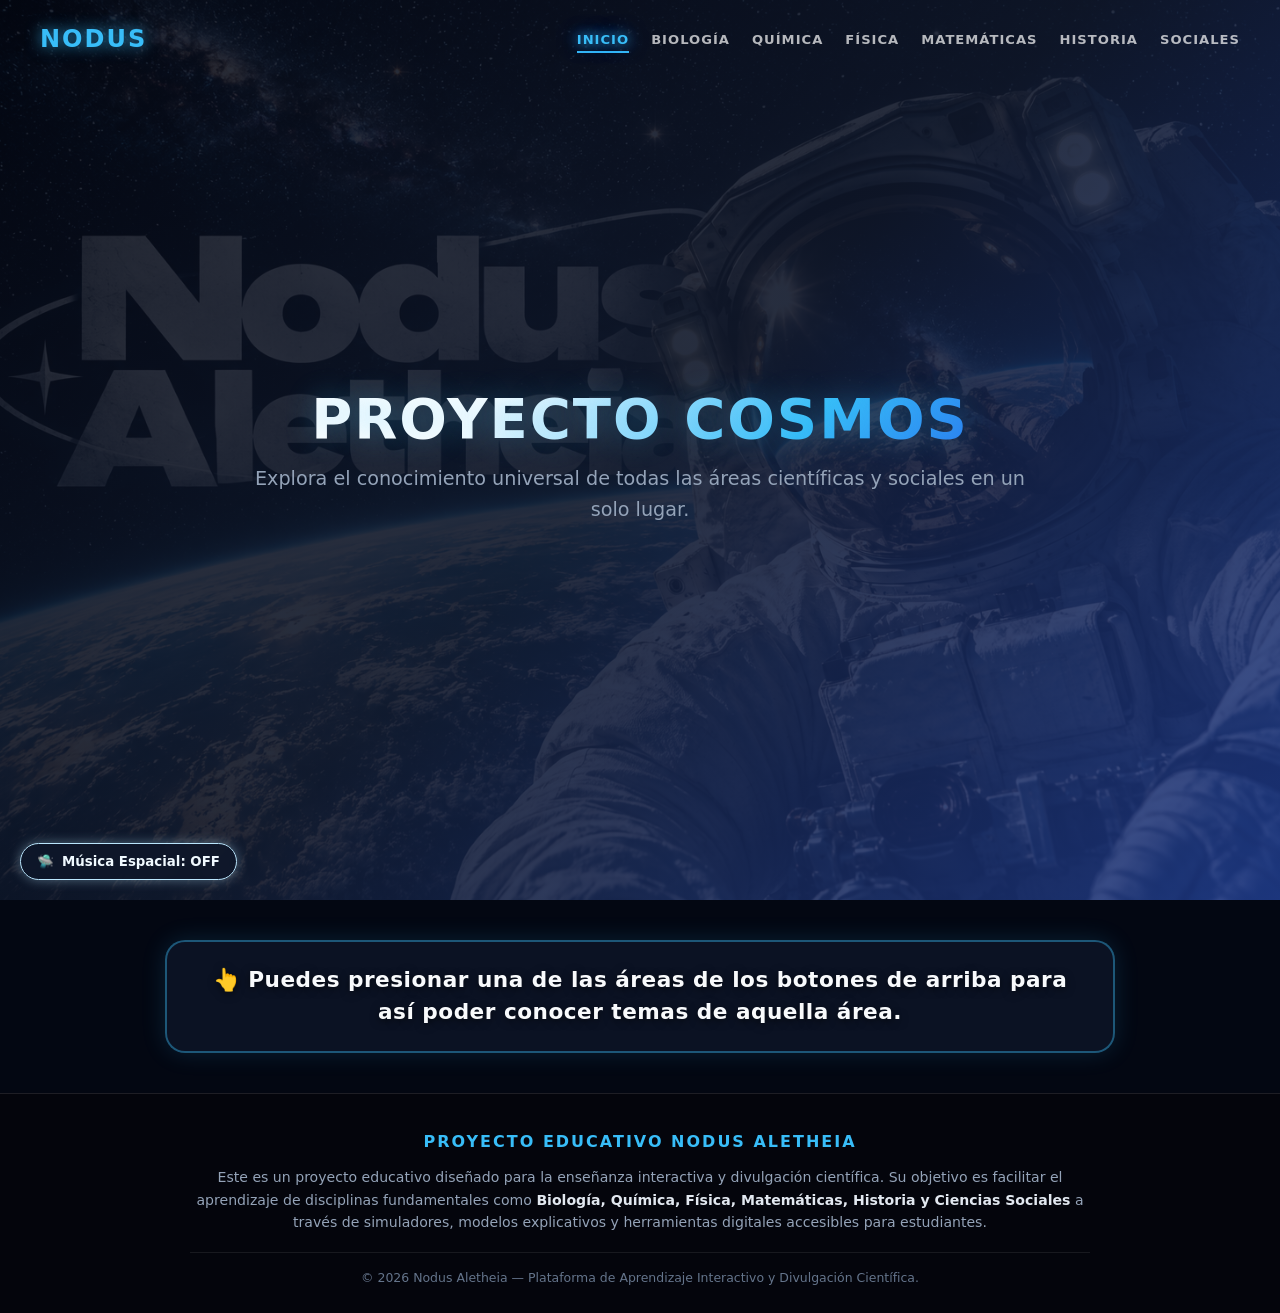
<file: index.html>
<html lang="es">
<head>
    <meta charset="UTF-8">
    <meta name="viewport" content="width=device-width, initial-scale=1.0">
    <title>Nodus - Plataforma Educativa Cosmológica</title>
    <link rel="stylesheet" href="style.css">
    
    <style>
        * {
            margin: 0;
            padding: 0;
            box-sizing: border-box;
            font-family: 'Segoe UI', system-ui, -apple-system, sans-serif;
        }

        body {
            background-color: #030712;
            color: #ffffff;
            overflow-x: hidden;
        }

        /* PORTADA / HERO PRINCIPAL DE INICIO - Cambiado a portada.png */
        .portada-inicio {
            position: relative;
            width: 100%;
            height: 100vh;
            background: linear-gradient(135deg, rgba(3, 7, 18, 0.85) 0%, rgba(15, 23, 42, 0.9) 50%, rgba(30, 58, 138, 0.85) 100%), 
                        url('portada.png') no-repeat center center/cover;
            display: flex;
            flex-direction: column;
            justify-content: space-between;
            padding: 20px 40px;
        }

        /* NAVEGACIÓN SUPERIOR */
        .nav-header {
            display: flex;
            justify-content: space-between;
            align-items: center;
            width: 100%;
            z-index: 10;
        }

        .brand-logo {
            font-size: 1.5rem;
            font-weight: 900;
            letter-spacing: 2px;
            color: #38bdf8;
            text-shadow: 0 0 15px rgba(56, 189, 248, 0.8);
        }

        /* MENÚ DE MATERIAS */
        .menu-navegacion {
            display: flex;
            gap: 22px;
            list-style: none;
        }

        .menu-navegacion a {
            color: rgba(255, 255, 255, 0.7);
            text-decoration: none;
            font-weight: 800;
            font-size: 0.82rem;
            letter-spacing: 1px;
            text-transform: uppercase;
            transition: all 0.3s ease;
        }

        .menu-navegacion a:hover {
            color: #38bdf8;
        }

        /* ÁREA ACTIVA: INICIO (AZUL CELESTE NEÓN) */
        .menu-navegacion a.activo-inicio {
            color: #38bdf8 !important;
            text-shadow: 0 0 12px rgba(56, 189, 248, 0.9),
                         0 0 20px rgba(37, 99, 235, 0.7);
            border-bottom: 2px solid #38bdf8;
            padding-bottom: 4px;
        }

        /* CONTENIDO CENTRAL */
        .hero-content {
            margin: auto;
            text-align: center;
            max-width: 800px;
            z-index: 2;
        }

        .hero-content h1 {
            font-size: 3.5rem;
            font-weight: 900;
            background: linear-gradient(135deg, #ffffff 30%, #38bdf8 70%, #2563eb 100%);
            -webkit-background-clip: text;
            -webkit-text-fill-color: transparent;
            text-shadow: 0 0 30px rgba(56, 189, 248, 0.3);
            margin-bottom: 15px;
        }

        .hero-content p {
            font-size: 1.2rem;
            color: #94a3b8;
            margin-bottom: 25px;
            line-height: 1.6;
        }
    </style>
</head>
<body>

    <!-- PORTADA DE INICIO -->
    <header class="portada-inicio">
        <nav class="nav-header">
            <div class="brand-logo">NODUS</div>

            <!-- MENÚ DE MATERIAS -->
            <ul class="menu-navegacion">
                <li><a href="index.html" class="activo-inicio">INICIO</a></li>
                <li><a href="biologia.html">BIOLOGÍA</a></li>
                <li><a href="quimica.html">QUÍMICA</a></li>
                <li><a href="fisica.html">FÍSICA</a></li>
                <li><a href="matematicas.html">MATEMÁTICAS</a></li>
                <li><a href="historia.html">HISTORIA</a></li>
                <li><a href="sociales.html">SOCIALES</a></li>
            </ul>
        </nav>

        <div class="hero-content">
            <h1>PROYECTO COSMOS</h1>
            <p>Explora el conocimiento universal de todas las áreas científicas y sociales en un solo lugar.</p>
        </div>

        <div></div>
    </header>

    <!-- BANNER DE INSTRUCCIÓN -->
    <div style="
        width: 90% !important;
        max-width: 950px !important;
        margin: 40px auto 20px auto !important;
        padding: 22px 30px !important;
        background: rgba(15, 23, 42, 0.75) !important;
        border: 2px solid rgba(56, 189, 248, 0.4) !important;
        border-radius: 20px !important;
        backdrop-filter: blur(10px) !important;
        text-align: center !important;
        box-shadow: 0 0 25px rgba(56, 189, 248, 0.15) !important;
        box-sizing: border-box !important;
    ">
        <p style="
            color: #f8fafc !important;
            font-size: 1.35rem !important;
            font-weight: 800 !important;
            line-height: 1.5 !important;
            letter-spacing: 0.5px !important;
            font-family: 'Montserrat', system-ui, -apple-system, sans-serif !important;
            margin: 0 !important;
            text-shadow: 0 2px 8px rgba(0, 0, 0, 0.6) !important;
        ">
            👆 Puedes presionar una de las áreas de los botones de arriba para así poder conocer temas de aquella área.
        </p>
    </div>

    <!-- BOTÓN FLOTANTE DE MÚSICA -->
    <div id="control-ambiente-espacial" style="position: fixed; bottom: 20px; left: 20px; z-index: 9999;">
        <button id="btn-musica-espacial" onclick="conmutarAmbienteEspacial()" style="background: rgba(15, 23, 42, 0.85); border: 1px solid #bae6fd; color: #f0f9ff; padding: 10px 16px; border-radius: 20px; font-weight: bold; cursor: pointer; display: flex; align-items: center; gap: 8px; box-shadow: 0 0 12px rgba(186, 230, 253, 0.4); backdrop-filter: blur(5px); transition: all 0.3s ease;">
            <span>🛸</span> <span id="texto-btn-musica">Música Espacial: OFF</span>
        </button>
    </div>

    <!-- ELEMENTO DE AUDIO -->
    <audio id="mi-audio-local" loop preload="auto">
        <source src="musica-espacial.mp3" type="audio/mpeg">
        <source src="musica-espacial.mp4" type="audio/mp4">
    </audio>

    <!-- PIE DE PÁGINA EDUCATIVO -->
    <footer style="
        width: 100% !important;
        background: rgba(5, 6, 12, 0.95) !important;
        border-top: 1px solid rgba(255, 255, 255, 0.1) !important;
        padding: 35px 5% 25px 5% !important;
        margin-top: 40px !important;
        box-sizing: border-box !important;
        text-align: center !important;
        font-family: 'Montserrat', system-ui, -apple-system, sans-serif !important;
        position: relative !important;
        z-index: 10 !important;
    ">
        <div style="max-width: 900px !important; margin: 0 auto !important;">
            <h3 style="
                color: #38bdf8 !important;
                font-size: 1rem !important;
                font-weight: 700 !important;
                letter-spacing: 2px !important;
                text-transform: uppercase !important;
                margin-bottom: 12px !important;
            ">
                Proyecto Educativo Nodus Aletheia
            </h3>
            <p style="
                color: #94a3b8 !important;
                font-size: 0.88rem !important;
                line-height: 1.6 !important;
                margin-bottom: 18px !important;
            ">
                Este es un proyecto educativo diseñado para la enseñanza interactiva y divulgación científica. Su objetivo es facilitar el aprendizaje de disciplinas fundamentales como <strong style="color: #e2e8f0;">Biología, Química, Física, Matemáticas, Historia y Ciencias Sociales</strong> a través de simuladores, modelos explicativos y herramientas digitales accesibles para estudiantes.
            </p>
            <div style="
                border-top: 1px solid rgba(255, 255, 255, 0.08) !important;
                padding-top: 15px !important;
                font-size: 0.78rem !important;
                color: #64748b !important;
            ">
                © 2026 Nodus Aletheia — Plataforma de Aprendizaje Interactivo y Divulgación Científica.
            </div>
        </div>
    </footer>

    <!-- SCRIPTS DE AUDIO Y EFECTOS -->
    <script>
        let estaSonando = false;
        const audio = document.getElementById("mi-audio-local");
        const textoBtn = document.getElementById("texto-btn-musica");
        const btn = document.getElementById("btn-musica-espacial");

        audio.volume = 0.35;

        function conmutarAmbienteEspacial() {
            if (!estaSonando) {
                audio.play().then(() => {
                    estaSonando = true;
                    textoBtn.textContent = "Música Espacial: ON";
                    btn.style.borderColor = "#38bdf8";
                    btn.style.color = "#ffffff";
                    btn.style.boxShadow = "0 0 18px rgba(56, 189, 248, 0.8), 0 0 8px rgba(255, 255, 255, 0.6)";
                }).catch(error => {
                    console.error("Error al reproducir el audio:", error);
                    alert("Asegúrate de haber movido el archivo de audio dentro de la carpeta Proyecto-Cosmos y llamarlo 'musica-espacial.mp3'");
                });
            } else {
                audio.pause();
                audio.currentTime = 0;
                estaSonando = false;
                textoBtn.textContent = "Música Espacial: OFF";
                btn.style.borderColor = "#bae6fd";
                btn.style.color = "#f0f9ff";
                btn.style.boxShadow = "0 0 12px rgba(186, 230, 253, 0.4)";
            }
        }

        // Efecto de sonido espacial interactivo para los clics
        function reproducirSonidoEspacial() {
            try {
                const AudioContext = window.AudioContext || window.webkitAudioContext;
                if (!AudioContext) return;
                
                const audioCtx = new AudioContext();
                const duracion = 0.18; 
                const bufferSize = audioCtx.sampleRate * duracion;
                const buffer = audioCtx.createBuffer(1, bufferSize, audioCtx.sampleRate);
                const data = buffer.getChannelData(0);
                
                for (let i = 0; i < bufferSize; i++) {
                    data[i] = Math.random() * 2 - 1;
                }

                const noiseNode = audioCtx.createBufferSource();
                noiseNode.buffer = buffer;

                const filterNode = audioCtx.createBiquadFilter();
                filterNode.type = 'bandpass';
                filterNode.frequency.setValueAtTime(800, audioCtx.currentTime); 
                filterNode.frequency.exponentialRampToValueAtTime(150, audioCtx.currentTime + duracion);
                filterNode.Q.value = 3.0;

                const gainNode = audioCtx.createGain();
                const volumenBajo = 0.05;

                gainNode.gain.setValueAtTime(0.001, audioCtx.currentTime);
                gainNode.gain.exponentialRampToValueAtTime(volumenBajo, audioCtx.currentTime + 0.03);
                gainNode.gain.exponentialRampToValueAtTime(0.0001, audioCtx.currentTime + duracion);

                noiseNode.connect(filterNode);
                filterNode.connect(gainNode);
                gainNode.connect(audioCtx.destination);

                noiseNode.start();
                noiseNode.stop(audioCtx.currentTime + duracion);
            } catch (e) {}
        }

        document.addEventListener("DOMContentLoaded", function() {
            const elementosInteractivos = document.querySelectorAll("a, button, nav li, select, input[type='button']");
            elementosInteractivos.forEach(elemento => {
                elemento.addEventListener("click", function() {
                    reproducirSonidoEspacial();
                });
            });
        });
    </script>
</body>
</html>
</file>
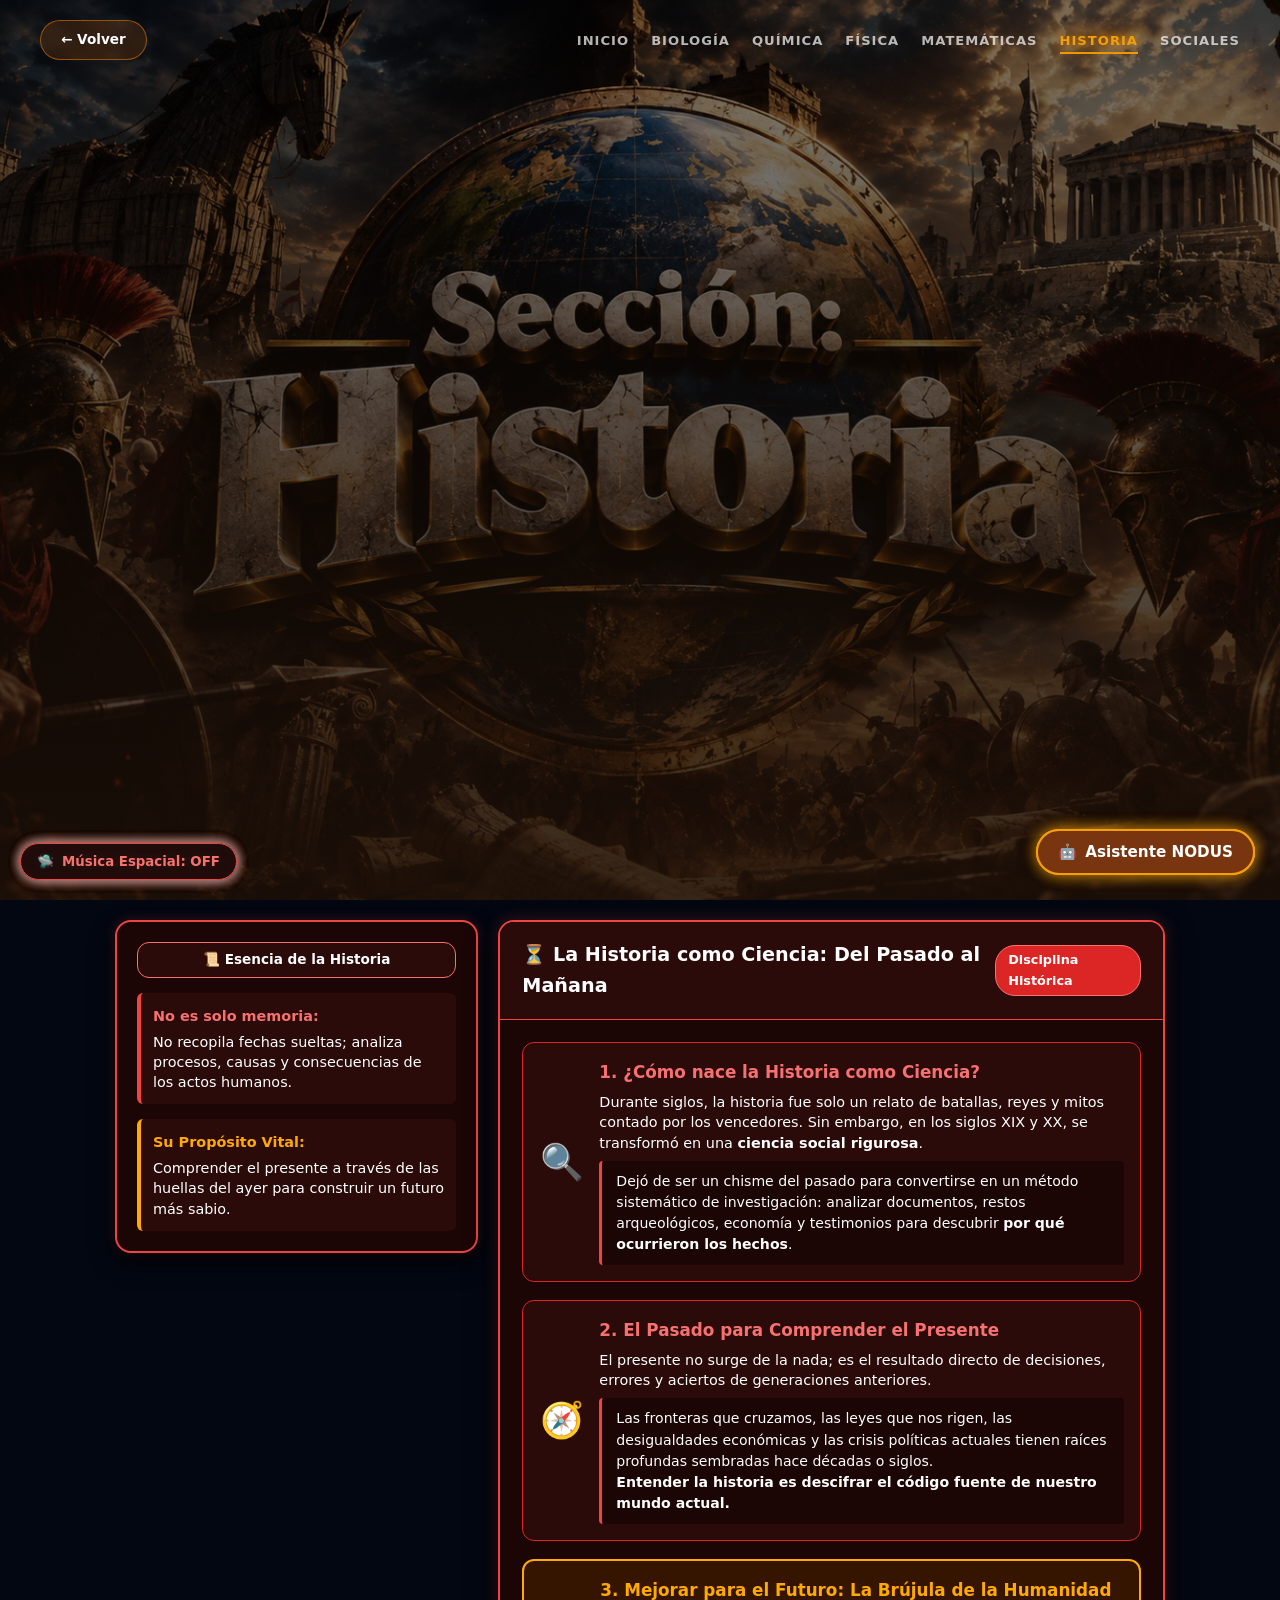
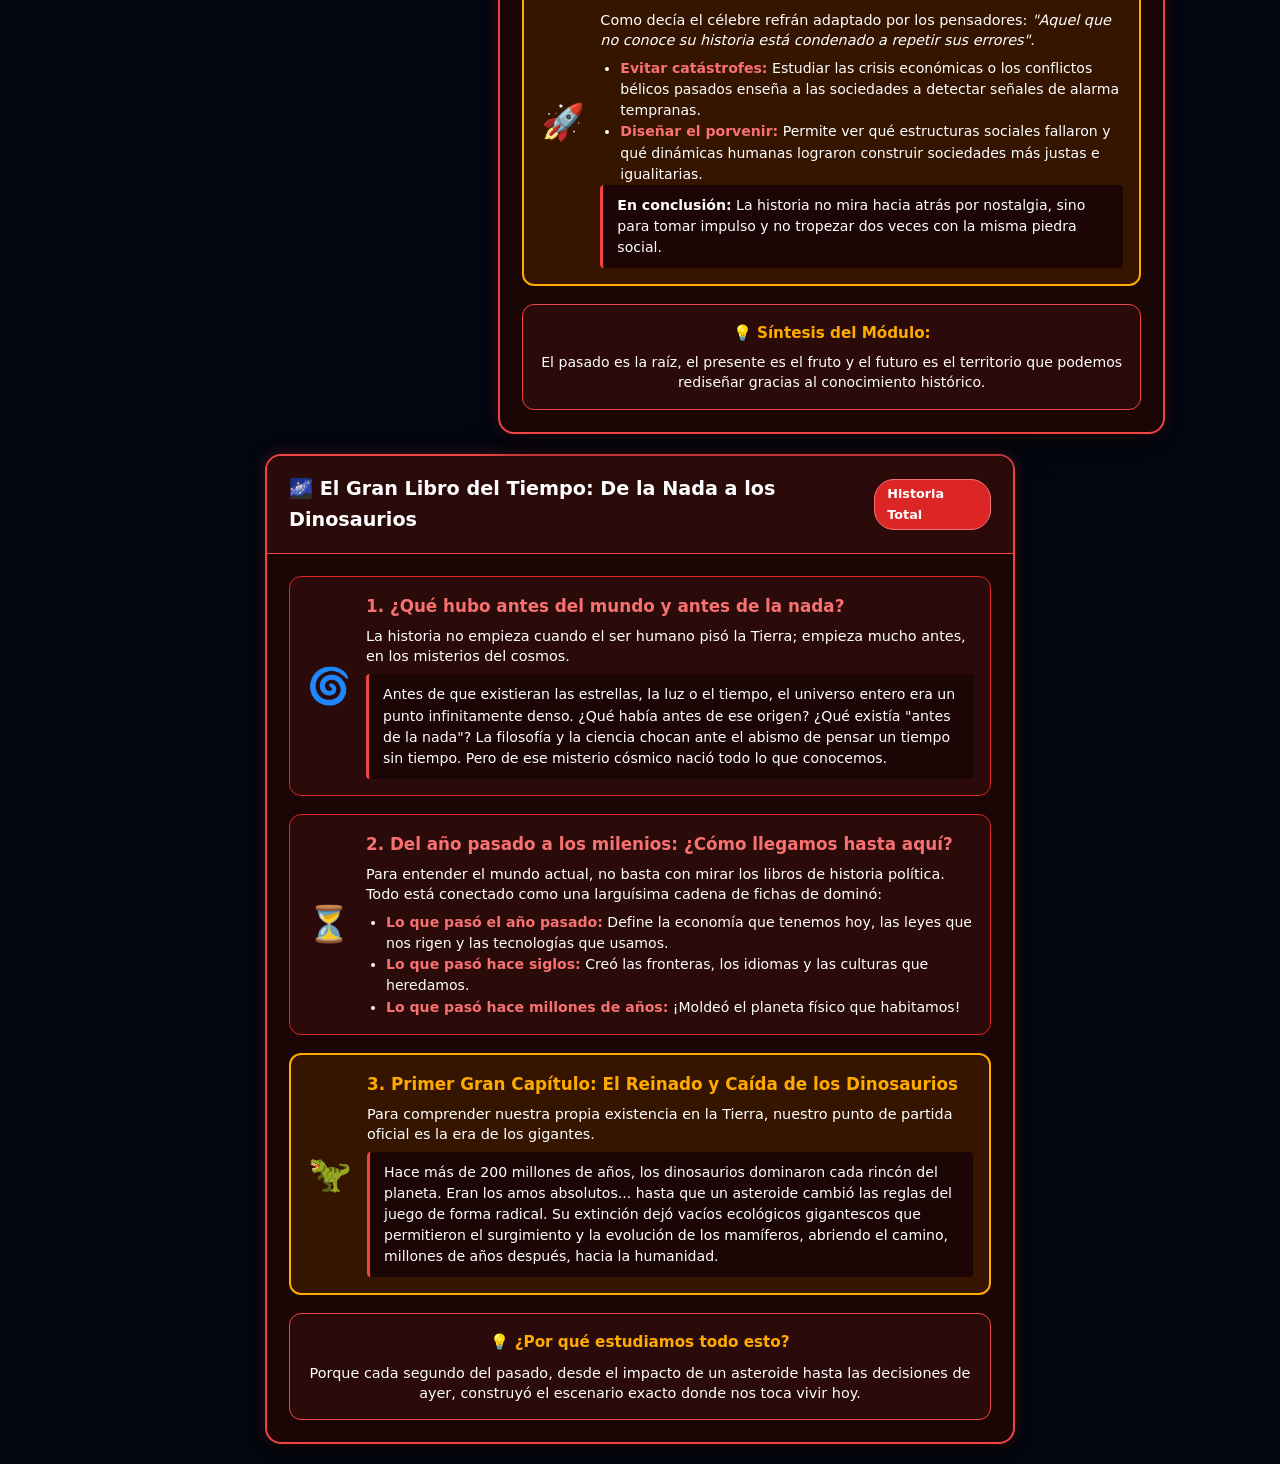
<file: historia.html>
<!DOCTYPE html>
<html lang="es">
<head>
    <meta charset="UTF-8">
    <meta name="viewport" content="width=device-width, initial-scale=1.0">
    <title>Sección: Historia - Nodus</title>
    <link rel="stylesheet" href="style.css">
    
    <style>
        /* ENCABEZADO Y PORTADA DE HISTORIA */
        .portada-historia {
            position: relative;
            width: 100%;
            height: 100vh;
            background: linear-gradient(rgba(0, 0, 0, 0.5), rgba(28, 16, 8, 0.88)), 
                        url('portada-historia.png') no-repeat center center/cover;
            display: flex;
            flex-direction: column;
            justify-content: space-between;
            box-sizing: border-box;
            padding: 20px 40px;
        }

        /* NAVEGACIÓN SUPERIOR */
        .nav-header {
            display: flex;
            justify-content: space-between;
            align-items: center;
            width: 100%;
            z-index: 10;
        }

        /* BOTÓN VOLVER CON ESTILO MARRÓN / BRONCE */
        .btn-volver {
            display: inline-flex;
            align-items: center;
            gap: 8px;
            background: rgba(180, 83, 9, 0.2);
            border: 1px solid rgba(217, 119, 6, 0.6);
            color: #ffffff;
            padding: 8px 20px;
            border-radius: 20px;
            text-decoration: none;
            font-weight: 700;
            font-size: 0.85rem;
            backdrop-filter: blur(6px);
            transition: all 0.3s ease;
        }

        .btn-volver:hover {
            background: #b45309;
            box-shadow: 0 0 15px rgba(217, 119, 6, 0.6);
            transform: translateX(-3px);
        }

        /* MENÚ DE ÁREAS */
        .menu-navegacion {
            display: flex;
            gap: 22px;
            list-style: none;
            margin: 0;
            padding: 0;
        }

        .menu-navegacion a {
            color: rgba(255, 255, 255, 0.7);
            text-decoration: none;
            font-weight: 800;
            font-size: 0.82rem;
            letter-spacing: 1px;
            text-transform: uppercase;
            transition: all 0.3s ease;
        }

        .menu-navegacion a:hover {
            color: #ffffff;
        }

        /* ÁREA ACTIVA: HISTORIA (MARRÓN / COBRE DORADO) */
        .menu-navegacion a.activo-historia {
            color: #f59e0b !important;
            text-shadow: 0 0 12px rgba(245, 158, 11, 0.9),
                         0 0 20px rgba(180, 83, 9, 0.7);
            border-bottom: 2px solid #f59e0b;
            padding-bottom: 4px;
        }
    </style>
</head>
<body>

    <!-- PORTADA HISTORIA -->
    <header class="portada-historia">
        <nav class="nav-header">
            <!-- BOTÓN VOLVER -->
            <a href="inicio.html" class="btn-volver">← Volver</a>

            <!-- MENÚ DE MATERIAS -->
            <ul class="menu-navegacion">
                <li><a href="index.html">INICIO</a></li>
                <li><a href="biologia.html">BIOLOGÍA</a></li>
                <li><a href="quimica.html">QUÍMICA</a></li>
                <li><a href="fisica.html">FÍSICA</a></li>
                <li><a href="matematicas.html">MATEMÁTICAS</a></li>
                <li><a href="historia.html" class="activo-historia">HISTORIA</a></li>
                <li><a href="sociales.html">SOCIALES</a></li>
            </ul>
        </nav>
    </header>

</body>


<!-- BOTÓN FLOTANTE DE MÚSICA (MARRÓN BRONCE / DORADO) -->
<div id="control-ambiente-espacial" style="position: fixed; bottom: 20px; left: 20px; z-index: 9999;">
    <button id="btn-musica-espacial" onclick="conmutarAmbienteEspacial()" style="background: rgba(26, 16, 8, 0.9); border: 1px solid #d97706; color: #f59e0b; padding: 10px 16px; border-radius: 20px; font-weight: bold; cursor: pointer; display: flex; align-items: center; gap: 8px; box-shadow: 0 0 12px rgba(217, 119, 6, 0.4); backdrop-filter: blur(5px); transition: all 0.3s ease;">
        <span>🛸</span> <span id="texto-btn-musica">Música Espacial: OFF</span>
    </button>
</div>

<!-- ELEMENTO DE AUDIO APUNTANDO A TU ARCHIVO -->
<audio id="mi-audio-local" loop preload="auto">
    <source src="musica-espacial.mp3" type="audio/mpeg">
    <source src="musica-espacial.mp4" type="audio/mp4">
</audio>

<script>
    let estaSonando = false;
    const audio = document.getElementById("mi-audio-local");
    const textoBtn = document.getElementById("texto-btn-musica");
    const btn = document.getElementById("btn-musica-espacial");

    // Volumen fijado en 0.35
    audio.volume = 0.35;

    function conmutarAmbienteEspacial() {
        if (!estaSonando) {
            audio.play().then(() => {
                estaSonando = true;
                textoBtn.textContent = "Música Espacial: ON";
                // Estado ACTIVO (ON): Dorado cobrizo brillante encendido
                btn.style.borderColor = "#fbbf24";
                btn.style.color = "#fbbf24";
                btn.style.boxShadow = "0 0 18px rgba(251, 191, 36, 0.7)";
            }).catch(error => {
                console.error("Error al reproducir el audio:", error);
                alert("Asegúrate de haber movido el archivo de audio dentro de la carpeta Proyecto-Cosmos y llamarlo 'musica-espacial.mp3'");
            });
        } else {
            audio.pause();
            audio.currentTime = 0; // Reinicia la canción al inicio
            estaSonando = false;

            textoBtn.textContent = "Música Espacial: OFF";
            // Estado INACTIVO (OFF): Marrón bronce estándar
            btn.style.borderColor = "#d97706";
            btn.style.color = "#f59e0b";
            btn.style.boxShadow = "0 0 12px rgba(217, 119, 6, 0.4)";
        }
    }
</script>





<!DOCTYPE html>
<html lang="es">
<head>
    <meta charset="UTF-8">
    <meta name="viewport" content="width=device-width, initial-scale=1.0">
    <title>Nodus - Plataforma Educativa Cosmológica</title>
    <link rel="stylesheet" href="style.css">
    
    <style>
        * {
            margin: 0;
            padding: 0;
            box-sizing: border-box;
            font-family: 'Segoe UI', system-ui, -apple-system, sans-serif;
        }

        body {
            background-color: #030712;
            color: #ffffff;
            overflow-x: hidden;
        }

        /* PORTADA / HERO PRINCIPAL DE INICIO */
        .portada-inicio {
            position: relative;
            width: 100%;
            height: 100vh;
            /* Azul oscuro profundo con degradado y combinación celeste */
            background: linear-gradient(135deg, rgba(3, 7, 18, 0.85) 0%, rgba(15, 23, 42, 0.9) 50%, rgba(30, 58, 138, 0.85) 100%), 
                        url('nebulosa1.png') no-repeat center center/cover;
            display: flex;
            flex-direction: column;
            justify-content: space-between;
            padding: 20px 40px;
        }

        /* NAVEGACIÓN SUPERIOR */
        .nav-header {
            display: flex;
            justify-content: space-between;
            align-items: center;
            width: 100%;
            z-index: 10;
        }

        .brand-logo {
            font-size: 1.5rem;
            font-weight: 900;
            letter-spacing: 2px;
            color: #38bdf8;
            text-shadow: 0 0 15px rgba(56, 189, 248, 0.8);
        }

        /* MENÚ DE MATERIAS */
        .menu-navegacion {
            display: flex;
            gap: 22px;
            list-style: none;
        }

        .menu-navegacion a {
            color: rgba(255, 255, 255, 0.7);
            text-decoration: none;
            font-weight: 800;
            font-size: 0.82rem;
            letter-spacing: 1px;
            text-transform: uppercase;
            transition: all 0.3s ease;
        }

        .menu-navegacion a:hover {
            color: #38bdf8;
        }

        /* ÁREA ACTIVA: INICIO (AZUL CELESTE NEÓN) */
        .menu-navegacion a.activo-inicio {
            color: #38bdf8 !important;
            text-shadow: 0 0 12px rgba(56, 189, 248, 0.9),
                         0 0 20px rgba(37, 99, 235, 0.7);
            border-bottom: 2px solid #38bdf8;
            padding-bottom: 4px;
        }

        /* CONTENIDO CENTRAL */
        .hero-content {
            margin: auto;
            text-align: center;
            max-width: 800px;
            z-index: 2;
        }

        .hero-content h1 {
            font-size: 3.5rem;
            font-weight: 900;
            background: linear-gradient(135deg, #ffffff 30%, #38bdf8 70%, #2563eb 100%);
            -webkit-background-clip: text;
            -webkit-text-fill-color: transparent;
            text-shadow: 0 0 30px rgba(56, 189, 248, 0.3);
            margin-bottom: 15px;
        }

        .hero-content p {
            font-size: 1.2rem;
            color: #94a3b8;
            margin-bottom: 25px;
            line-height: 1.6;
        }

        /* ESTILOS DEL ASISTENTE VIRTUAL (AZUL OSCURO Y CELESTE) */
        #ia-floating-btn {
            position: fixed;
            bottom: 25px;
            right: 25px;
            background: linear-gradient(135deg, #0284c7, #2563eb);
            color: #ffffff;
            border: none;
            padding: 12px 20px;
            border-radius: 30px;
            font-size: 0.95rem;
            font-weight: 700;
            cursor: pointer;
            box-shadow: 0 4px 20px rgba(37, 99, 235, 0.5);
            z-index: 99999;
            display: flex;
            align-items: center;
            gap: 8px;
            transition: transform 0.2s, box-shadow 0.2s;
        }

        #ia-floating-btn:hover {
            transform: translateY(-3px);
            box-shadow: 0 6px 25px rgba(56, 189, 248, 0.7);
        }

        #ia-chat-modal {
            position: fixed;
            bottom: 85px;
            right: 25px;
            width: 350px;
            height: 450px;
            background: #030712;
            border: 1px solid rgba(56, 189, 248, 0.3);
            border-radius: 16px;
            box-shadow: 0 10px 30px rgba(0, 0, 0, 0.9);
            z-index: 99999;
            display: none;
            flex-direction: column;
            overflow: hidden;
        }

        .ia-header {
            background: #0f172a;
            padding: 14px 18px;
            display: flex;
            justify-content: space-between;
            align-items: center;
            color: #ffffff;
            font-weight: 700;
            font-size: 0.9rem;
            border-bottom: 1px solid rgba(56, 189, 248, 0.2);
        }

        .ia-close-btn {
            background: transparent;
            border: none;
            color: #94a3b8;
            font-size: 1.1rem;
            cursor: pointer;
        }

        .ia-messages {
            flex: 1;
            padding: 15px;
            overflow-y: auto;
            display: flex;
            flex-direction: column;
            gap: 10px;
        }

        .ia-msg {
            max-width: 85%;
            padding: 10px 14px;
            border-radius: 12px;
            font-size: 0.85rem;
            line-height: 1.4;
            word-break: break-word;
        }

        .ia-msg.bot {
            background: rgba(255, 255, 255, 0.08);
            color: #e2e8f0;
            align-self: flex-start;
            border-bottom-left-radius: 2px;
        }

        .ia-msg.user {
            background: #2563eb;
            color: #ffffff;
            align-self: flex-end;
            border-bottom-right-radius: 2px;
        }

        .ia-input-container {
            padding: 12px;
            background: #0f172a;
            display: flex;
            gap: 8px;
            border-top: 1px solid rgba(56, 189, 248, 0.2);
        }

        .ia-input-container input {
            flex: 1;
            background: rgba(255, 255, 255, 0.05);
            border: 1px solid rgba(56, 189, 248, 0.3);
            padding: 10px 14px;
            border-radius: 20px;
            color: #ffffff;
            font-size: 0.85rem;
            outline: none;
        }

        .ia-input-container input:focus {
            border-color: #38bdf8;
        }

        .ia-input-container button {
            background: #0284c7;
            border: none;
            color: #ffffff;
            width: 36px;
            height: 36px;
            border-radius: 50%;
            cursor: pointer;
        }
    </style>
</head>
<body>

    
<!DOCTYPE html>
<html lang="es">
<head>
    <meta charset="UTF-8">
    <meta name="viewport" content="width=device-width, initial-scale=1.0">
    <title>Nodus - Plataforma Educativa Cosmológica</title>
    <link rel="stylesheet" href="style.css">
    
    <style>
        * {
            margin: 0;
            padding: 0;
            box-sizing: border-box;
            font-family: 'Segoe UI', system-ui, -apple-system, sans-serif;
        }

        body {
            background-color: #030712;
            color: #ffffff;
            overflow-x: hidden;
        }

        /* PORTADA / HERO PRINCIPAL DE INICIO */
        .portada-inicio {
            position: relative;
            width: 100%;
            height: 100vh;
            /* Degradado en azul oscuro con la imagen portada.png */
            background: linear-gradient(135deg, rgba(3, 7, 18, 0.82) 0%, rgba(15, 23, 42, 0.88) 50%, rgba(30, 58, 138, 0.82) 100%), 
                        url('portada.png') no-repeat center center/cover;
            display: flex;
            flex-direction: column;
            justify-content: space-between;
            padding: 20px 40px;
        }

        /* NAVEGACIÓN SUPERIOR */
        .nav-header {
            display: flex;
            justify-content: space-between;
            align-items: center;
            width: 100%;
            z-index: 10;
        }

        .brand-logo {
            font-size: 1.5rem;
            font-weight: 900;
            letter-spacing: 2px;
            color: #38bdf8;
            text-shadow: 0 0 15px rgba(56, 189, 248, 0.8);
        }

        /* MENÚ DE MATERIAS */
        .menu-navegacion {
            display: flex;
            gap: 22px;
            list-style: none;
        }

        .menu-navegacion a {
            color: rgba(255, 255, 255, 0.7);
            text-decoration: none;
            font-weight: 800;
            font-size: 0.82rem;
            letter-spacing: 1px;
            text-transform: uppercase;
            transition: all 0.3s ease;
        }

        .menu-navegacion a:hover {
            color: #38bdf8;
        }

        /* ÁREA ACTIVA: INICIO (AZUL CELESTE NEÓN) */
        .menu-navegacion a.activo-inicio {
            color: #38bdf8 !important;
            text-shadow: 0 0 12px rgba(56, 189, 248, 0.9),
                         0 0 20px rgba(37, 99, 235, 0.7);
            border-bottom: 2px solid #38bdf8;
            padding-bottom: 4px;
        }

        /* CONTENIDO CENTRAL */
        .hero-content {
            margin: auto;
            text-align: center;
            max-width: 800px;
            z-index: 2;
        }

        .hero-content h1 {
            font-size: 3.5rem;
            font-weight: 900;
            background: linear-gradient(135deg, #ffffff 30%, #38bdf8 70%, #2563eb 100%);
            -webkit-background-clip: text;
            -webkit-text-fill-color: transparent;
            text-shadow: 0 0 30px rgba(56, 189, 248, 0.3);
            margin-bottom: 15px;
        }

        .hero-content p {
            font-size: 1.2rem;
            color: #94a3b8;
            margin-bottom: 25px;
            line-height: 1.6;
        }

        /* ESTILOS DEL ASISTENTE VIRTUAL (AZUL OSCURO Y CELESTE) */
        #ia-floating-btn {
            position: fixed;
            bottom: 25px;
            right: 25px;
            background: linear-gradient(135deg, #0284c7, #2563eb);
            color: #ffffff;
            border: none;
            padding: 12px 20px;
            border-radius: 30px;
            font-size: 0.95rem;
            font-weight: 700;
            cursor: pointer;
            box-shadow: 0 4px 20px rgba(37, 99, 235, 0.5);
            z-index: 99999;
            display: flex;
            align-items: center;
            gap: 8px;
            transition: transform 0.2s, box-shadow 0.2s;
        }

        #ia-floating-btn:hover {
            transform: translateY(-3px);
            box-shadow: 0 6px 25px rgba(56, 189, 248, 0.7);
        }

        #ia-chat-modal {
            position: fixed;
            bottom: 85px;
            right: 25px;
            width: 350px;
            height: 450px;
            background: #030712;
            border: 1px solid rgba(56, 189, 248, 0.3);
            border-radius: 16px;
            box-shadow: 0 10px 30px rgba(0, 0, 0, 0.9);
            z-index: 99999;
            display: none;
            flex-direction: column;
            overflow: hidden;
        }

        .ia-header {
            background: #0f172a;
            padding: 14px 18px;
            display: flex;
            justify-content: space-between;
            align-items: center;
            color: #ffffff;
            font-weight: 700;
            font-size: 0.9rem;
            border-bottom: 1px solid rgba(56, 189, 248, 0.2);
        }

        .ia-close-btn {
            background: transparent;
            border: none;
            color: #94a3b8;
            font-size: 1.1rem;
            cursor: pointer;
        }

        .ia-messages {
            flex: 1;
            padding: 15px;
            overflow-y: auto;
            display: flex;
            flex-direction: column;
            gap: 10px;
        }

        .ia-msg {
            max-width: 85%;
            padding: 10px 14px;
            border-radius: 12px;
            font-size: 0.85rem;
            line-height: 1.4;
            word-break: break-word;
        }

        .ia-msg.bot {
            background: rgba(255, 255, 255, 0.08);
            color: #e2e8f0;
            align-self: flex-start;
            border-bottom-left-radius: 2px;
        }

        .ia-msg.user {
            background: #2563eb;
            color: #ffffff;
            align-self: flex-end;
            border-bottom-right-radius: 2px;
        }

        .ia-input-container {
            padding: 12px;
            background: #0f172a;
            display: flex;
            gap: 8px;
            border-top: 1px solid rgba(56, 189, 248, 0.2);
        }

        .ia-input-container input {
            flex: 1;
            background: rgba(255, 255, 255, 0.05);
            border: 1px solid rgba(56, 189, 248, 0.3);
            padding: 10px 14px;
            border-radius: 20px;
            color: #ffffff;
            font-size: 0.85rem;
            outline: none;
        }

        .ia-input-container input:focus {
            border-color: #38bdf8;
        }

        .ia-input-container button {
            background: #0284c7;
            border: none;
            color: #ffffff;
            width: 36px;
            height: 36px;
            border-radius: 50%;
            cursor: pointer;
        }
    </style>
</head>
<body>

    <!-- BOTÓN FLOTANTE DEL ASISTENTE DE IA -->
    <button id="ia-floating-btn" onclick="toggleIAChat()">
        🤖 Asistente NODUS
    </button>

    <!-- VENTANA DE CHAT -->
    <div id="ia-chat-modal">
        <div class="ia-header">
            <span>Asistente NODUS</span>
            <button class="ia-close-btn" onclick="toggleIAChat()">✕</button>
        </div>
        <div class="ia-messages" id="ia-messages-container">
            <div class="ia-msg bot">
                ¡Hola! Soy tu asistente de NODUS. ¿En qué puedo ayudarte hoy sobre tus materias?
            </div>
        </div>
        <div class="ia-input-container">
            <input type="text" id="ia-user-input" placeholder="Escribe tu duda..." onkeydown="handleIAKeyPress(event)">
            <button onclick="sendIAMessage()">➤</button>
        </div>
    </div>

    <!-- SCRIPT DE CONEXIÓN CON GEMINI API -->
    <script>
        const GEMINI_API_KEY = "TU_API_KEY_AQUI";

        function toggleIAChat() {
            const chat = document.getElementById('ia-chat-modal');
            chat.style.display = (chat.style.display === 'flex') ? 'none' : 'flex';
        }

        function handleIAKeyPress(e) {
            if (e.key === 'Enter') sendIAMessage();
        }

        async function sendIAMessage() {
            const input = document.getElementById('ia-user-input');
            const container = document.getElementById('ia-messages-container');
            const prompt = input.value.trim();
            if (!prompt) return;

            const userMsg = document.createElement('div');
            userMsg.className = 'ia-msg user';
            userMsg.textContent = prompt;
            container.appendChild(userMsg);

            input.value = '';
            container.scrollTop = container.scrollHeight;

            const botMsg = document.createElement('div');
            botMsg.className = 'ia-msg bot';
            botMsg.textContent = 'Pensando respuesta...';
            container.appendChild(botMsg);
            container.scrollTop = container.scrollHeight;

            try {
                const response = await fetch(`https://generativelanguage.googleapis.com/v1beta/models/gemini-1.5-flash:generateContent?key=${GEMINI_API_KEY}`, {
                    method: 'POST',
                    headers: { 'Content-Type': 'application/json' },
                    body: JSON.stringify({
                        contents: [{ parts: [{ text: prompt }] }]
                    })
                });

                const data = await response.json();

                if (data.candidates && data.candidates[0].content.parts[0].text) {
                    botMsg.textContent = data.candidates[0].content.parts[0].text;
                } else {
                    botMsg.textContent = 'No se obtuvo respuesta del asistente.';
                }
            } catch (error) {
                console.error("Error API Gemini:", error);
                botMsg.textContent = 'Error de conexión con el servicio de Inteligencia Artificial.';
            }

            container.scrollTop = container.scrollHeight;
        }
    </script>
</body>
</html>


<!-- BOTÓN FLOTANTE DE MÚSICA -->

<div id="control-ambiente-espacial" style="position: fixed; bottom: 20px; left: 20px; z-index: 9999;">

    <button id="btn-musica-espacial" onclick="conmutarAmbienteEspacial()" style="background: rgba(10, 14, 26, 0.9); border: 1px solid #00ffcc; color: #00ffcc; padding: 10px 16px; border-radius: 20px; font-weight: bold; cursor: pointer; display: flex; align-items: center; gap: 8px; box-shadow: 0 0 10px rgba(0,255,204,0.3); backdrop-filter: blur(5px); transition: all 0.3s;">

        <span>🛸</span> <span id="texto-btn-musica">Música Espacial: OFF</span>

    </button>

</div>



<!-- ELEMENTO DE AUDIO APUNTANDO A TU ARCHIVO -->

<audio id="mi-audio-local" loop preload="auto">

    <source src="musica-espacial.mp3" type="audio/mpeg">

    <source src="musica-espacial.mp4" type="audio/mp4">

</audio>



<script>

    let estaSonando = false;

    const audio = document.getElementById("mi-audio-local");

    const textoBtn = document.getElementById("texto-btn-musica");

    const btn = document.getElementById("btn-musica-espacial");



    // Volumen fijado en 0.35

    audio.volume = 0.35;



    function conmutarAmbienteEspacial() {

        if (!estaSonando) {

            audio.play().then(() => {

                estaSonando = true;

                textoBtn.textContent = "Música Espacial: ON";

                btn.style.borderColor = "#ffcc00";

                btn.style.color = "#ffcc00";

                btn.style.boxShadow = "0 0 15px rgba(255,204,0,0.5)";

            }).catch(error => {

                console.error("Error al reproducir el audio:", error);

                alert("Asegúrate de haber movido el archivo de audio dentro de la carpeta Proyecto-Cosmos y llamarlo 'musica-espacial.mp3'");

            });

        } else {

            audio.pause();

            audio.currentTime = 0; // Reinicia la canción al inicio

            estaSonando = false;



            textoBtn.textContent = "Música Espacial: OFF";

            btn.style.borderColor = "#00ffcc";

            btn.style.color = "#00ffcc";

            btn.style.boxShadow = "0 0 10px rgba(0,255,204,0.3)";

        }

    }

</script>




<!-- BOTÓN FLOTANTE DE MÚSICA (NARANJA NEÓN) -->
<div id="control-ambiente-espacial" style="position: fixed; bottom: 20px; left: 20px; z-index: 9999;">
    <button id="btn-musica-espacial" onclick="conmutarAmbienteEspacial()" style="background: rgba(28, 12, 4, 0.9); border: 1px solid #f97316; color: #fb923c; padding: 10px 16px; border-radius: 20px; font-weight: bold; cursor: pointer; display: flex; align-items: center; gap: 8px; box-shadow: 0 0 12px rgba(249, 115, 22, 0.4); backdrop-filter: blur(5px); transition: all 0.3s ease;">
        <span>🛸</span> <span id="texto-btn-musica">Música Espacial: OFF</span>
    </button>
</div>

<!-- ELEMENTO DE AUDIO APUNTANDO A TU ARCHIVO -->
<audio id="mi-audio-local" loop preload="auto">
    <source src="musica-espacial.mp3" type="audio/mpeg">
    <source src="musica-espacial.mp4" type="audio/mp4">
</audio>

<script>
    let estaSonando = false;
    const audio = document.getElementById("mi-audio-local");
    const textoBtn = document.getElementById("texto-btn-musica");
    const btn = document.getElementById("btn-musica-espacial");

    // Volumen fijado en 0.35
    audio.volume = 0.35;

    function conmutarAmbienteEspacial() {
        if (!estaSonando) {
            audio.play().then(() => {
                estaSonando = true;
                textoBtn.textContent = "Música Espacial: ON";
                // Estado ACTIVO (ON): Naranja neón intenso encendido
                btn.style.borderColor = "#ffaa00";
                btn.style.color = "#ffaa00";
                btn.style.boxShadow = "0 0 18px rgba(255, 170, 0, 0.7)";
            }).catch(error => {
                console.error("Error al reproducir el audio:", error);
                alert("Asegúrate de haber movido el archivo de audio dentro de la carpeta Proyecto-Cosmos y llamarlo 'musica-espacial.mp3'");
            });
        } else {
            audio.pause();
            audio.currentTime = 0; // Reinicia la canción al inicio
            estaSonando = false;

            textoBtn.textContent = "Música Espacial: OFF";
            // Estado INACTIVO (OFF): Naranja fuego estándar
            btn.style.borderColor = "#f97316";
            btn.style.color = "#fb923c";
            btn.style.boxShadow = "0 0 12px rgba(249, 115, 22, 0.4)";
        }
    }
</script>

<!-- BOTÓN FLOTANTE DE MÚSICA (MORADO NEÓN) -->
<div id="control-ambiente-espacial" style="position: fixed; bottom: 20px; left: 20px; z-index: 9999;">
    <button id="btn-musica-espacial" onclick="conmutarAmbienteEspacial()" style="background: rgba(20, 8, 36, 0.9); border: 1px solid #a855f7; color: #c084fc; padding: 10px 16px; border-radius: 20px; font-weight: bold; cursor: pointer; display: flex; align-items: center; gap: 8px; box-shadow: 0 0 12px rgba(168, 85, 247, 0.4); backdrop-filter: blur(5px); transition: all 0.3s ease;">
        <span>🛸</span> <span id="texto-btn-musica">Música Espacial: OFF</span>
    </button>
</div>

<!-- ELEMENTO DE AUDIO APUNTANDO A TU ARCHIVO -->
<audio id="mi-audio-local" loop preload="auto">
    <source src="musica-espacial.mp3" type="audio/mpeg">
    <source src="musica-espacial.mp4" type="audio/mp4">
</audio>

<script>
    let estaSonando = false;
    const audio = document.getElementById("mi-audio-local");
    const textoBtn = document.getElementById("texto-btn-musica");
    const btn = document.getElementById("btn-musica-espacial");

    // Volumen fijado en 0.35
    audio.volume = 0.35;

    function conmutarAmbienteEspacial() {
        if (!estaSonando) {
            audio.play().then(() => {
                estaSonando = true;
                textoBtn.textContent = "Música Espacial: ON";
                // Estado ACTIVO (ON): Violeta neón intenso encendido
                btn.style.borderColor = "#e879f9";
                btn.style.color = "#e879f9";
                btn.style.boxShadow = "0 0 18px rgba(232, 121, 249, 0.7)";
            }).catch(error => {
                console.error("Error al reproducir el audio:", error);
                alert("Asegúrate de haber movido el archivo de audio dentro de la carpeta Proyecto-Cosmos y llamarlo 'musica-espacial.mp3'");
            });
        } else {
            audio.pause();
            audio.currentTime = 0; // Reinicia la canción al inicio
            estaSonando = false;

            textoBtn.textContent = "Música Espacial: OFF";
            // Estado INACTIVO (OFF): Morado violeta estándar
            btn.style.borderColor = "#a855f7";
            btn.style.color = "#c084fc";
            btn.style.boxShadow = "0 0 12px rgba(168, 85, 247, 0.4)";
        }
    }
</script>

<!-- BOTÓN FLOTANTE DE MÚSICA (AZUL NEÓN) -->
<div id="control-ambiente-espacial" style="position: fixed; bottom: 20px; left: 20px; z-index: 9999;">
    <button id="btn-musica-espacial" onclick="conmutarAmbienteEspacial()" style="background: rgba(6, 18, 36, 0.9); border: 1px solid #3b82f6; color: #60a5fa; padding: 10px 16px; border-radius: 20px; font-weight: bold; cursor: pointer; display: flex; align-items: center; gap: 8px; box-shadow: 0 0 12px rgba(59, 130, 246, 0.4); backdrop-filter: blur(5px); transition: all 0.3s ease;">
        <span>🛸</span> <span id="texto-btn-musica">Música Espacial: OFF</span>
    </button>
</div>

<!-- ELEMENTO DE AUDIO APUNTANDO A TU ARCHIVO -->
<audio id="mi-audio-local" loop preload="auto">
    <source src="musica-espacial.mp3" type="audio/mpeg">
    <source src="musica-espacial.mp4" type="audio/mp4">
</audio>

<script>
    let estaSonando = false;
    const audio = document.getElementById("mi-audio-local");
    const textoBtn = document.getElementById("texto-btn-musica");
    const btn = document.getElementById("btn-musica-espacial");

    // Volumen fijado en 0.35
    audio.volume = 0.35;

    function conmutarAmbienteEspacial() {
        if (!estaSonando) {
            audio.play().then(() => {
                estaSonando = true;
                textoBtn.textContent = "Música Espacial: ON";
                // Estado ACTIVO (ON): Celeste neón brillante encendido
                btn.style.borderColor = "#38bdf8";
                btn.style.color = "#38bdf8";
                btn.style.boxShadow = "0 0 18px rgba(56, 189, 248, 0.7)";
            }).catch(error => {
                console.error("Error al reproducir el audio:", error);
                alert("Asegúrate de haber movido el archivo de audio dentro de la carpeta Proyecto-Cosmos y llamarlo 'musica-espacial.mp3'");
            });
        } else {
            audio.pause();
            audio.currentTime = 0; // Reinicia la canción al inicio
            estaSonando = false;

            textoBtn.textContent = "Música Espacial: OFF";
            // Estado INACTIVO (OFF): Azul eléctrico estándar
            btn.style.borderColor = "#3b82f6";
            btn.style.color = "#60a5fa";
            btn.style.boxShadow = "0 0 12px rgba(59, 130, 246, 0.4)";
        }
    }
</script>

<!-- BOTÓN FLOTANTE DE MÚSICA (BLANCO CON TOQUES CELESTES) -->
<div id="control-ambiente-espacial" style="position: fixed; bottom: 20px; left: 20px; z-index: 9999;">
    <button id="btn-musica-espacial" onclick="conmutarAmbienteEspacial()" style="background: rgba(15, 23, 42, 0.85); border: 1px solid #bae6fd; color: #f0f9ff; padding: 10px 16px; border-radius: 20px; font-weight: bold; cursor: pointer; display: flex; align-items: center; gap: 8px; box-shadow: 0 0 12px rgba(186, 230, 253, 0.4); backdrop-filter: blur(5px); transition: all 0.3s ease;">
        <span>🛸</span> <span id="texto-btn-musica">Música Espacial: OFF</span>
    </button>
</div>

<!-- ELEMENTO DE AUDIO APUNTANDO A TU ARCHIVO -->
<audio id="mi-audio-local" loop preload="auto">
    <source src="musica-espacial.mp3" type="audio/mpeg">
    <source src="musica-espacial.mp4" type="audio/mp4">
</audio>

<script>
    let estaSonando = false;
    const audio = document.getElementById("mi-audio-local");
    const textoBtn = document.getElementById("texto-btn-musica");
    const btn = document.getElementById("btn-musica-espacial");

    // Volumen fijado en 0.35
    audio.volume = 0.35;

    function conmutarAmbienteEspacial() {
        if (!estaSonando) {
            audio.play().then(() => {
                estaSonando = true;
                textoBtn.textContent = "Música Espacial: ON";
                // Estado ACTIVO (ON): Celeste brillante neón con resplandor intenso
                btn.style.borderColor = "#38bdf8";
                btn.style.color = "#ffffff";
                btn.style.boxShadow = "0 0 18px rgba(56, 189, 248, 0.8), 0 0 8px rgba(255, 255, 255, 0.6)";
            }).catch(error => {
                console.error("Error al reproducir el audio:", error);
                alert("Asegúrate de haber movido el archivo de audio dentro de la carpeta Proyecto-Cosmos y llamarlo 'musica-espacial.mp3'");
            });
        } else {
            audio.pause();
            audio.currentTime = 0; // Reinicia la canción al inicio
            estaSonando = false;

            textoBtn.textContent = "Música Espacial: OFF";
            // Estado INACTIVO (OFF): Blanco glacial suave con borde celeste pastel
            btn.style.borderColor = "#bae6fd";
            btn.style.color = "#f0f9ff";
            btn.style.boxShadow = "0 0 12px rgba(186, 230, 253, 0.4)";
        }
    }
</script>

<!-- BOTÓN FLOTANTE DE MÚSICA (MARRÓN BRONCE / DORADO) -->
<div id="control-ambiente-espacial" style="position: fixed; bottom: 20px; left: 20px; z-index: 9999;">
    <button id="btn-musica-espacial" onclick="conmutarAmbienteEspacial()" style="background: rgba(26, 16, 8, 0.9); border: 1px solid #d97706; color: #f59e0b; padding: 10px 16px; border-radius: 20px; font-weight: bold; cursor: pointer; display: flex; align-items: center; gap: 8px; box-shadow: 0 0 12px rgba(217, 119, 6, 0.4); backdrop-filter: blur(5px); transition: all 0.3s ease;">
        <span>🛸</span> <span id="texto-btn-musica">Música Espacial: OFF</span>
    </button>
</div>

<!-- ELEMENTO DE AUDIO APUNTANDO A TU ARCHIVO -->
<audio id="mi-audio-local" loop preload="auto">
    <source src="musica-espacial.mp3" type="audio/mpeg">
    <source src="musica-espacial.mp4" type="audio/mp4">
</audio>

<script>
    let estaSonando = false;
    const audio = document.getElementById("mi-audio-local");
    const textoBtn = document.getElementById("texto-btn-musica");
    const btn = document.getElementById("btn-musica-espacial");

    // Volumen fijado en 0.35
    audio.volume = 0.35;

    function conmutarAmbienteEspacial() {
        if (!estaSonando) {
            audio.play().then(() => {
                estaSonando = true;
                textoBtn.textContent = "Música Espacial: ON";
                // Estado ACTIVO (ON): Dorado cobrizo brillante encendido
                btn.style.borderColor = "#fbbf24";
                btn.style.color = "#fbbf24";
                btn.style.boxShadow = "0 0 18px rgba(251, 191, 36, 0.7)";
            }).catch(error => {
                console.error("Error al reproducir el audio:", error);
                alert("Asegúrate de haber movido el archivo de audio dentro de la carpeta Proyecto-Cosmos y llamarlo 'musica-espacial.mp3'");
            });
        } else {
            audio.pause();
            audio.currentTime = 0; // Reinicia la canción al inicio
            estaSonando = false;

            textoBtn.textContent = "Música Espacial: OFF";
            // Estado INACTIVO (OFF): Marrón bronce estándar
            btn.style.borderColor = "#d97706";
            btn.style.color = "#f59e0b";
            btn.style.boxShadow = "0 0 12px rgba(217, 119, 6, 0.4)";
        }
    }
</script>

<!-- BOTÓN FLOTANTE DE MÚSICA (ROJO NEÓN) -->
<div id="control-ambiente-espacial" style="position: fixed; bottom: 20px; left: 20px; z-index: 9999;">
    <button id="btn-musica-espacial" onclick="conmutarAmbienteEspacial()" style="background: rgba(30, 10, 10, 0.9); border: 1px solid #ef4444; color: #f87171; padding: 10px 16px; border-radius: 20px; font-weight: bold; cursor: pointer; display: flex; align-items: center; gap: 8px; box-shadow: 0 0 12px rgba(239, 68, 68, 0.4); backdrop-filter: blur(5px); transition: all 0.3s ease;">
        <span>🛸</span> <span id="texto-btn-musica">Música Espacial: OFF</span>
    </button>
</div>

<!-- ELEMENTO DE AUDIO APUNTANDO A TU ARCHIVO -->
<audio id="mi-audio-local" loop preload="auto">
    <source src="musica-espacial.mp3" type="audio/mpeg">
    <source src="musica-espacial.mp4" type="audio/mp4">
</audio>

<script>
    let estaSonando = false;
    const audio = document.getElementById("mi-audio-local");
    const textoBtn = document.getElementById("texto-btn-musica");
    const btn = document.getElementById("btn-musica-espacial");

    // Volumen fijado en 0.35
    audio.volume = 0.35;

    function conmutarAmbienteEspacial() {
        if (!estaSonando) {
            audio.play().then(() => {
                estaSonando = true;
                textoBtn.textContent = "Música Espacial: ON";
                // Estado ACTIVO (ON): Rojo brillante encendido
                btn.style.borderColor = "#ff4d4d";
                btn.style.color = "#ff4d4d";
                btn.style.boxShadow = "0 0 18px rgba(255, 77, 77, 0.8)";
            }).catch(error => {
                console.error("Error al reproducir el audio:", error);
                alert("Asegúrate de haber movido el archivo de audio dentro de la carpeta Proyecto-Cosmos y llamarlo 'musica-espacial.mp3'");
            });
        } else {
            audio.pause();
            audio.currentTime = 0; // Reinicia la canción al inicio
            estaSonando = false;

            textoBtn.textContent = "Música Espacial: OFF";
            // Estado INACTIVO (OFF): Rojo carmesí estándar
            btn.style.borderColor = "#ef4444";
            btn.style.color = "#f87171";
            btn.style.boxShadow = "0 0 12px rgba(239, 68, 68, 0.4)";
        }
    }
</script>

<!-- ASISTENTE IA EN LA ESQUINA INFERIOR -->

<button id="ia-floating-btn" onclick="toggleIAChat()">

    <span>🤖</span> Asistente NODUS

</button>



<div id="ia-chat-modal">

    <div class="ia-header">

        <span>🤖 Asistente Nodus Aletheia</span>

        <button class="ia-close-btn" onclick="toggleIAChat()">✕</button>

    </div>

    <div class="ia-messages" id="ia-messages-container">

        <div class="ia-msg bot">

            ¡Hola! Soy la Inteligencia Artificial de Nodus Aletheia. ¿Tienes alguna pregunta sobre tu curso?

        </div>

    </div>

    <div class="ia-input-container">

        <input type="text" id="ia-user-input" placeholder="Escribe tu consulta..." onkeypress="handleIAKeyPress(event)">

        <button onclick="sendIAMessage()">➤</button>

    </div>

</div>



<!-- ESTILOS CSS DEL CHAT -->

<style>

#ia-floating-btn {

    position: fixed;

    bottom: 25px;

    right: 25px;

    background: linear-gradient(135deg, #a855f7, #6366f1);

    color: #ffffff;

    border: none;

    padding: 12px 20px;

    border-radius: 30px;

    font-size: 0.95rem;

    font-weight: 700;

    cursor: pointer;

    box-shadow: 0 4px 20px rgba(168, 85, 247, 0.4);

    z-index: 99999;

    display: flex;

    align-items: center;

    gap: 8px;

    transition: transform 0.2s;

}



#ia-floating-btn:hover {

    transform: translateY(-3px);

}



#ia-chat-modal {

    position: fixed;

    bottom: 85px;

    right: 25px;

    width: 350px;

    height: 450px;

    background: #0d0a18;

    border: 1px solid rgba(255, 255, 255, 0.15);

    border-radius: 16px;

    box-shadow: 0 10px 30px rgba(0, 0, 0, 0.8);

    z-index: 99999;

    display: none;

    flex-direction: column;

    overflow: hidden;

    font-family: system-ui, -apple-system, sans-serif;

}



.ia-header {

    background: #18112d;

    padding: 14px 18px;

    display: flex;

    justify-content: space-between;

    align-items: center;

    color: #ffffff;

    font-weight: 700;

    font-size: 0.9rem;

    border-bottom: 1px solid rgba(255, 255, 255, 0.08);

}



.ia-close-btn {

    background: transparent;

    border: none;

    color: #a1a1aa;

    font-size: 1.1rem;

    cursor: pointer;

}



.ia-messages {

    flex: 1;

    padding: 15px;

    overflow-y: auto;

    display: flex;

    flex-direction: column;

    gap: 10px;

}



.ia-msg {

    max-width: 85%;

    padding: 10px 14px;

    border-radius: 12px;

    font-size: 0.85rem;

    line-height: 1.4;

    word-break: break-word;

}



.ia-msg.bot {

    background: rgba(255, 255, 255, 0.08);

    color: #e4e4e7;

    align-self: flex-start;

    border-bottom-left-radius: 2px;

}



.ia-msg.user {

    background: #a855f7;

    color: #ffffff;

    align-self: flex-end;

    border-bottom-right-radius: 2px;

}



.ia-input-container {

    padding: 12px;

    background: #18112d;

    display: flex;

    gap: 8px;

    border-top: 1px solid rgba(255, 255, 255, 0.08);

}



.ia-input-container input {

    flex: 1;

    background: rgba(255, 255, 255, 0.05);

    border: 1px solid rgba(255, 255, 255, 0.1);

    padding: 10px 14px;

    border-radius: 20px;

    color: #ffffff;

    font-size: 0.85rem;

    outline: none;

}



.ia-input-container button {

    background: #a855f7;

    border: none;

    color: #ffffff;

    width: 36px;

    height: 36px;

    border-radius: 50%;

    cursor: pointer;

}

</style>



<!-- SCRIPT CON LLAMADA A GEMINI -->

<script>

    const GEMINI_API_KEY = "AQ.Ab8RN6JHULghiU0TZb_kOIi9FMI9hTcko7Wv5u3ob3eCFitl2w";



    function toggleIAChat() {

        const chat = document.getElementById('ia-chat-modal');

        if (chat.style.display === 'flex') {

            chat.style.display = 'none';

        } else {

            chat.style.display = 'flex';

        }

    }



    function handleIAKeyPress(e) {

        if (e.key === 'Enter') sendIAMessage();

    }



    async function sendIAMessage() {

        const input = document.getElementById('ia-user-input');

        const container = document.getElementById('ia-messages-container');

        const prompt = input.value.trim();

        if (!prompt) return;



        // 1. Mensaje del usuario

        const userMsg = document.createElement('div');

        userMsg.className = 'ia-msg user';

        userMsg.textContent = prompt;

        container.appendChild(userMsg);



        input.value = '';

        container.scrollTop = container.scrollHeight;



        // 2. Mensaje "Pensando..." del bot

        const botMsg = document.createElement('div');

        botMsg.className = 'ia-msg bot';

        botMsg.textContent = 'Pensando...';

        container.appendChild(botMsg);

        container.scrollTop = container.scrollHeight;



        try {

            // Petición a la API usando gemini-1.5-flash

            const response = await fetch(`https://generativelanguage.googleapis.com/v1beta/models/gemini-1.5-flash:generateContent?key=${GEMINI_API_KEY}`, {

                method: 'POST',

                headers: { 'Content-Type': 'application/json' },

                body: JSON.stringify({

                    contents: [{ parts: [{ text: prompt }] }]

                })

            });



            const data = await response.json();



            if (data.candidates && data.candidates[0]?.content?.parts[0]?.text) {

                botMsg.textContent = data.candidates[0].content.parts[0].text;

            } else if (data.error) {

                botMsg.textContent = "Error de API: " + data.error.message;

            } else {

                botMsg.textContent = "Respuesta no recibida correctamente.";

            }

        } catch (error) {

            console.error(error);

            botMsg.textContent = "Error de conexión al servidor.";

        }



        container.scrollTop = container.scrollHeight;

    }

</script>








<!-- ASISTENTE IA EN LA ESQUINA INFERIOR -->
<button id="ia-floating-btn" onclick="toggleIAChat()">
    <span>🤖</span> Asistente NODUS
</button>

<div id="ia-chat-modal">
    <div class="ia-header">
        <span>🤖 Asistente Nodus Aletheia</span>
        <button class="ia-close-btn" onclick="toggleIAChat()">✕</button>
    </div>
    <div class="ia-messages" id="ia-messages-container">
        <div class="ia-msg bot">
            ¡Hola! Soy la Inteligencia Artificial de Nodus Aletheia. ¿Tienes alguna pregunta sobre tu curso?
        </div>
    </div>
    <div class="ia-input-container">
        <input type="text" id="ia-user-input" placeholder="Escribe tu consulta..." onkeypress="handleIAKeyPress(event)">
        <button onclick="sendIAMessage()">➤</button>
    </div>
</div>

<!-- ESTILOS CSS DEL CHAT (NEGRO Y BLANCO) -->
<!-- ESTILOS CSS DEL CHAT (CUADRO MARRÓN CON LETRAS BLANCAS) -->
<style>
/* BOTÓN FLOTANTE */
#ia-floating-btn {
    position: fixed;
    bottom: 25px;
    right: 25px;
    background: #78350f; /* Marrón cobrizo */
    color: #ffffff;      /* Letras blancas */
    border: 2px solid #f59e0b; /* Borde ámbar/dorado constante */
    padding: 12px 20px;
    border-radius: 30px;
    font-size: 0.95rem;
    font-weight: 700;
    cursor: pointer;
    box-shadow: 0 0 15px rgba(245, 158, 11, 0.4);
    z-index: 99999;
    display: flex;
    align-items: center;
    gap: 8px;
}

/* VENTANA PRINCIPAL DEL CHAT (CUADRO MARRÓN) */
#ia-chat-modal {
    position: fixed;
    bottom: 85px;
    right: 25px;
    width: 350px;
    height: 450px;
    background: #1c1008; /* Fondo marrón muy oscuro */
    border: 2px solid #d97706; /* Borde cobrizo constante */
    border-radius: 16px;
    box-shadow: 0 10px 30px rgba(0, 0, 0, 0.9), 0 0 15px rgba(217, 119, 6, 0.3);
    z-index: 99999;
    display: none;
    flex-direction: column;
    overflow: hidden;
    font-family: system-ui, -apple-system, sans-serif;
}

/* ENCABEZADO */
.ia-header {
    background: #2e1a0c; /* Marrón café oscuro para la cabecera */
    padding: 14px 18px;
    display: flex;
    justify-content: space-between;
    align-items: center;
    color: #ffffff; /* Texto blanco */
    font-weight: 700;
    font-size: 0.9rem;
    border-bottom: 1px solid #d97706; /* Línea divisoria marrón claro */
}

.ia-close-btn {
    background: transparent;
    border: none;
    color: #f59e0b; /* Ámbar claro constante */
    font-size: 1.1rem;
    cursor: pointer;
    font-weight: bold;
}

/* ÁREA DE MENSAJES */
.ia-messages {
    flex: 1;
    padding: 15px;
    overflow-y: auto;
    display: flex;
    flex-direction: column;
    gap: 10px;
    background: #1c1008; /* Fondo del historial */
}

.ia-msg {
    max-width: 85%;
    padding: 10px 14px;
    border-radius: 12px;
    font-size: 0.85rem;
    line-height: 1.4;
    word-break: break-word;
}

/* MENSAJE DEL BOT (Fondo marrón café con borde y texto blanco) */
.ia-msg.bot {
    background: #2e1a0c;
    color: #ffffff; /* Texto blanco */
    align-self: flex-start;
    border-bottom-left-radius: 2px;
    border: 1px solid #d97706;
}

/* MENSAJE DEL USUARIO (Fondo marrón cobrizo con texto blanco) */
.ia-msg.user {
    background: #92400e;
    color: #ffffff; /* Texto blanco */
    align-self: flex-end;
    border-bottom-right-radius: 2px;
    border: 1px solid #f59e0b;
}

/* CONTENEDOR DE ENTRADA DE TEXTO */
.ia-input-container {
    padding: 12px;
    background: #2e1a0c;
    display: flex;
    gap: 8px;
    border-top: 1px solid #d97706;
}

.ia-input-container input {
    flex: 1;
    background: #1c1008;
    border: 1px solid #d97706; /* Borde cobrizo constante */
    padding: 10px 14px;
    border-radius: 20px;
    color: #ffffff; /* Texto escrito por el usuario en blanco */
    font-size: 0.85rem;
    outline: none;
}

.ia-input-container input::placeholder {
    color: #f59e0b; /* Placeholder ámbar claro */
}

/* BOTÓN DE ENVIAR */
.ia-input-container button {
    background: #92400e;
    border: 1px solid #f59e0b;
    color: #ffffff; /* Icono blanco */
    width: 36px;
    height: 36px;
    border-radius: 50%;
    cursor: pointer;
    font-weight: bold;
}
</style>

<!-- SCRIPT CON LLAMADA A GEMINI -->
<script>
    const GEMINI_API_KEY = "AQ.Ab8RN6JHULghiU0TZb_kOIi9FMI9hTcko7Wv5u3ob3eCFitl2w";

    function toggleIAChat() {
        const chat = document.getElementById('ia-chat-modal');
        if (chat.style.display === 'flex') {
            chat.style.display = 'none';
        } else {
            chat.style.display = 'flex';
        }
    }

    function handleIAKeyPress(e) {
        if (e.key === 'Enter') sendIAMessage();
    }

    async function sendIAMessage() {
        const input = document.getElementById('ia-user-input');
        const container = document.getElementById('ia-messages-container');
        const prompt = input.value.trim();
        if (!prompt) return;

        // 1. Mensaje del usuario
        const userMsg = document.createElement('div');
        userMsg.className = 'ia-msg user';
        userMsg.textContent = prompt;
        container.appendChild(userMsg);

        input.value = '';
        container.scrollTop = container.scrollHeight;

        // 2. Mensaje "Pensando..." del bot
        const botMsg = document.createElement('div');
        botMsg.className = 'ia-msg bot';
        botMsg.textContent = 'Pensando...';
        container.appendChild(botMsg);
        container.scrollTop = container.scrollHeight;

        try {
            // Petición a la API usando gemini-1.5-flash
            const response = await fetch(`https://generativelanguage.googleapis.com/v1beta/models/gemini-1.5-flash:generateContent?key=${GEMINI_API_KEY}`, {
                method: 'POST',
                headers: { 'Content-Type': 'application/json' },
                body: JSON.stringify({
                    contents: [{ parts: [{ text: prompt }] }]
                })
            });

            const data = await response.json();

            if (data.candidates && data.candidates[0]?.content?.parts[0]?.text) {
                botMsg.textContent = data.candidates[0].content.parts[0].text;
            } else if (data.error) {
                botMsg.textContent = "Error de API: " + data.error.message;
            } else {
                botMsg.textContent = "Respuesta no recibida correctamente.";
            }
        } catch (error) {
            console.error(error);
            botMsg.textContent = "Error de conexión al servidor.";
        }

        container.scrollTop = container.scrollHeight;
    }
</script>


</html>	



<!-- MÓDULO INTERACTIVO: LA HISTORIA COMO CIENCIA -->
<div class="social-origin-container">
    
    <!-- COLUMNA IZQUIERDA: RESUMEN Y FILOSOFÍA -->
    <div class="social-col-left">
        <div class="social-box">
            <span class="social-tag">📜 Esencia de la Historia</span>
            <div class="social-concept-box">
                <strong>No es solo memoria:</strong>
                <p>No recopila fechas sueltas; analiza procesos, causas y consecuencias de los actos humanos.</p>
            </div>
            <div class="social-concept-box highlight-box">
                <strong>Su Propósito Vital:</strong>
                <p>Comprender el presente a través de las huellas del ayer para construir un futuro más sabio.</p>
            </div>
        </div>
    </div>

    <!-- COLUMNA DERECHA: HISTORIA Y EXPLICACIÓN -->
    <div class="social-col-right">
        <div class="social-card-header">
            <h2>⏳ La Historia como Ciencia: Del Pasado al Mañana</h2>
            <span class="social-badge">Disciplina Histórica</span>
        </div>

        <div class="social-card-body">
            
            <!-- HISTORIA 1: CÓMO NACE -->
            <div class="social-story-block">
                <div class="story-icon">🔍</div>
                <div class="story-content">
                    <h3>1. ¿Cómo nace la Historia como Ciencia?</h3>
                    <p>
                        Durante siglos, la historia fue solo un relato de batallas, reyes y mitos contado por los vencedores. Sin embargo, en los siglos XIX y XX, se transformó en una <strong>ciencia social rigurosa</strong>.
                    </p>
                    <div class="story-example">
                        Dejó de ser un chisme del pasado para convertirse en un método sistemático de investigación: analizar documentos, restos arqueológicos, economía y testimonios para descubrir <strong>por qué ocurrieron los hechos</strong>.
                    </div>
                </div>
            </div>

            <!-- HISTORIA 2: COMPRENDER EL PRESENTE -->
            <div class="social-story-block">
                <div class="story-icon">🧭</div>
                <div class="story-content">
                    <h3>2. El Pasado para Comprender el Presente</h3>
                    <p>
                        El presente no surge de la nada; es el resultado directo de decisiones, errores y aciertos de generaciones anteriores.
                    </p>
                    <div class="story-example">
                        Las fronteras que cruzamos, las leyes que nos rigen, las desigualdades económicas y las crisis políticas actuales tienen raíces profundas sembradas hace décadas o siglos.<br>
                        <strong>Entender la historia es descifrar el código fuente de nuestro mundo actual.</strong>
                    </div>
                </div>
            </div>

            <!-- HISTORIA 3: MEJORAR PARA EL FUTURO -->
            <div class="social-story-block highlight-story">
                <div class="story-icon">🚀</div>
                <div class="story-content">
                    <h3>3. Mejorar para el Futuro: La Brújula de la Humanidad</h3>
                    <p>
                        Como decía el célebre refrán adaptado por los pensadores: <em>"Aquel que no conoce su historia está condenado a repetir sus errores"</em>.
                    </p>
                    <ul class="story-list">
                        <li><strong>Evitar catástrofes:</strong> Estudiar las crisis económicas o los conflictos bélicos pasados enseña a las sociedades a detectar señales de alarma tempranas.</li>
                        <li><strong>Diseñar el porvenir:</strong> Permite ver qué estructuras sociales fallaron y qué dinámicas humanas lograron construir sociedades más justas e igualitarias.</li>
                    </ul>
                    <div class="story-example">
                        <strong>En conclusión:</strong> La historia no mira hacia atrás por nostalgia, sino para tomar impulso y no tropezar dos veces con la misma piedra social.
                    </div>
                </div>
            </div>

            <!-- RESUMEN FINAL -->
            <div class="social-summary-box">
                <h3>💡 Síntesis del Módulo:</h3>
                <p style="margin: 0; font-size: 0.88rem; color: #ffffff; text-align: center; line-height: 1.4;">
                    El pasado es la raíz, el presente es el fruto y el futuro es el territorio que podemos rediseñar gracias al conocimiento histórico.
                </p>
            </div>

        </div>
    </div>

</div>

<!-- ESTILOS CSS CON TEMA ROJO ACADÉMICO NODUS -->
<style>
.social-origin-container {
    display: flex;
    flex-wrap: wrap;
    gap: 20px;
    max-width: 1050px;
    margin: 20px auto;
    font-family: system-ui, -apple-system, sans-serif;
}

/* COLUMNA IZQUIERDA */
.social-col-left {
    flex: 1 1 280px;
    display: flex;
    flex-direction: column;
    gap: 15px;
}

.social-box {
    background: #1c0505;
    border: 2px solid #ef4444;
    border-radius: 16px;
    padding: 20px;
    display: flex;
    flex-direction: column;
    gap: 15px;
    box-shadow: 0 10px 25px rgba(0,0,0,0.8), 0 0 12px rgba(239, 68, 68, 0.25);
}

.social-tag {
    color: #ffffff;
    font-size: 0.85rem;
    font-weight: bold;
    background: #2b0a0a;
    padding: 6px 12px;
    border-radius: 12px;
    border: 1px solid #f87171;
    text-align: center;
}

.social-concept-box {
    background: #2b0a0a;
    border-left: 4px solid #ef4444;
    padding: 12px;
    border-radius: 6px;
    color: #ffffff;
    font-size: 0.9rem;
}

.social-concept-box strong {
    color: #f87171;
    display: block;
    margin-bottom: 4px;
}

.social-concept-box p {
    margin: 0;
    line-height: 1.4;
    color: #ffffff;
}

.highlight-box {
    border-left-color: #ffaa00;
}
.highlight-box strong {
    color: #ffaa00;
}

/* COLUMNA DERECHA */
.social-col-right {
    flex: 2 1 500px;
    background: #1c0505;
    border: 2px solid #ef4444;
    border-radius: 16px;
    color: #ffffff;
    box-shadow: 0 10px 30px rgba(0, 0, 0, 0.9), 0 0 15px rgba(239, 68, 68, 0.3);
    overflow: hidden;
    display: flex;
    flex-direction: column;
}

.social-card-header {
    background: #2b0a0a;
    padding: 18px 22px;
    display: flex;
    justify-content: space-between;
    align-items: center;
    border-bottom: 1px solid #ef4444;
}

.social-card-header h2 {
    margin: 0;
    font-size: 1.25rem;
    color: #ffffff;
}

.social-badge {
    background: #dc2626;
    color: #ffffff;
    border: 1px solid #f87171;
    padding: 4px 12px;
    border-radius: 20px;
    font-size: 0.8rem;
    font-weight: bold;
}

.social-card-body {
    padding: 22px;
    display: flex;
    flex-direction: column;
    gap: 18px;
}

.social-story-block {
    display: flex;
    gap: 15px;
    background: #2b0a0a;
    padding: 14px;
    border-radius: 12px;
    border: 1px solid #dc2626;
}

.highlight-story {
    border: 2px solid #ffaa00;
    background: #361500;
}

.story-icon {
    font-size: 2rem;
    display: flex;
    align-items: center;
    justify-content: center;
    min-width: 45px;
}

.story-content h3 {
    margin: 0 0 6px 0;
    color: #f87171;
    font-size: 1.05rem;
}

.highlight-story .story-content h3 {
    color: #ffaa00;
}

.story-content p {
    margin: 0 0 8px 0;
    color: #ffffff;
    font-size: 0.9rem;
    line-height: 1.4;
}

.story-example {
    background: #1c0505;
    border-left: 3px solid #ef4444;
    padding: 8px 12px;
    border-radius: 4px;
    font-size: 0.88rem;
    color: #ffffff;
    line-height: 1.5;
}

.story-list {
    margin: 0 0 8px 0;
    padding-left: 20px;
    font-size: 0.88rem;
    color: #ffffff;
    line-height: 1.5;
}

.story-list li strong {
    color: #ffaa00;
}

.social-summary-box {
    background: #2b0a0a;
    border: 1px solid #ef4444;
    border-radius: 10px;
    padding: 14px;
}
</style>



<!-- MÓDULO INTERACTIVO DE UNA SOLA COLUMNA: EL GRAN RELATO HISTÓRICO -->
<div class="social-single-container">

    <!-- CABECERA DE LA TARJETA -->
    <div class="social-card-header">
        <h2>🌌 El Gran Libro del Tiempo: De la Nada a los Dinosaurios</h2>
        <span class="social-badge">Historia Total</span>
    </div>

    <!-- CUERPO PRINCIPAL (UNA SOLA COLUMNA) -->
    <div class="social-card-body">
        
        <!-- SECCIÓN 1: ¿QUÉ HUBO ANTES DE TODO? -->
        <div class="social-story-block">
            <div class="story-icon">🌀</div>
            <div class="story-content">
                <h3>1. ¿Qué hubo antes del mundo y antes de la nada?</h3>
                <p>
                    La historia no empieza cuando el ser humano pisó la Tierra; empieza mucho antes, en los misterios del cosmos. 
                </p>
                <div class="story-example">
                    Antes de que existieran las estrellas, la luz o el tiempo, el universo entero era un punto infinitamente denso. ¿Qué había antes de ese origen? ¿Qué existía "antes de la nada"? La filosofía y la ciencia chocan ante el abismo de pensar un tiempo sin tiempo. Pero de ese misterio cósmico nació todo lo que conocemos.
                </div>
            </div>
        </div>

        <!-- SECCIÓN 2: LA ESCALA DEL TIEMPO (DEL AÑO PASADO AL BIG BANG) -->
        <div class="social-story-block">
            <div class="story-icon">⏳</div>
            <div class="story-content">
                <h3>2. Del año pasado a los milenios: ¿Cómo llegamos hasta aquí?</h3>
                <p>
                    Para entender el mundo actual, no basta con mirar los libros de historia política. Todo está conectado como una larguísima cadena de fichas de dominó:
                </p>
                <ul class="story-list">
                    <li><strong>Lo que pasó el año pasado:</strong> Define la economía que tenemos hoy, las leyes que nos rigen y las tecnologías que usamos.</li>
                    <li><strong>Lo que pasó hace siglos:</strong> Creó las fronteras, los idiomas y las culturas que heredamos.</li>
                    <li><strong>Lo que pasó hace millones de años:</strong> ¡Moldeó el planeta físico que habitamos!</li>
                </ul>
            </div>
        </div>

        <!-- SECCIÓN 3: EMPEZAMOS CON LOS DINOSAURIOS -->
        <div class="social-story-block highlight-story">
            <div class="story-icon">🦖</div>
            <div class="story-content">
                <h3>3. Primer Gran Capítulo: El Reinado y Caída de los Dinosaurios</h3>
                <p>
                    Para comprender nuestra propia existencia en la Tierra, nuestro punto de partida oficial es la era de los gigantes.
                </p>
                <div class="story-example">
                    Hace más de 200 millones de años, los dinosaurios dominaron cada rincón del planeta. Eran los amos absolutos... hasta que un asteroide cambió las reglas del juego de forma radical. Su extinción dejó vacíos ecológicos gigantescos que permitieron el surgimiento y la evolución de los mamíferos, abriendo el camino, millones de años después, hacia la humanidad.
                </div>
            </div>
        </div>

        <!-- RESUMEN FINAL -->
        <div class="social-summary-box">
            <h3>💡 ¿Por qué estudiamos todo esto?</h3>
            <p style="margin: 0; font-size: 0.9rem; color: #ffffff; text-align: center; line-height: 1.4;">
                Porque cada segundo del pasado, desde el impacto de un asteroide hasta las decisiones de ayer, construyó el escenario exacto donde nos toca vivir hoy.
            </p>
        </div>

    </div>

</div>

<!-- ESTILOS CSS DE UNA SOLA COLUMNA CON TEMA ROJO ACADÉMICO NODUS -->
<style>
.social-single-container {
    max-width: 750px;
    margin: 20px auto;
    background: #1c0505;
    border: 2px solid #ef4444;
    border-radius: 16px;
    color: #ffffff;
    box-shadow: 0 10px 30px rgba(0, 0, 0, 0.9), 0 0 15px rgba(239, 68, 68, 0.3);
    overflow: hidden;
    font-family: system-ui, -apple-system, sans-serif;
    display: flex;
    flex-direction: column;
}

.social-card-header {
    background: #2b0a0a;
    padding: 18px 22px;
    display: flex;
    justify-content: space-between;
    align-items: center;
    border-bottom: 1px solid #ef4444;
}

.social-card-header h2 {
    margin: 0;
    font-size: 1.2rem;
    color: #ffffff;
}

.social-badge {
    background: #dc2626;
    color: #ffffff;
    border: 1px solid #f87171;
    padding: 4px 12px;
    border-radius: 20px;
    font-size: 0.8rem;
    font-weight: bold;
}

.social-card-body {
    padding: 22px;
    display: flex;
    flex-direction: column;
    gap: 18px;
}

.social-story-block {
    display: flex;
    gap: 15px;
    background: #2b0a0a;
    padding: 16px;
    border-radius: 12px;
    border: 1px solid #dc2626;
}

.highlight-story {
    border: 2px solid #ffaa00;
    background: #361500;
}

.story-icon {
    font-size: 2.2rem;
    display: flex;
    align-items: center;
    justify-content: center;
    min-width: 45px;
}

.story-content h3 {
    margin: 0 0 6px 0;
    color: #f87171;
    font-size: 1.05rem;
}

.highlight-story .story-content h3 {
    color: #ffaa00;
}

.story-content p {
    margin: 0 0 8px 0;
    color: #ffffff;
    font-size: 0.9rem;
    line-height: 1.4;
}

.story-example {
    background: #1c0505;
    border-left: 3px solid #ef4444;
    padding: 10px 14px;
    border-radius: 4px;
    font-size: 0.88rem;
    color: #ffffff;
    line-height: 1.5;
}

.story-list {
    margin: 0;
    padding-left: 20px;
    font-size: 0.88rem;
    color: #ffffff;
    line-height: 1.5;
}

.story-list li strong {
    color: #f87171;
}

.social-summary-box {
    background: #2b0a0a;
    border: 1px solid #ef4444;
    border-radius: 12px;
    padding: 16px;
}

.social-summary-box h3 {
    margin: 0 0 8px 0;
    color: #ffaa00;
    font-size: 0.95rem;
    text-align: center;
}
</style>
</file>
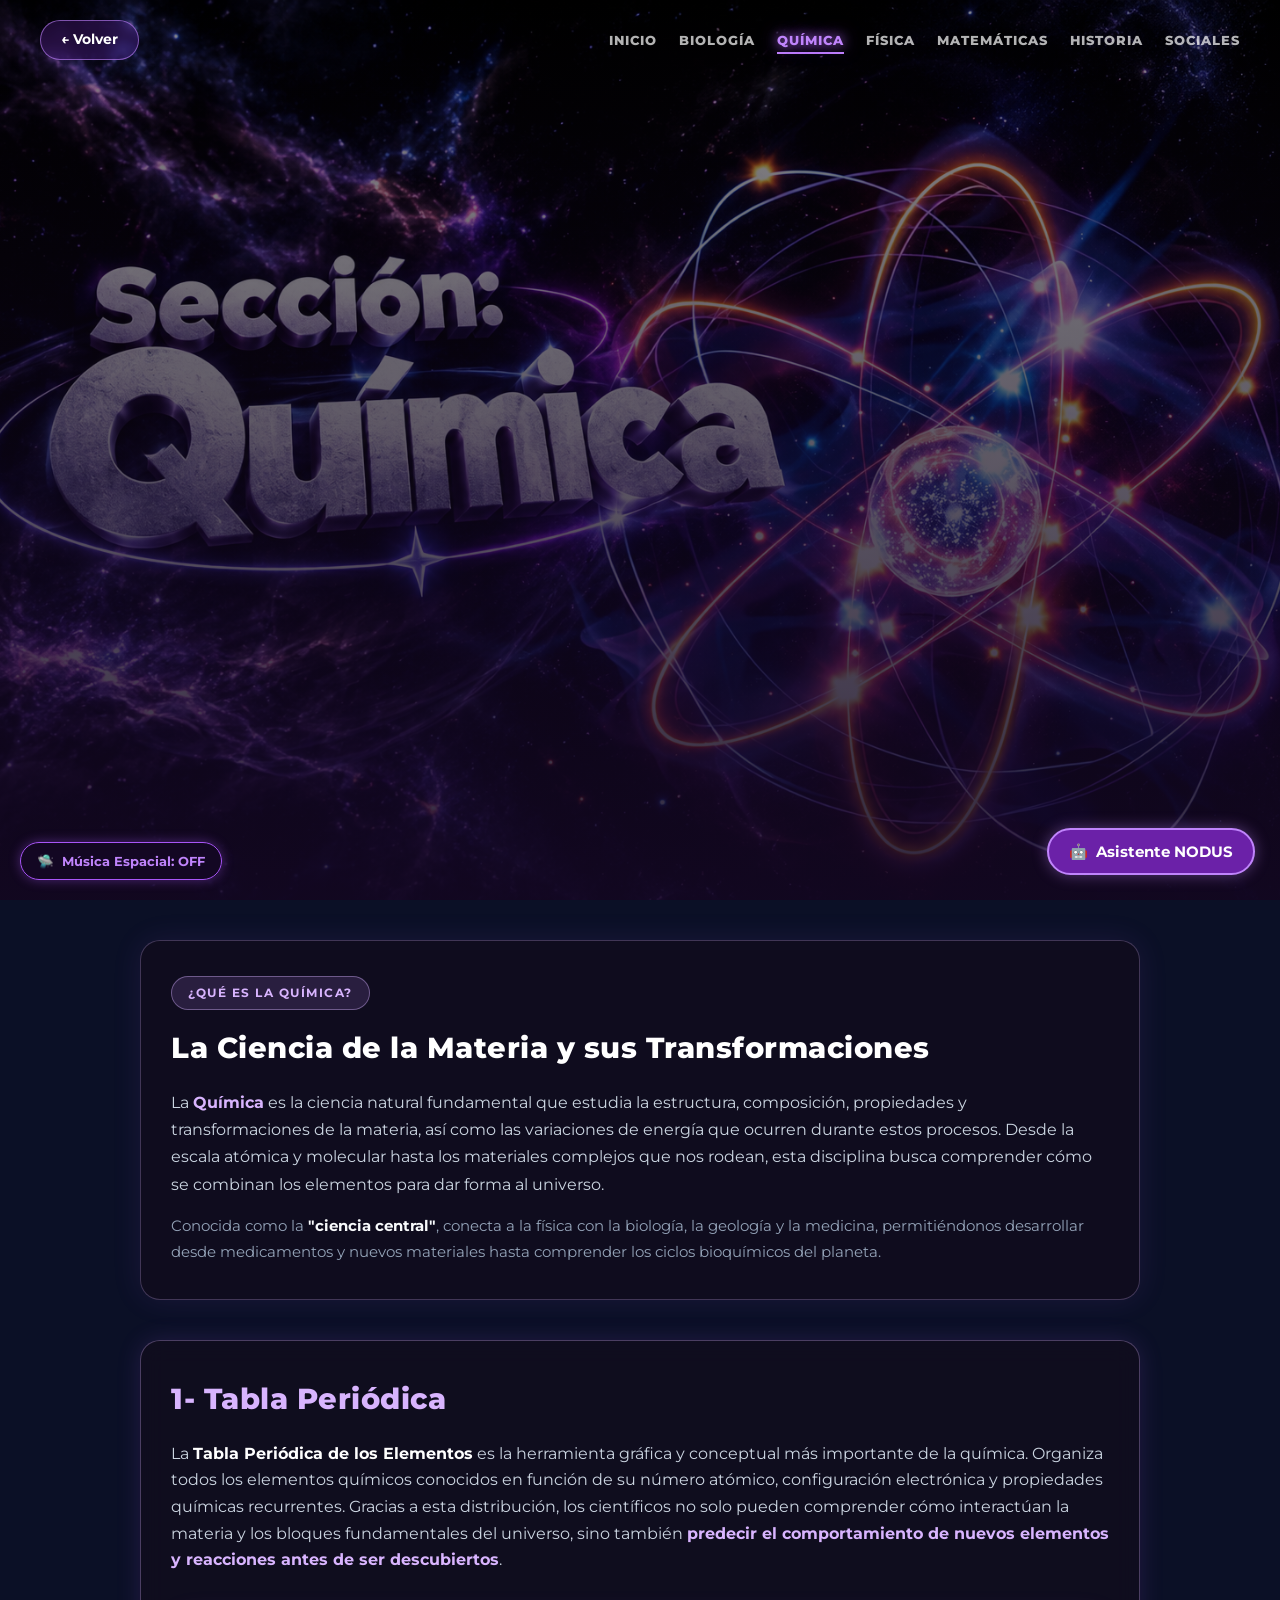
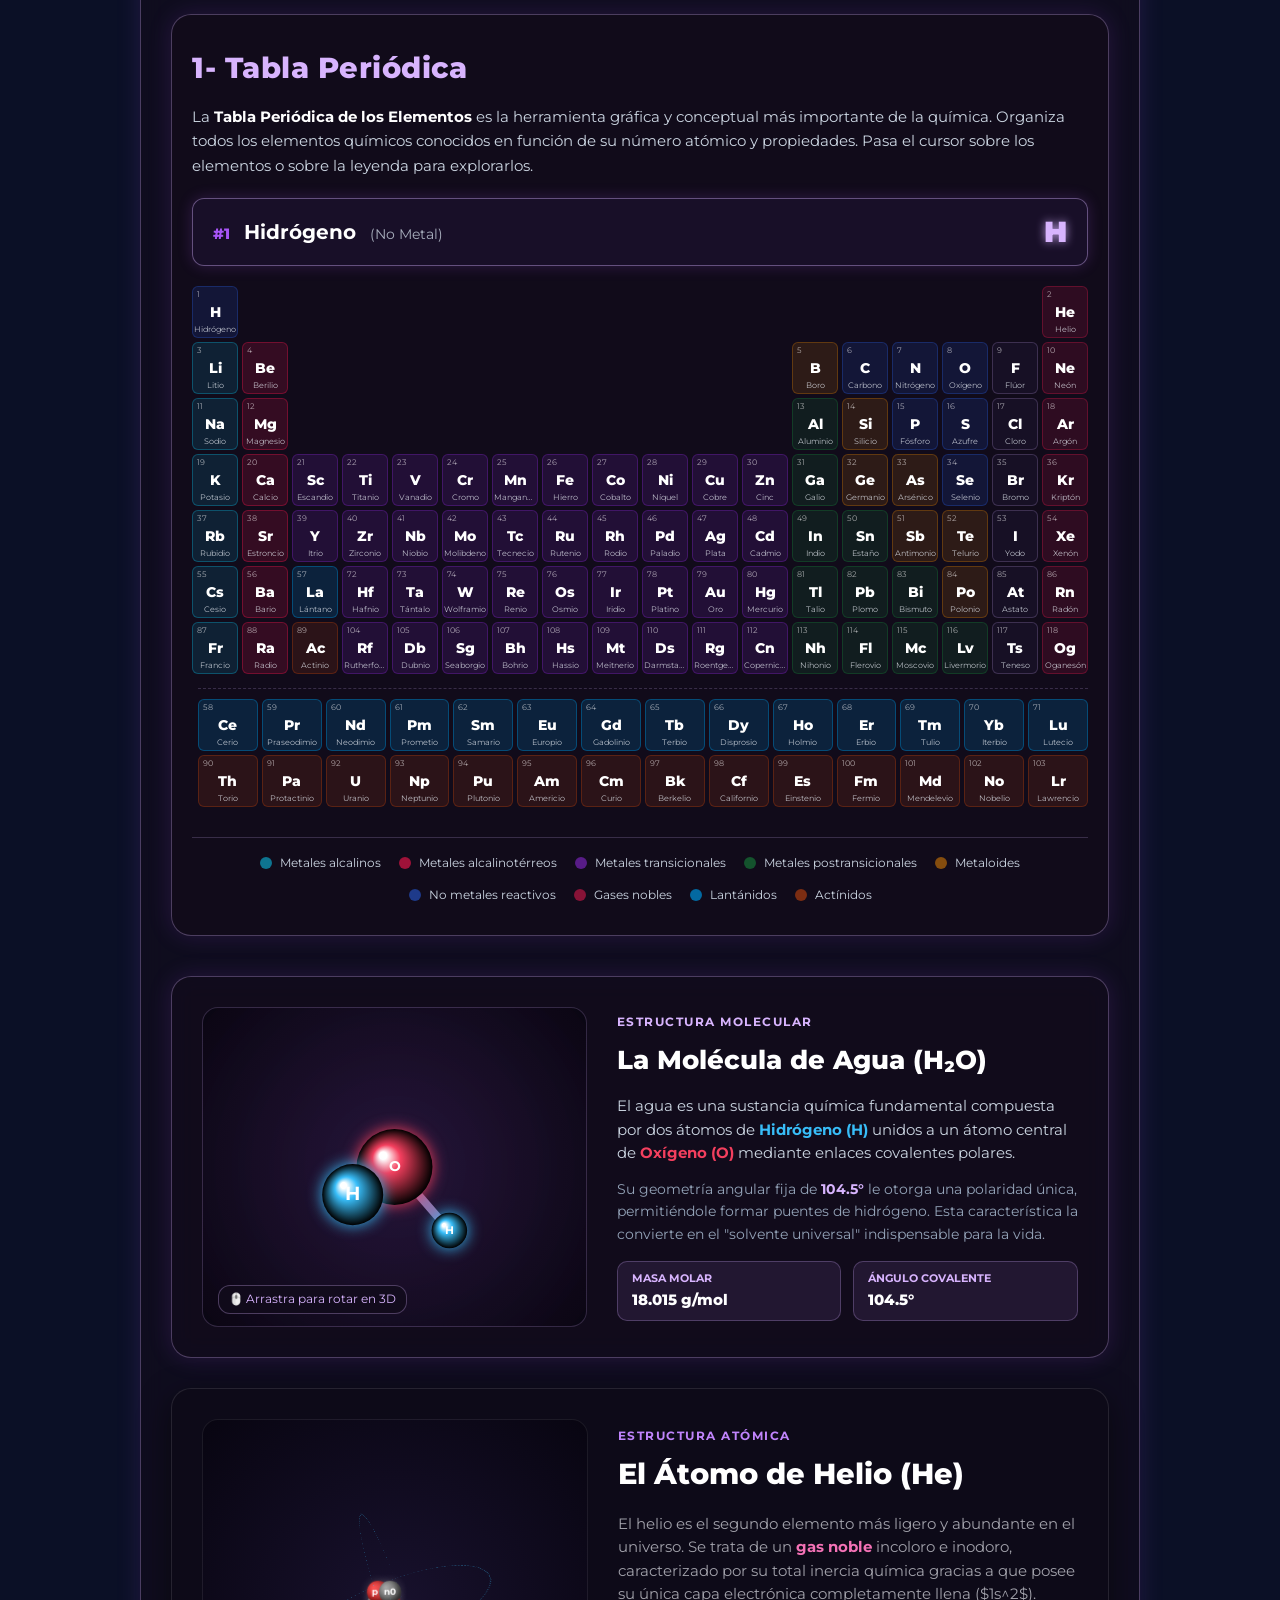
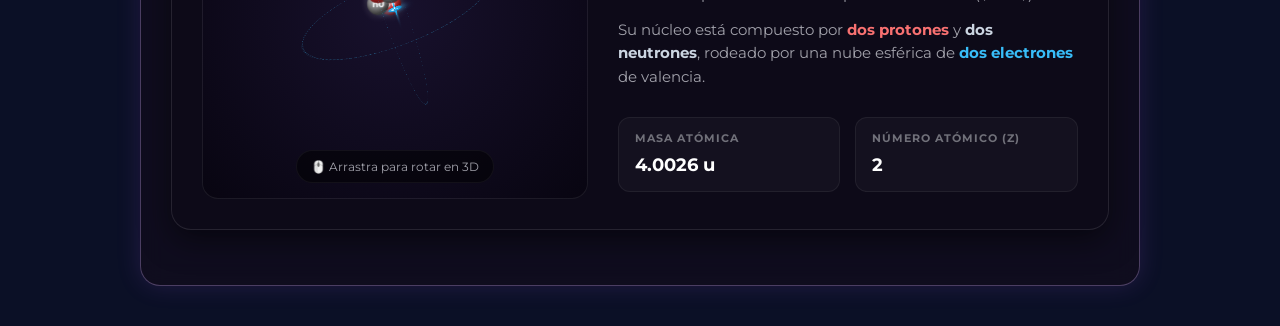
<file: quimica.html>
<!DOCTYPE html>
<html lang="es">
<head>
    <meta charset="UTF-8">
    <meta name="viewport" content="width=device-width, initial-scale=1.0">
    <title>Sección: Química - Nodus Aletheia</title>
    
    <!-- IMPORTACIÓN DE LA FUENTE ESTÉTICA DESDE GOOGLE FONTS -->
    <link rel="preconnect" href="https://fonts.googleapis.com">
    <link rel="preconnect" href="https://fonts.gstatic.com" crossorigin>
    <link href="https://fonts.googleapis.com/css2?family=Montserrat:wght@400;600;700;800&family=Poppins:wght@400;600;700&display=swap" rel="stylesheet">
    
    <!-- ARCHIVO CSS PRINCIPAL -->
    <link rel="stylesheet" href="style.css">

    <style>
        /* RESET BASE */
        * {
            margin: 0;
            padding: 0;
            box-sizing: border-box;
            font-family: 'Montserrat', 'Poppins', sans-serif !important;
        }

        body {
            background-color: #090511;
            color: #ffffff;
            overflow-x: hidden;
        }

        /* BARRA SUPERIOR FLOTANTE CON TIPOGRAFÍA ESTÉTICA EN LILA PASTEL */
        .navbar-quimica {
            position: fixed !important;
            top: 0 !important;
            left: 0 !important;
            width: 100% !important;
            display: flex !important;
            justify-content: space-between !important;
            align-items: center !important;
            padding: 14px 4% !important;
            background: rgba(18, 12, 28, 0.85) !important;
            backdrop-filter: blur(14px) !important;
            -webkit-backdrop-filter: blur(14px) !important;
            z-index: 99999 !important;
            border-bottom: 1px solid rgba(216, 180, 254, 0.3) !important;
            box-sizing: border-box !important;
        }

        /* MENÚ DE ENLACES */
        .nav-links-lila {
            display: flex !important;
            list-style: none !important;
            gap: 24px !important;
            margin: 0 !important;
            padding: 0 !important;
            align-items: center !important;
        }

        .nav-links-lila li {
            list-style: none !important;
            display: inline-block !important;
        }

        .nav-links-lila a {
            color: #e9d5ff !important;
            text-decoration: none !important;
            font-size: 0.82rem !important;
            font-weight: 700 !important;
            letter-spacing: 1.5px !important;
            text-transform: uppercase !important;
            transition: all 0.3s ease !important;
        }

        .nav-links-lila a:hover {
            color: #d8b4fe !important;
            text-shadow: 0 0 12px rgba(216, 180, 254, 0.9) !important;
        }

        /* BOTÓN VOLVER EN LILA PASTEL */
        .btn-atras-lila {
            display: inline-flex !important;
            align-items: center !important;
            gap: 8px !important;
            color: #ffffff !important;
            background: rgba(192, 132, 252, 0.2) !important;
            border: 1px solid rgba(216, 180, 254, 0.6) !important;
            padding: 8px 20px !important;
            border-radius: 30px !important;
            text-decoration: none !important;
            font-weight: 700 !important;
            font-size: 0.88rem !important;
            letter-spacing: 0.5px !important;
            transition: all 0.3s ease !important;
            cursor: pointer !important;
        }

        .btn-atras-lila:hover {
            background: #a855f7 !important;
            border-color: #c084fc !important;
            box-shadow: 0 0 18px rgba(168, 85, 247, 0.7) !important;
            color: #ffffff !important;
            transform: translateX(-3px);
        }

        /* CONTENEDOR DE LA PORTADA FULL WIDTH */
        .hero-quimica-portada {
            position: relative !important;
            width: 100vw !important;
            min-height: 100vh !important;
            background: #090511 !important;
            display: flex !important;
            justify-content: center !important;
            align-items: center !important;
            overflow: hidden !important;
        }

        .portada-contenedor {
            position: relative;
            width: 100vw !important;
            height: 100vh !important;
            margin: 0 !important;
            padding: 0 !important;
            z-index: 2;
        }

        /* IMAGEN FULL WIDTH */
        .imagen-portada-quimica {
            width: 100% !important;
            height: 100% !important;
            object-fit: cover !important;
            object-position: center !important;
            border-radius: 0 !important;
        }
    </style>
</head>
<body>






<!-- ASISTENTE IA EN LA ESQUINA INFERIOR -->
<button id="ia-floating-btn" onclick="toggleIAChat()">
    <span>🤖</span> Asistente NODUS
</button>

<div id="ia-chat-modal">
    <div class="ia-header">
        <span>🤖 Asistente Nodus Aletheia</span>
        <button class="ia-close-btn" onclick="toggleIAChat()">✕</button>
    </div>
    <div class="ia-messages" id="ia-messages-container">
        <div class="ia-msg bot">
            ¡Hola! Soy la Inteligencia Artificial de Nodus Aletheia. ¿Tienes alguna pregunta sobre tu curso?
        </div>
    </div>
    <div class="ia-input-container">
        <input type="text" id="ia-user-input" placeholder="Escribe tu consulta..." onkeypress="handleIAKeyPress(event)">
        <button onclick="sendIAMessage()">➤</button>
    </div>
</div>

<!-- ESTILOS CSS DEL CHAT (CUADRO MORADO CON LETRAS BLANCAS) -->
<style>
/* BOTÓN FLOTANTE */
#ia-floating-btn {
    position: fixed;
    bottom: 25px;
    right: 25px;
    background: #6b21a8; /* Morado intenso */
    color: #ffffff;     /* Letras blancas */
    border: 2px solid #c084fc; /* Borde morado claro brillante constante */
    padding: 12px 20px;
    border-radius: 30px;
    font-size: 0.95rem;
    font-weight: 700;
    cursor: pointer;
    box-shadow: 0 0 15px rgba(192, 132, 252, 0.4);
    z-index: 99999;
    display: flex;
    align-items: center;
    gap: 8px;
}

/* VENTANA PRINCIPAL DEL CHAT (CUADRO MORADO) */
#ia-chat-modal {
    position: fixed;
    bottom: 85px;
    right: 25px;
    width: 350px;
    height: 450px;
    background: #12071f; /* Fondo morado muy oscuro */
    border: 2px solid #a855f7; /* Borde morado neón constante */
    border-radius: 16px;
    box-shadow: 0 10px 30px rgba(0, 0, 0, 0.9), 0 0 15px rgba(168, 85, 247, 0.3);
    z-index: 99999;
    display: none;
    flex-direction: column;
    overflow: hidden;
    font-family: system-ui, -apple-system, sans-serif;
}

/* ENCABEZADO */
.ia-header {
    background: #240e38; /* Morado berenjena oscuro para la cabecera */
    padding: 14px 18px;
    display: flex;
    justify-content: space-between;
    align-items: center;
    color: #ffffff; /* Texto blanco */
    font-weight: 700;
    font-size: 0.9rem;
    border-bottom: 1px solid #a855f7; /* Línea divisoria morada */
}

.ia-close-btn {
    background: transparent;
    border: none;
    color: #c084fc; /* Morado claro constante */
    font-size: 1.1rem;
    cursor: pointer;
    font-weight: bold;
}

/* ÁREA DE MENSAJES */
.ia-messages {
    flex: 1;
    padding: 15px;
    overflow-y: auto;
    display: flex;
    flex-direction: column;
    gap: 10px;
    background: #12071f; /* Fondo del historial */
}

.ia-msg {
    max-width: 85%;
    padding: 10px 14px;
    border-radius: 12px;
    font-size: 0.85rem;
    line-height: 1.4;
    word-break: break-word;
}

/* MENSAJE DEL BOT (Fondo morado berenjena con borde y texto blanco) */
.ia-msg.bot {
    background: #240e38;
    color: #ffffff; /* Texto blanco */
    align-self: flex-start;
    border-bottom-left-radius: 2px;
    border: 1px solid #a855f7;
}

/* MENSAJE DEL USUARIO (Fondo morado brillante con texto blanco) */
.ia-msg.user {
    background: #6b21a8;
    color: #ffffff; /* Texto blanco */
    align-self: flex-end;
    border-bottom-right-radius: 2px;
    border: 1px solid #c084fc;
}

/* CONTENEDOR DE ENTRADA DE TEXTO */
.ia-input-container {
    padding: 12px;
    background: #240e38;
    display: flex;
    gap: 8px;
    border-top: 1px solid #a855f7;
}

.ia-input-container input {
    flex: 1;
    background: #12071f;
    border: 1px solid #a855f7; /* Borde morado constante */
    padding: 10px 14px;
    border-radius: 20px;
    color: #ffffff; /* Texto escrito por el usuario en blanco */
    font-size: 0.85rem;
    outline: none;
}

.ia-input-container input::placeholder {
    color: #c084fc; /* Placeholder morado claro */
}

/* BOTÓN DE ENVIAR */
.ia-input-container button {
    background: #6b21a8;
    border: 1px solid #c084fc;
    color: #ffffff; /* Icono blanco */
    width: 36px;
    height: 36px;
    border-radius: 50%;
    cursor: pointer;
    font-weight: bold;
}
</style>

<!-- SCRIPT CON LLAMADA A GEMINI -->
<script>
    const GEMINI_API_KEY = "AQ.Ab8RN6JHULghiU0TZb_kOIi9FMI9hTcko7Wv5u3ob3eCFitl2w";

    function toggleIAChat() {
        const chat = document.getElementById('ia-chat-modal');
        if (chat.style.display === 'flex') {
            chat.style.display = 'none';
        } else {
            chat.style.display = 'flex';
        }
    }

    function handleIAKeyPress(e) {
        if (e.key === 'Enter') sendIAMessage();
    }

    async function sendIAMessage() {
        const input = document.getElementById('ia-user-input');
        const container = document.getElementById('ia-messages-container');
        const prompt = input.value.trim();
        if (!prompt) return;

        // 1. Mensaje del usuario
        const userMsg = document.createElement('div');
        userMsg.className = 'ia-msg user';
        userMsg.textContent = prompt;
        container.appendChild(userMsg);

        input.value = '';
        container.scrollTop = container.scrollHeight;

        // 2. Mensaje "Pensando..." del bot
        const botMsg = document.createElement('div');
        botMsg.className = 'ia-msg bot';
        botMsg.textContent = 'Pensando...';
        container.appendChild(botMsg);
        container.scrollTop = container.scrollHeight;

        try {
            // Modelo actualizado gemini-3.8-flash que ya acepta la API
            const response = await fetch(`https://generativelanguage.googleapis.com/v1beta/models/gemini-3.8-flash:generateContent?key=${GEMINI_API_KEY}`, {
                method: 'POST',
                headers: { 'Content-Type': 'application/json' },
                body: JSON.stringify({
                    contents: [{ parts: [{ text: prompt }] }]
                })
            });

            const data = await response.json();

            if (data.candidates && data.candidates[0]?.content?.parts[0]?.text) {
                botMsg.textContent = data.candidates[0].content.parts[0].text;
            } else if (data.error) {
                botMsg.textContent = "Error de API: " + data.error.message;
            } else {
                botMsg.textContent = "Respuesta no recibida correctamente.";
            }
        } catch (error) {
            console.error(error);
            botMsg.textContent = "Error de conexión al servidor.";
        }

        container.scrollTop = container.scrollHeight;
    }
</script>









<!-- BOTÓN FLOTANTE DE MÚSICA (MORADO NEÓN) -->
<div id="control-ambiente-espacial" style="position: fixed; bottom: 20px; left: 20px; z-index: 9999;">
    <button id="btn-musica-espacial" onclick="conmutarAmbienteEspacial()" style="background: rgba(20, 8, 36, 0.9); border: 1px solid #a855f7; color: #c084fc; padding: 10px 16px; border-radius: 20px; font-weight: bold; cursor: pointer; display: flex; align-items: center; gap: 8px; box-shadow: 0 0 12px rgba(168, 85, 247, 0.4); backdrop-filter: blur(5px); transition: all 0.3s ease;">
        <span>🛸</span> <span id="texto-btn-musica">Música Espacial: OFF</span>
    </button>
</div>

<!-- ELEMENTO DE AUDIO APUNTANDO A TU ARCHIVO -->
<audio id="mi-audio-local" loop preload="auto">
    <source src="musica-espacial.mp3" type="audio/mpeg">
    <source src="musica-espacial.mp4" type="audio/mp4">
</audio>

<script>
    let estaSonando = false;
    const audio = document.getElementById("mi-audio-local");
    const textoBtn = document.getElementById("texto-btn-musica");
    const btn = document.getElementById("btn-musica-espacial");

    // Volumen fijado en 0.35
    audio.volume = 0.35;

    function conmutarAmbienteEspacial() {
        if (!estaSonando) {
            audio.play().then(() => {
                estaSonando = true;
                textoBtn.textContent = "Música Espacial: ON";
                // Estado ACTIVO (ON): Violeta neón intenso encendido
                btn.style.borderColor = "#e879f9";
                btn.style.color = "#e879f9";
                btn.style.boxShadow = "0 0 18px rgba(232, 121, 249, 0.7)";
            }).catch(error => {
                console.error("Error al reproducir el audio:", error);
                alert("Asegúrate de haber movido el archivo de audio dentro de la carpeta Proyecto-Cosmos y llamarlo 'musica-espacial.mp3'");
            });
        } else {
            audio.pause();
            audio.currentTime = 0; // Reinicia la canción al inicio
            estaSonando = false;

            textoBtn.textContent = "Música Espacial: OFF";
            // Estado INACTIVO (OFF): Morado violeta estándar
            btn.style.borderColor = "#a855f7";
            btn.style.color = "#c084fc";
            btn.style.boxShadow = "0 0 12px rgba(168, 85, 247, 0.4)";
        }
    }
</script>






</nav>

</body>
</html>
<!DOCTYPE html>
<html lang="es">
<head>
    <meta charset="UTF-8">
    <meta name="viewport" content="width=device-width, initial-scale=1.0">
    <title>Sección: Química - Nodus</title>
    <link rel="stylesheet" href="style.css">
    
    <style>
        /* ENCABEZADO Y PORTADA DE QUÍMICA */
        .portada-quimica {
            position: relative;
            width: 100%;
            height: 100vh;
            background: linear-gradient(rgba(0, 0, 0, 0.45), rgba(20, 8, 36, 0.88)), 
                        url('portada-quimica.png') no-repeat center center/cover;
            display: flex;
            flex-direction: column;
            justify-content: space-between;
            box-sizing: border-box;
            padding: 20px 40px;
        }

        /* NAVEGACIÓN SUPERIOR */
        .nav-header {
            display: flex;
            justify-content: space-between;
            align-items: center;
            width: 100%;
            z-index: 10;
        }

        /* BOTÓN VOLVER CON ESTILO MORADO / VIOLETA */
        .btn-volver {
            display: inline-flex;
            align-items: center;
            gap: 8px;
            background: rgba(147, 51, 234, 0.2);
            border: 1px solid rgba(192, 132, 252, 0.6);
            color: #ffffff;
            padding: 8px 20px;
            border-radius: 20px;
            text-decoration: none;
            font-weight: 700;
            font-size: 0.85rem;
            backdrop-filter: blur(6px);
            transition: all 0.3s ease;
        }

        .btn-volver:hover {
            background: #9333ea;
            box-shadow: 0 0 15px rgba(147, 51, 234, 0.6);
            transform: translateX(-3px);
        }

        /* MENÚ DE ÁREAS */
        .menu-navegacion {
            display: flex;
            gap: 22px;
            list-style: none;
            margin: 0;
            padding: 0;
        }

        .menu-navegacion a {
            color: rgba(255, 255, 255, 0.7);
            text-decoration: none;
            font-weight: 800;
            font-size: 0.82rem;
            letter-spacing: 1px;
            text-transform: uppercase;
            transition: all 0.3s ease;
        }

        .menu-navegacion a:hover {
            color: #ffffff;
        }

        /* ÁREA ACTIVA: QUÍMICA (MORADO NEÓN) */
        .menu-navegacion a.activo-quimica {
            color: #c084fc !important;
            text-shadow: 0 0 12px rgba(192, 132, 252, 0.9),
                         0 0 20px rgba(147, 51, 234, 0.7);
            border-bottom: 2px solid #c084fc;
            padding-bottom: 4px;
        }
    </style>
</head>
<body>

    <!-- PORTADA QUÍMICA -->
    <header class="portada-quimica">
        <nav class="nav-header">
            <!-- BOTÓN VOLVER -->
            <a href="index.html" class="btn-volver">← Volver</a>

            <!-- MENÚ DE MATERIAS -->
            <ul class="menu-navegacion">
                <li><a href="index.html">INICIO</a></li>
                <li><a href="biologia.html">BIOLOGÍA</a></li>
                <li><a href="quimica.html" class="activo-quimica">QUÍMICA</a></li>
                <li><a href="fisica.html">FÍSICA</a></li>
                <li><a href="matematicas.html">MATEMÁTICAS</a></li>
                <li><a href="historia.html">HISTORIA</a></li>
                <li><a href="sociales.html">SOCIALES</a></li>
            </ul>
        </nav>
    </header>

</body>
</html>
</body>
</html>




<!-- SECCIÓN DESCRIPTIVA DE LA QUÍMICA COMO CIENCIA -->
<section style="
    max-width: 1000px !important;
    margin: 40px auto 30px auto !important;
    padding: 35px 30px !important;
    background: rgba(18, 12, 28, 0.7) !important;
    border: 1px solid rgba(216, 180, 254, 0.25) !important;
    border-radius: 20px !important;
    backdrop-filter: blur(10px) !important;
    box-shadow: 0 0 30px rgba(168, 85, 247, 0.1) !important;
    box-sizing: border-box !important;
">
    <!-- SUBTÍTULO FLOTANTE -->
    <div style="
        display: inline-block !important;
        background: rgba(192, 132, 252, 0.15) !important;
        border: 1px solid rgba(216, 180, 254, 0.4) !important;
        color: #d8b4fe !important;
        padding: 6px 16px !important;
        border-radius: 20px !important;
        font-size: 0.78rem !important;
        font-weight: 700 !important;
        letter-spacing: 1.5px !important;
        text-transform: uppercase !important;
        margin-bottom: 15px !important;
    ">
        ¿Qué es la Química?
    </div>

    <!-- TÍTULO DE LA SECCIÓN -->
    <h2 style="
        color: #ffffff !important;
        font-size: 1.8rem !important;
        font-weight: 800 !important;
        margin-bottom: 18px !important;
        letter-spacing: 0.5px !important;
    ">
        La Ciencia de la Materia y sus Transformaciones
    </h2>

    <!-- TEXTO EXPLICATIVO -->
    <p style="
        color: #cbd5e1 !important;
        font-size: 1rem !important;
        line-height: 1.7 !important;
        margin-bottom: 15px !important;
    ">
        La <strong style="color: #d8b4fe;">Química</strong> es la ciencia natural fundamental que estudia la estructura, composición, propiedades y transformaciones de la materia, así como las variaciones de energía que ocurren durante estos procesos. Desde la escala atómica y molecular hasta los materiales complejos que nos rodean, esta disciplina busca comprender cómo se combinan los elementos para dar forma al universo.
    </p>

    <p style="
        color: #94a3b8 !important;
        font-size: 0.95rem !important;
        line-height: 1.7 !important;
        margin: 0 !important;
    ">
        Conocida como la <strong style="color: #f8fafc;">"ciencia central"</strong>, conecta a la física con la biología, la geología y la medicina, permitiéndonos desarrollar desde medicamentos y nuevos materiales hasta comprender los ciclos bioquímicos del planeta.
    </p>
</section>







<!-- SECCIÓN 1: TABLA PERIÓDICA CON ILUMINACIÓN AL PASAR EL CURSOR -->
<section style="
    max-width: 1000px !important;
    margin: 40px auto !important;
    padding: 35px 30px !important;
    background: rgba(18, 12, 28, 0.75) !important;
    border: 1px solid rgba(216, 180, 254, 0.3) !important;
    border-radius: 20px !important;
    backdrop-filter: blur(12px) !important;
    box-shadow: 0 0 25px rgba(168, 85, 247, 0.15) !important;
    box-sizing: border-box !important;
">
    <!-- TÍTULO PRINCIPAL -->
    <h2 style="
        color: #d8b4fe !important;
        font-size: 1.8rem !important;
        font-weight: 800 !important;
        margin-bottom: 18px !important;
        letter-spacing: 0.5px !important;
        display: flex !important;
        align-items: center !important;
        gap: 10px !important;
    ">
        1- Tabla Periódica
    </h2>

    <!-- TEXTO EXPLICATIVO -->
    <p style="
        color: #cbd5e1 !important;
        font-size: 0.98rem !important;
        line-height: 1.7 !important;
        margin-bottom: 25px !important;
    ">
        La <strong style="color: #ffffff;">Tabla Periódica de los Elementos</strong> es la herramienta gráfica y conceptual más importante de la química. Organiza todos los elementos químicos conocidos en función de su número atómico, configuración electrónica y propiedades químicas recurrentes. Gracias a esta distribución, los científicos no solo pueden comprender cómo interactúan la materia y los bloques fundamentales del universo, sino también <strong style="color: #d8b4fe;">predecir el comportamiento de nuevos elementos y reacciones antes de ser descubiertos</strong>.
    </p>

<!-- SECCIÓN 1: TABLA PERIÓDICA COMPLETA Y FIDELIZADA (118 ELEMENTOS) -->
<section style="
    max-width: 1000px !important;
    margin: 40px auto !important;
    padding: 30px 20px !important;
    background: rgba(18, 12, 28, 0.85) !important;
    border: 1px solid rgba(216, 180, 254, 0.3) !important;
    border-radius: 20px !important;
    backdrop-filter: blur(12px) !important;
    box-shadow: 0 0 25px rgba(168, 85, 247, 0.15) !important;
    box-sizing: border-box !important;
">
    <!-- TÍTULO PRINCIPAL -->
    <h2 style="
        color: #d8b4fe !important;
        font-size: 1.8rem !important;
        font-weight: 800 !important;
        margin-bottom: 14px !important;
        letter-spacing: 0.5px !important;
    ">
        1- Tabla Periódica
    </h2>

    <!-- TEXTO EXPLICATIVO -->
    <p style="
        color: #cbd5e1 !important;
        font-size: 0.95rem !important;
        line-height: 1.6 !important;
        margin-bottom: 20px !important;
    ">
        La <strong style="color: #ffffff;">Tabla Periódica de los Elementos</strong> es la herramienta gráfica y conceptual más importante de la química. Organiza todos los elementos químicos conocidos en función de su número atómico y propiedades. Pasa el cursor sobre los elementos o sobre la leyenda para explorarlos.
    </p>

    <!-- TARJETA VISOR DE DETALLES DEL ELEMENTO SELECCIONADO -->
    <div id="visorElemento" style="
        background: rgba(26, 16, 43, 0.9) !important;
        border: 1px solid rgba(216, 180, 254, 0.4) !important;
        border-radius: 12px !important;
        padding: 10px 20px !important;
        margin-bottom: 20px !important;
        display: flex !important;
        align-items: center !important;
        justify-content: space-between !important;
        box-shadow: 0 0 15px rgba(168, 85, 247, 0.2) !important;
    ">
        <div>
            <span id="numAtomoVisor" style="color: #a855f7; font-weight: 800; font-size: 0.95rem;">#1</span>
            <span id="nombreVisor" style="color: #ffffff; font-weight: 700; font-size: 1.25rem; margin-left: 10px;">Hidrógeno</span>
            <span id="categoriaVisor" style="color: #cbd5e1; font-size: 0.85rem; margin-left: 10px; opacity: 0.8;">(No Metal)</span>
        </div>
        <div id="simboloVisor" style="
            color: #d8b4fe; 
            font-size: 1.8rem; 
            font-weight: 900; 
            text-shadow: 0 0 10px rgba(216, 180, 254, 0.8);
        ">H</div>
    </div>

    <!-- RECUADRO DE SCROLL PARA LA TABLA -->
    <div style="width: 100%; overflow-x: auto; padding-bottom: 10px;">
        <!-- TABLA PRINCIPAL (FILAS 1 A 7) -->
        <div class="tabla-periodica-grid">
            <!-- Fila 1 -->
            <div class="elem no-metal" style="grid-column: 1;" data-num="1" data-sym="H" data-nom="Hidrógeno" data-cat="No Metal"><span>1</span><strong>H</strong><small>Hidrógeno</small></div>
            <div class="elem gas-noble" style="grid-column: 18;" data-num="2" data-sym="He" data-nom="Helio" data-cat="Gas Noble"><span>2</span><strong>He</strong><small>Helio</small></div>

            <!-- Fila 2 -->
            <div class="elem alcalino" style="grid-column: 1;" data-num="3" data-sym="Li" data-nom="Litio" data-cat="Alcalino"><span>3</span><strong>Li</strong><small>Litio</small></div>
            <div class="elem alcalinoterreo" style="grid-column: 2;" data-num="4" data-sym="Be" data-nom="Berilio" data-cat="Alcalinotérreo"><span>4</span><strong>Be</strong><small>Berilio</small></div>
            <div class="elem metaloide" style="grid-column: 13;" data-num="5" data-sym="B" data-nom="Boro" data-cat="Metaloide"><span>5</span><strong>B</strong><small>Boro</small></div>
            <div class="elem no-metal" style="grid-column: 14;" data-num="6" data-sym="C" data-nom="Carbono" data-cat="No Metal"><span>6</span><strong>C</strong><small>Carbono</small></div>
            <div class="elem no-metal" style="grid-column: 15;" data-num="7" data-sym="N" data-nom="Nitrógeno" data-cat="No Metal"><span>7</span><strong>N</strong><small>Nitrógeno</small></div>
            <div class="elem no-metal" style="grid-column: 16;" data-num="8" data-sym="O" data-nom="Oxígeno" data-cat="No Metal"><span>8</span><strong>O</strong><small>Oxígeno</small></div>
            <div class="elem halogeno" style="grid-column: 17;" data-num="9" data-sym="F" data-nom="Flúor" data-cat="Halógeno"><span>9</span><strong>F</strong><small>Flúor</small></div>
            <div class="elem gas-noble" style="grid-column: 18;" data-num="10" data-sym="Ne" data-nom="Neón" data-cat="Gas Noble"><span>10</span><strong>Ne</strong><small>Neón</small></div>

            <!-- Fila 3 -->
            <div class="elem alcalino" style="grid-column: 1;" data-num="11" data-sym="Na" data-nom="Sodio" data-cat="Alcalino"><span>11</span><strong>Na</strong><small>Sodio</small></div>
            <div class="elem alcalinoterreo" style="grid-column: 2;" data-num="12" data-sym="Mg" data-nom="Magnesio" data-cat="Alcalinotérreo"><span>12</span><strong>Mg</strong><small>Magnesio</small></div>
            <div class="elem metal-post" style="grid-column: 13;" data-num="13" data-sym="Al" data-nom="Aluminio" data-cat="Metal Postransicional"><span>13</span><strong>Al</strong><small>Aluminio</small></div>
            <div class="elem metaloide" style="grid-column: 14;" data-num="14" data-sym="Si" data-nom="Silicio" data-cat="Metaloide"><span>14</span><strong>Si</strong><small>Silicio</small></div>
            <div class="elem no-metal" style="grid-column: 15;" data-num="15" data-sym="P" data-nom="Fósforo" data-cat="No Metal"><span>15</span><strong>P</strong><small>Fósforo</small></div>
            <div class="elem no-metal" style="grid-column: 16;" data-num="16" data-sym="S" data-nom="Azufre" data-cat="No Metal"><span>16</span><strong>S</strong><small>Azufre</small></div>
            <div class="elem halogeno" style="grid-column: 17;" data-num="17" data-sym="Cl" data-nom="Cloro" data-cat="Halógeno"><span>17</span><strong>Cl</strong><small>Cloro</small></div>
            <div class="elem gas-noble" style="grid-column: 18;" data-num="18" data-sym="Ar" data-nom="Argón" data-cat="Gas Noble"><span>18</span><strong>Ar</strong><small>Argón</small></div>

            <!-- Fila 4 -->
            <div class="elem alcalino" style="grid-column: 1;" data-num="19" data-sym="K" data-nom="Potasio" data-cat="Alcalino"><span>19</span><strong>K</strong><small>Potasio</small></div>
            <div class="elem alcalinoterreo" style="grid-column: 2;" data-num="20" data-sym="Ca" data-nom="Calcio" data-cat="Alcalinotérreo"><span>20</span><strong>Ca</strong><small>Calcio</small></div>
            <div class="elem transicion" style="grid-column: 3;" data-num="21" data-sym="Sc" data-nom="Escandio" data-cat="Metal Transicional"><span>21</span><strong>Sc</strong><small>Escandio</small></div>
            <div class="elem transicion" style="grid-column: 4;" data-num="22" data-sym="Ti" data-nom="Titanio" data-cat="Metal Transicional"><span>22</span><strong>Ti</strong><small>Titanio</small></div>
            <div class="elem transicion" style="grid-column: 5;" data-num="23" data-sym="V" data-nom="Vanadio" data-cat="Metal Transicional"><span>23</span><strong>V</strong><small>Vanadio</small></div>
            <div class="elem transicion" style="grid-column: 6;" data-num="24" data-sym="Cr" data-nom="Cromo" data-cat="Metal Transicional"><span>24</span><strong>Cr</strong><small>Cromo</small></div>
            <div class="elem transicion" style="grid-column: 7;" data-num="25" data-sym="Mn" data-nom="Manganeso" data-cat="Metal Transicional"><span>25</span><strong>Mn</strong><small>Manganeso</small></div>
            <div class="elem transicion" style="grid-column: 8;" data-num="26" data-sym="Fe" data-nom="Hierro" data-cat="Metal Transicional"><span>26</span><strong>Fe</strong><small>Hierro</small></div>
            <div class="elem transicion" style="grid-column: 9;" data-num="27" data-sym="Co" data-nom="Cobalto" data-cat="Metal Transicional"><span>27</span><strong>Co</strong><small>Cobalto</small></div>
            <div class="elem transicion" style="grid-column: 10;" data-num="28" data-sym="Ni" data-nom="Níquel" data-cat="Metal Transicional"><span>28</span><strong>Ni</strong><small>Níquel</small></div>
            <div class="elem transicion" style="grid-column: 11;" data-num="29" data-sym="Cu" data-nom="Cobre" data-cat="Metal Transicional"><span>29</span><strong>Cu</strong><small>Cobre</small></div>
            <div class="elem transicion" style="grid-column: 12;" data-num="30" data-sym="Zn" data-nom="Cinc" data-cat="Metal Transicional"><span>30</span><strong>Zn</strong><small>Cinc</small></div>
            <div class="elem metal-post" style="grid-column: 13;" data-num="31" data-sym="Ga" data-nom="Galio" data-cat="Metal Postransicional"><span>31</span><strong>Ga</strong><small>Galio</small></div>
            <div class="elem metaloide" style="grid-column: 14;" data-num="32" data-sym="Ge" data-nom="Germanio" data-cat="Metaloide"><span>32</span><strong>Ge</strong><small>Germanio</small></div>
            <div class="elem metaloide" style="grid-column: 15;" data-num="33" data-sym="As" data-nom="Arsénico" data-cat="Metaloide"><span>33</span><strong>As</strong><small>Arsénico</small></div>
            <div class="elem no-metal" style="grid-column: 16;" data-num="34" data-sym="Se" data-nom="Selenio" data-cat="No Metal"><span>34</span><strong>Se</strong><small>Selenio</small></div>
            <div class="elem halogeno" style="grid-column: 17;" data-num="35" data-sym="Br" data-nom="Bromo" data-cat="Halógeno"><span>35</span><strong>Br</strong><small>Bromo</small></div>
            <div class="elem gas-noble" style="grid-column: 18;" data-num="36" data-sym="Kr" data-nom="Kriptón" data-cat="Gas Noble"><span>36</span><strong>Kr</strong><small>Kriptón</small></div>

            <!-- Fila 5 -->
            <div class="elem alcalino" style="grid-column: 1;" data-num="37" data-sym="Rb" data-nom="Rubidio" data-cat="Alcalino"><span>37</span><strong>Rb</strong><small>Rubidio</small></div>
            <div class="elem alcalinoterreo" style="grid-column: 2;" data-num="38" data-sym="Sr" data-nom="Estroncio" data-cat="Alcalinotérreo"><span>38</span><strong>Sr</strong><small>Estroncio</small></div>
            <div class="elem transicion" style="grid-column: 3;" data-num="39" data-sym="Y" data-nom="Itrio" data-cat="Metal Transicional"><span>39</span><strong>Y</strong><small>Itrio</small></div>
            <div class="elem transicion" style="grid-column: 4;" data-num="40" data-sym="Zr" data-nom="Zirconio" data-cat="Metal Transicional"><span>40</span><strong>Zr</strong><small>Zirconio</small></div>
            <div class="elem transicion" style="grid-column: 5;" data-num="41" data-sym="Nb" data-nom="Niobio" data-cat="Metal Transicional"><span>41</span><strong>Nb</strong><small>Niobio</small></div>
            <div class="elem transicion" style="grid-column: 6;" data-num="42" data-sym="Mo" data-nom="Molibdeno" data-cat="Metal Transicional"><span>42</span><strong>Mo</strong><small>Molibdeno</small></div>
            <div class="elem transicion" style="grid-column: 7;" data-num="43" data-sym="Tc" data-nom="Tecnecio" data-cat="Metal Transicional"><span>43</span><strong>Tc</strong><small>Tecnecio</small></div>
            <div class="elem transicion" style="grid-column: 8;" data-num="44" data-sym="Ru" data-nom="Rutenio" data-cat="Metal Transicional"><span>44</span><strong>Ru</strong><small>Rutenio</small></div>
            <div class="elem transicion" style="grid-column: 9;" data-num="45" data-sym="Rh" data-nom="Rodio" data-cat="Metal Transicional"><span>45</span><strong>Rh</strong><small>Rodio</small></div>
            <div class="elem transicion" style="grid-column: 10;" data-num="46" data-sym="Pd" data-nom="Paladio" data-cat="Metal Transicional"><span>46</span><strong>Pd</strong><small>Paladio</small></div>
            <div class="elem transicion" style="grid-column: 11;" data-num="47" data-sym="Ag" data-nom="Plata" data-cat="Metal Transicional"><span>47</span><strong>Ag</strong><small>Plata</small></div>
            <div class="elem transicion" style="grid-column: 12;" data-num="48" data-sym="Cd" data-nom="Cadmio" data-cat="Metal Transicional"><span>48</span><strong>Cd</strong><small>Cadmio</small></div>
            <div class="elem metal-post" style="grid-column: 13;" data-num="49" data-sym="In" data-nom="Indio" data-cat="Metal Postransicional"><span>49</span><strong>In</strong><small>Indio</small></div>
            <div class="elem metal-post" style="grid-column: 14;" data-num="50" data-sym="Sn" data-nom="Estaño" data-cat="Metal Postransicional"><span>50</span><strong>Sn</strong><small>Estaño</small></div>
            <div class="elem metaloide" style="grid-column: 15;" data-num="51" data-sym="Sb" data-nom="Antimonio" data-cat="Metaloide"><span>51</span><strong>Sb</strong><small>Antimonio</small></div>
            <div class="elem metaloide" style="grid-column: 16;" data-num="52" data-sym="Te" data-nom="Telurio" data-cat="Metaloide"><span>52</span><strong>Te</strong><small>Telurio</small></div>
            <div class="elem halogeno" style="grid-column: 17;" data-num="53" data-sym="I" data-nom="Yodo" data-cat="Halógeno"><span>53</span><strong>I</strong><small>Yodo</small></div>
            <div class="elem gas-noble" style="grid-column: 18;" data-num="54" data-sym="Xe" data-nom="Xenón" data-cat="Gas Noble"><span>54</span><strong>Xe</strong><small>Xenón</small></div>

            <!-- Fila 6 -->
            <div class="elem alcalino" style="grid-column: 1;" data-num="55" data-sym="Cs" data-nom="Cesio" data-cat="Alcalino"><span>55</span><strong>Cs</strong><small>Cesio</small></div>
            <div class="elem alcalinoterreo" style="grid-column: 2;" data-num="56" data-sym="Ba" data-nom="Bario" data-cat="Alcalinotérreo"><span>56</span><strong>Ba</strong><small>Bario</small></div>
            <div class="elem lantanido" style="grid-column: 3;" data-num="57" data-sym="La" data-nom="Lántano" data-cat="Lantánido"><span>57</span><strong>La</strong><small>Lántano</small></div>
            <div class="elem transicion" style="grid-column: 4;" data-num="72" data-sym="Hf" data-nom="Hafnio" data-cat="Metal Transicional"><span>72</span><strong>Hf</strong><small>Hafnio</small></div>
            <div class="elem transicion" style="grid-column: 5;" data-num="73" data-sym="Ta" data-nom="Tántalo" data-cat="Metal Transicional"><span>73</span><strong>Ta</strong><small>Tántalo</small></div>
            <div class="elem transicion" style="grid-column: 6;" data-num="74" data-sym="W" data-nom="Wolframio" data-cat="Metal Transicional"><span>74</span><strong>W</strong><small>Wolframio</small></div>
            <div class="elem transicion" style="grid-column: 7;" data-num="75" data-sym="Re" data-nom="Renio" data-cat="Metal Transicional"><span>75</span><strong>Re</strong><small>Renio</small></div>
            <div class="elem transicion" style="grid-column: 8;" data-num="76" data-sym="Os" data-nom="Osmio" data-cat="Metal Transicional"><span>76</span><strong>Os</strong><small>Osmio</small></div>
            <div class="elem transicion" style="grid-column: 9;" data-num="77" data-sym="Ir" data-nom="Iridio" data-cat="Metal Transicional"><span>77</span><strong>Ir</strong><small>Iridio</small></div>
            <div class="elem transicion" style="grid-column: 10;" data-num="78" data-sym="Pt" data-nom="Platino" data-cat="Metal Transicional"><span>78</span><strong>Pt</strong><small>Platino</small></div>
            <div class="elem transicion" style="grid-column: 11;" data-num="79" data-sym="Au" data-nom="Oro" data-cat="Metal Transicional"><span>79</span><strong>Au</strong><small>Oro</small></div>
            <div class="elem transicion" style="grid-column: 12;" data-num="80" data-sym="Hg" data-nom="Mercurio" data-cat="Metal Transicional"><span>80</span><strong>Hg</strong><small>Mercurio</small></div>
            <div class="elem metal-post" style="grid-column: 13;" data-num="81" data-sym="Tl" data-nom="Talio" data-cat="Metal Postransicional"><span>81</span><strong>Tl</strong><small>Talio</small></div>
            <div class="elem metal-post" style="grid-column: 14;" data-num="82" data-sym="Pb" data-nom="Plomo" data-cat="Metal Postransicional"><span>82</span><strong>Pb</strong><small>Plomo</small></div>
            <div class="elem metal-post" style="grid-column: 15;" data-num="83" data-sym="Bi" data-nom="Bismuto" data-cat="Metal Postransicional"><span>83</span><strong>Bi</strong><small>Bismuto</small></div>
            <div class="elem metaloide" style="grid-column: 16;" data-num="84" data-sym="Po" data-nom="Polonio" data-cat="Metaloide"><span>84</span><strong>Po</strong><small>Polonio</small></div>
            <div class="elem halogeno" style="grid-column: 17;" data-num="85" data-sym="At" data-nom="Astato" data-cat="Halógeno"><span>85</span><strong>At</strong><small>Astato</small></div>
            <div class="elem gas-noble" style="grid-column: 18;" data-num="86" data-sym="Rn" data-nom="Radón" data-cat="Gas Noble"><span>86</span><strong>Rn</strong><small>Radón</small></div>

            <!-- Fila 7 -->
            <div class="elem alcalino" style="grid-column: 1;" data-num="87" data-sym="Fr" data-nom="Francio" data-cat="Alcalino"><span>87</span><strong>Fr</strong><small>Francio</small></div>
            <div class="elem alcalinoterreo" style="grid-column: 2;" data-num="88" data-sym="Ra" data-nom="Radio" data-cat="Alcalinotérreo"><span>88</span><strong>Ra</strong><small>Radio</small></div>
            <div class="elem actinido" style="grid-column: 3;" data-num="89" data-sym="Ac" data-nom="Actinio" data-cat="Actínido"><span>89</span><strong>Ac</strong><small>Actinio</small></div>
            <div class="elem transicion" style="grid-column: 4;" data-num="104" data-sym="Rf" data-nom="Rutherfordio" data-cat="Metal Transicional"><span>104</span><strong>Rf</strong><small>Rutherfordio</small></div>
            <div class="elem transicion" style="grid-column: 5;" data-num="105" data-sym="Db" data-nom="Dubnio" data-cat="Metal Transicional"><span>105</span><strong>Db</strong><small>Dubnio</small></div>
            <div class="elem transicion" style="grid-column: 6;" data-num="106" data-sym="Sg" data-nom="Seaborgio" data-cat="Metal Transicional"><span>106</span><strong>Sg</strong><small>Seaborgio</small></div>
            <div class="elem transicion" style="grid-column: 7;" data-num="107" data-sym="Bh" data-nom="Bohrio" data-cat="Metal Transicional"><span>107</span><strong>Bh</strong><small>Bohrio</small></div>
            <div class="elem transicion" style="grid-column: 8;" data-num="108" data-sym="Hs" data-nom="Hassio" data-cat="Metal Transicional"><span>108</span><strong>Hs</strong><small>Hassio</small></div>
            <div class="elem transicion" style="grid-column: 9;" data-num="109" data-sym="Mt" data-nom="Meitnerio" data-cat="Metal Transicional"><span>109</span><strong>Mt</strong><small>Meitnerio</small></div>
            <div class="elem transicion" style="grid-column: 10;" data-num="110" data-sym="Ds" data-nom="Darmstadtio" data-cat="Metal Transicional"><span>110</span><strong>Ds</strong><small>Darmstadtio</small></div>
            <div class="elem transicion" style="grid-column: 11;" data-num="111" data-sym="Rg" data-nom="Roentgenio" data-cat="Metal Transicional"><span>111</span><strong>Rg</strong><small>Roentgenio</small></div>
            <div class="elem transicion" style="grid-column: 12;" data-num="112" data-sym="Cn" data-nom="Copernicio" data-cat="Metal Transicional"><span>112</span><strong>Cn</strong><small>Copernicio</small></div>
            <div class="elem metal-post" style="grid-column: 13;" data-num="113" data-sym="Nh" data-nom="Nihonio" data-cat="Metal Postransicional"><span>113</span><strong>Nh</strong><small>Nihonio</small></div>
            <div class="elem metal-post" style="grid-column: 14;" data-num="114" data-sym="Fl" data-nom="Flerovio" data-cat="Metal Postransicional"><span>114</span><strong>Fl</strong><small>Flerovio</small></div>
            <div class="elem metal-post" style="grid-column: 15;" data-num="115" data-sym="Mc" data-nom="Moscovio" data-cat="Metal Postransicional"><span>115</span><strong>Mc</strong><small>Moscovio</small></div>
            <div class="elem metal-post" style="grid-column: 16;" data-num="116" data-sym="Lv" data-nom="Livermorio" data-cat="Metal Postransicional"><span>116</span><strong>Lv</strong><small>Livermorio</small></div>
            <div class="elem halogeno" style="grid-column: 17;" data-num="117" data-sym="Ts" data-nom="Teneso" data-cat="Halógeno"><span>117</span><strong>Ts</strong><small>Teneso</small></div>
            <div class="elem gas-noble" style="grid-column: 18;" data-num="118" data-sym="Og" data-nom="Oganesón" data-cat="Gas Noble"><span>118</span><strong>Og</strong><small>Oganesón</small></div>
        </div>

        <!-- BLOQUE INFERIOR DE LANTÁNIDOS Y ACTÍNIDOS (SEPARADO) -->
        <div class="f-block-grid">
            <!-- Lantánidos (58 - 71) -->
            <div class="elem lantanido" data-num="58" data-sym="Ce" data-nom="Cerio" data-cat="Lantánido"><span>58</span><strong>Ce</strong><small>Cerio</small></div>
            <div class="elem lantanido" data-num="59" data-sym="Pr" data-nom="Praseodimio" data-cat="Lantánido"><span>59</span><strong>Pr</strong><small>Praseodimio</small></div>
            <div class="elem lantanido" data-num="60" data-sym="Nd" data-nom="Neodimio" data-cat="Lantánido"><span>60</span><strong>Nd</strong><small>Neodimio</small></div>
            <div class="elem lantanido" data-num="61" data-sym="Pm" data-nom="Prometio" data-cat="Lantánido"><span>61</span><strong>Pm</strong><small>Prometio</small></div>
            <div class="elem lantanido" data-num="62" data-sym="Sm" data-nom="Samario" data-cat="Lantánido"><span>62</span><strong>Sm</strong><small>Samario</small></div>
            <div class="elem lantanido" data-num="63" data-sym="Eu" data-nom="Europio" data-cat="Lantánido"><span>63</span><strong>Eu</strong><small>Europio</small></div>
            <div class="elem lantanido" data-num="64" data-sym="Gd" data-nom="Gadolinio" data-cat="Lantánido"><span>64</span><strong>Gd</strong><small>Gadolinio</small></div>
            <div class="elem lantanido" data-num="65" data-sym="Tb" data-nom="Terbio" data-cat="Lantánido"><span>65</span><strong>Tb</strong><small>Terbio</small></div>
            <div class="elem lantanido" data-num="66" data-sym="Dy" data-nom="Disprosio" data-cat="Lantánido"><span>66</span><strong>Dy</strong><small>Disprosio</small></div>
            <div class="elem lantanido" data-num="67" data-sym="Ho" data-nom="Holmio" data-cat="Lantánido"><span>67</span><strong>Ho</strong><small>Holmio</small></div>
            <div class="elem lantanido" data-num="68" data-sym="Er" data-nom="Erbio" data-cat="Lantánido"><span>68</span><strong>Er</strong><small>Erbio</small></div>
            <div class="elem lantanido" data-num="69" data-sym="Tm" data-nom="Tulio" data-cat="Lantánido"><span>69</span><strong>Tm</strong><small>Tulio</small></div>
            <div class="elem lantanido" data-num="70" data-sym="Yb" data-nom="Iterbio" data-cat="Lantánido"><span>70</span><strong>Yb</strong><small>Iterbio</small></div>
            <div class="elem lantanido" data-num="71" data-sym="Lu" data-nom="Lutecio" data-cat="Lantánido"><span>71</span><strong>Lu</strong><small>Lutecio</small></div>

            <!-- Actínidos (90 - 103) -->
            <div class="elem actinido" data-num="90" data-sym="Th" data-nom="Torio" data-cat="Actínido"><span>90</span><strong>Th</strong><small>Torio</small></div>
            <div class="elem actinido" data-num="91" data-sym="Pa" data-nom="Protactinio" data-cat="Actínido"><span>91</span><strong>Pa</strong><small>Protactinio</small></div>
            <div class="elem actinido" data-num="92" data-sym="U" data-nom="Uranio" data-cat="Actínido"><span>92</span><strong>U</strong><small>Uranio</small></div>
            <div class="elem actinido" data-num="93" data-sym="Np" data-nom="Neptunio" data-cat="Actínido"><span>93</span><strong>Np</strong><small>Neptunio</small></div>
            <div class="elem actinido" data-num="94" data-sym="Pu" data-nom="Plutonio" data-cat="Actínido"><span>94</span><strong>Pu</strong><small>Plutonio</small></div>
            <div class="elem actinido" data-num="95" data-sym="Am" data-nom="Americio" data-cat="Actínido"><span>95</span><strong>Am</strong><small>Americio</small></div>
            <div class="elem actinido" data-num="96" data-sym="Cm" data-nom="Curio" data-cat="Actínido"><span>96</span><strong>Cm</strong><small>Curio</small></div>
            <div class="elem actinido" data-num="97" data-sym="Bk" data-nom="Berkelio" data-cat="Actínido"><span>97</span><strong>Bk</strong><small>Berkelio</small></div>
            <div class="elem actinido" data-num="98" data-sym="Cf" data-nom="Californio" data-cat="Actínido"><span>98</span><strong>Cf</strong><small>Californio</small></div>
            <div class="elem actinido" data-num="99" data-sym="Es" data-nom="Einstenio" data-cat="Actínido"><span>99</span><strong>Es</strong><small>Einstenio</small></div>
            <div class="elem actinido" data-num="100" data-sym="Fm" data-nom="Fermio" data-cat="Actínido"><span>100</span><strong>Fm</strong><small>Fermio</small></div>
            <div class="elem actinido" data-num="101" data-sym="Md" data-nom="Mendelevio" data-cat="Actínido"><span>101</span><strong>Md</strong><small>Mendelevio</small></div>
            <div class="elem actinido" data-num="102" data-sym="No" data-nom="Nobelio" data-cat="Actínido"><span>102</span><strong>No</strong><small>Nobelio</small></div>
            <div class="elem actinido" data-num="103" data-sym="Lr" data-nom="Lawrencio" data-cat="Actínido"><span>103</span><strong>Lr</strong><small>Lawrencio</small></div>
        </div>
    </div>

    <!-- LEYENDA INTERACTIVA DE FAMILIAS EN LA PARTE INFERIOR -->
    <div class="leyenda-quimica">
        <div class="item-leyenda" data-target="alcalino"><span class="dot alcalino-bg"></span> Metales alcalinos</div>
        <div class="item-leyenda" data-target="alcalinoterreo"><span class="dot alcalinoterreo-bg"></span> Metales alcalinotérreos</div>
        <div class="item-leyenda" data-target="transicion"><span class="dot transicion-bg"></span> Metales transicionales</div>
        <div class="item-leyenda" data-target="metal-post"><span class="dot metal-post-bg"></span> Metales postransicionales</div>
        <div class="item-leyenda" data-target="metaloide"><span class="dot metaloide-bg"></span> Metaloides</div>
        <div class="item-leyenda" data-target="no-metal"><span class="dot no-metal-bg"></span> No metales reactivos</div>
        <div class="item-leyenda" data-target="gas-noble"><span class="dot gas-noble-bg"></span> Gases nobles</div>
        <div class="item-leyenda" data-target="lantanido"><span class="dot lantanido-bg"></span> Lantánidos</div>
        <div class="item-leyenda" data-target="actinido"><span class="dot actinido-bg"></span> Actínidos</div>
    </div>
</section>

<!-- ESTILOS Y COMPORTAMIENTO INTERACTIVO -->
<style>
    /* RETÍCULA PRINCIPAL */
    .tabla-periodica-grid {
        display: grid;
        grid-template-columns: repeat(18, minmax(46px, 1fr));
        gap: 4px;
        min-width: 860px;
        margin-bottom: 14px;
    }

    /* BLOQUE DE LANTÁNIDOS/ACTÍNIDOS */
    .f-block-grid {
        display: grid;
        grid-template-columns: repeat(14, minmax(46px, 1fr));
        gap: 4px;
        min-width: 860px;
        margin-left: max(0px, calc((100% - 860px) / 18 * 3));
        padding-top: 10px;
        border-top: 1px dashed rgba(216, 180, 254, 0.2);
    }

    /* ESTILO DE CADA CASILLA/ELEMENTO */
    .elem {
        background: rgba(25, 18, 42, 0.8);
        border: 1px solid rgba(216, 180, 254, 0.2);
        border-radius: 6px;
        padding: 3px 1px;
        text-align: center;
        cursor: pointer;
        user-select: none;
        transition: all 0.25s ease;
        display: flex;
        flex-direction: column;
        justify-content: space-between;
        align-items: center;
        min-height: 52px;
        box-sizing: border-box;
    }

    .elem span {
        font-size: 0.52rem;
        color: rgba(255, 255, 255, 0.6);
        line-height: 1;
        align-self: flex-start;
        margin-left: 3px;
    }

    .elem strong {
        font-size: 0.88rem;
        color: #ffffff;
        font-weight: 800;
        line-height: 1;
    }

    .elem small {
        font-size: 0.48rem;
        color: rgba(226, 232, 240, 0.8);
        white-space: nowrap;
        overflow: hidden;
        text-overflow: ellipsis;
        max-width: 100%;
        line-height: 1;
    }

    /* EFECTO DE RESPLANDOR AL PASAR EL CURSOR POR UN ELEMENTO */
    .elem:hover {
        transform: scale(1.3);
        z-index: 99;
        border-color: #ffffff !important;
        box-shadow: 0 0 20px rgba(216, 180, 254, 0.9), 0 0 10px #a855f7 !important;
        background: #a855f7 !important;
    }

    .elem:hover strong, .elem:hover span, .elem:hover small {
        color: #ffffff !important;
    }

    /* COLORES POR CATEGORÍA QUÍMICA FIDELIZADOS */
    .alcalino { border-color: rgba(14, 116, 144, 0.6); background: rgba(14, 116, 144, 0.22); }
    .alcalinoterreo { border-color: rgba(159, 18, 57, 0.6); background: rgba(159, 18, 57, 0.25); }
    .transicion { border-color: rgba(88, 28, 135, 0.6); background: rgba(88, 28, 135, 0.25); }
    .metal-post { border-color: rgba(20, 83, 45, 0.6); background: rgba(20, 83, 45, 0.25); }
    .metaloide { border-color: rgba(133, 77, 14, 0.6); background: rgba(133, 77, 14, 0.25); }
    .no-metal { border-color: rgba(30, 58, 138, 0.6); background: rgba(30, 58, 138, 0.25); }
    .gas-noble { border-color: rgba(136, 19, 55, 0.6); background: rgba(136, 19, 55, 0.25); }
    .lantanido { border-color: rgba(3, 105, 161, 0.6); background: rgba(3, 105, 161, 0.25); }
    .actinido { border-color: rgba(124, 45, 18, 0.6); background: rgba(124, 45, 18, 0.25); }

    /* ESTILOS DE LA LEYENDA */
    .leyenda-quimica {
        display: flex;
        flex-wrap: wrap;
        gap: 12px 18px;
        margin-top: 20px;
        padding-top: 15px;
        border-top: 1px solid rgba(216, 180, 254, 0.2);
        justify-content: center;
    }

    .item-leyenda {
        display: flex;
        align-items: center;
        gap: 8px;
        font-size: 0.78rem;
        color: #cbd5e1;
        cursor: pointer;
        transition: all 0.2s ease;
    }

    .item-leyenda:hover {
        color: #ffffff;
        transform: translateY(-2px);
    }

    .dot {
        width: 12px;
        height: 12px;
        border-radius: 50%;
        display: inline-block;
    }

    .alcalino-bg { background: #0e7490; }
    .alcalinoterreo-bg { background: #9f1239; }
    .transicion-bg { background: #581c87; }
    .metal-post-bg { background: #14532d; }
    .metaloide-bg { background: #854d0e; }
    .no-metal-bg { background: #1e3a8a; }
    .gas-noble-bg { background: #881337; }
    .lantanido-bg { background: #0369a1; }
    .actinido-bg { background: #7c2d12; }
</style>

<script>
    // JS PARA EL VISOR DE DETALLES
    document.querySelectorAll('.elem').forEach(el => {
        el.addEventListener('mouseenter', () => {
            document.getElementById('numAtomoVisor').innerText = '#' + el.dataset.num;
            document.getElementById('nombreVisor').innerText = el.dataset.nom;
            document.getElementById('categoriaVisor').innerText = '(' + el.dataset.cat + ')';
            document.getElementById('simboloVisor').innerText = el.dataset.sym;
        });
    });

    // ILUMINAR TODA UNA FAMILIA AL PASAR EL MOUSE SOBRE LA LEYENDA
    document.querySelectorAll('.item-leyenda').forEach(item => {
        item.addEventListener('mouseenter', () => {
            const target = item.dataset.target;
            document.querySelectorAll('.elem').forEach(e => {
                if (e.classList.contains(target)) {
                    e.style.transform = 'scale(1.2)';
                    e.style.boxShadow = '0 0 12px rgba(216, 180, 254, 0.9)';
                    e.style.zIndex = '10';
                } else {
                    e.style.opacity = '0.3';
                }
            });
        });

        item.addEventListener('mouseleave', () => {
            document.querySelectorAll('.elem').forEach(e => {
                e.style.transform = '';
                e.style.boxShadow = '';
                e.style.zIndex = '';
                e.style.opacity = '1';
            });
        });
    });
</script>

















<!-- SECCIÓN INTERACTIVA: MOLÉCULA DE AGUA 3D + INFORMACIÓN -->
<section style="
    max-width: 1000px !important;
    margin: 30px auto !important;
    padding: 30px !important;
    background: rgba(18, 12, 28, 0.75) !important;
    border: 1px solid rgba(216, 180, 254, 0.3) !important;
    border-radius: 20px !important;
    backdrop-filter: blur(12px) !important;
    box-shadow: 0 0 25px rgba(168, 85, 247, 0.15) !important;
    box-sizing: border-box !important;
">
    <div style="
        display: grid !important;
        grid-template-columns: 1fr 1.2fr !important;
        gap: 30px !important;
        align-items: center !important;
    ">
        <!-- LADO IZQUIERDO: CONTENEDOR 3D DE LA MOLÉCULA -->
        <div style="
            position: relative !important;
            width: 100% !important;
            height: 320px !important;
            background: radial-gradient(circle at center, rgba(168, 85, 247, 0.15) 0%, rgba(9, 5, 17, 0.8) 100%) !important;
            border: 1px solid rgba(216, 180, 254, 0.2) !important;
            border-radius: 16px !important;
            display: flex !important;
            justify-content: center !important;
            align-items: center !important;
            overflow: hidden !important;
        ">
            <!-- CANVAS 3D INTERACTIVO -->
            <canvas id="canvasMoleculaAgua" style="width: 100%; height: 100%; cursor: grab;"></canvas>
            
            <div style="
                position: absolute !important;
                bottom: 12px !important;
                left: 15px !important;
                font-size: 0.72rem !important;
                color: #d8b4fe !important;
                background: rgba(18, 12, 28, 0.8) !important;
                padding: 4px 10px !important;
                border-radius: 12px !important;
                border: 1px solid rgba(216, 180, 254, 0.3) !important;
            ">
                🖱️ Arrastra para rotar en 3D
            </div>
        </div>

        <!-- LADO DERECHO: TEXTO DE INFORMACIÓN -->
        <div style="display: flex !important; flex-direction: column !important; justify-content: center !important;">
            <span style="
                color: #d8b4fe !important;
                font-size: 0.78rem !important;
                font-weight: 700 !important;
                letter-spacing: 1.5px !important;
                text-transform: uppercase !important;
                margin-bottom: 8px !important;
            ">
                Estructura Molecular
            </span>

            <h3 style="
                color: #ffffff !important;
                font-size: 1.6rem !important;
                font-weight: 800 !important;
                margin-bottom: 14px !important;
            ">
                La Molécula de Agua (H₂O)
            </h3>

            <p style="
                color: #cbd5e1 !important;
                font-size: 0.92rem !important;
                line-height: 1.6 !important;
                margin-bottom: 12px !important;
            ">
                El agua es una sustancia química fundamental compuesta por dos átomos de <strong style="color: #38bdf8;">Hidrógeno (H)</strong> unidos a un átomo central de <strong style="color: #f43f5e;">Oxígeno (O)</strong> mediante enlaces covalentes polares.
            </p>

            <p style="
                color: #94a3b8 !important;
                font-size: 0.88rem !important;
                line-height: 1.6 !important;
                margin-bottom: 16px !important;
            ">
                Su geometría angular fija de <strong style="color: #d8b4fe;">104.5°</strong> le otorga una polaridad única, permitiéndole formar puentes de hidrógeno. Esta característica la convierte en el "solvente universal" indispensable para la vida.
            </p>

            <!-- DATOS RÁPIDOS EN MINI TARJETAS -->
            <div style="display: flex !important; gap: 12px !important;">
                <div style="
                    background: rgba(192, 132, 252, 0.1) !important;
                    border: 1px solid rgba(216, 180, 254, 0.25) !important;
                    padding: 8px 14px !important;
                    border-radius: 10px !important;
                    flex: 1 !important;
                ">
                    <div style="color: #d8b4fe; font-size: 0.7rem; font-weight: 700; text-transform: uppercase;">Masa Molar</div>
                    <div style="color: #ffffff; font-size: 0.95rem; font-weight: 800;">18.015 g/mol</div>
                </div>

                <div style="
                    background: rgba(192, 132, 252, 0.1) !important;
                    border: 1px solid rgba(216, 180, 254, 0.25) !important;
                    padding: 8px 14px !important;
                    border-radius: 10px !important;
                    flex: 1 !important;
                ">
                    <div style="color: #d8b4fe; font-size: 0.7rem; font-weight: 700; text-transform: uppercase;">Ángulo Covalente</div>
                    <div style="color: #ffffff; font-size: 0.95rem; font-weight: 800;">104.5°</div>
                </div>
            </div>
        </div>
    </div>
</section>

<!-- SCRIPT 3D RENDERIZADOR DE LA MOLÉCULA -->
<script>
(function() {
    const canvas = document.getElementById('canvasMoleculaAgua');
    const ctx = canvas.getContext('2d');

    function resizeCanvas() {
        canvas.width = canvas.parentElement.clientWidth;
        canvas.height = canvas.parentElement.clientHeight;
    }
    resizeCanvas();
    window.addEventListener('resize', resizeCanvas);

    // Átomos del H2O (x, y, z, radio, color, etiqueta)
    let atoms = [
        { x: 0, y: 0, z: 0, r: 38, color: '#f43f5e', label: 'O' },       // Oxígeno (Rojo Neón)
        { x: -75, y: 50, z: 20, r: 22, color: '#38bdf8', label: 'H' },   // Hidrógeno 1 (Azul Celeste)
        { x: 75, y: 50, z: -20, r: 22, color: '#38bdf8', label: 'H' }    // Hidrógeno 2 (Azul Celeste)
    ];

    let angleX = 0.008;
    let angleY = 0.012;
    let isDragging = false;
    let previousMousePosition = { x: 0, y: 0 };

    canvas.addEventListener('mousedown', (e) => {
        isDragging = true;
        previousMousePosition = { x: e.clientX, y: e.clientY };
    });

    window.addEventListener('mouseup', () => isDragging = false);

    canvas.addEventListener('mousemove', (e) => {
        if (!isDragging) return;
        const deltaX = e.clientX - previousMousePosition.x;
        const deltaY = e.clientY - previousMousePosition.y;

        rotateY(deltaX * 0.01);
        rotateX(deltaY * 0.01);

        previousMousePosition = { x: e.clientX, y: e.clientY };
    });

    function rotateX(angle) {
        const cos = Math.cos(angle);
        const sin = Math.sin(angle);
        atoms.forEach(atom => {
            let y = atom.y * cos - atom.z * sin;
            let z = atom.y * sin + atom.z * cos;
            atom.y = y;
            atom.z = z;
        });
    }

    function rotateY(angle) {
        const cos = Math.cos(angle);
        const sin = Math.sin(angle);
        atoms.forEach(atom => {
            let x = atom.x * cos + atom.z * sin;
            let z = -atom.x * sin + atom.z * cos;
            atom.x = x;
            atom.z = z;
        });
    }

    function draw() {
        ctx.clearRect(0, 0, canvas.width, canvas.height);
        const cx = canvas.width / 2;
        const cy = canvas.height / 2;

        if (!isDragging) {
            rotateY(angleY);
            rotateX(angleX);
        }

        // Ordenar átomos por profundidad Z para renderizado realista
        let sortedAtoms = [...atoms].sort((a, b) => a.z - b.z);

        // Dibujar enlaces (barras entre átomos)
        atoms.slice(1).forEach(hAtom => {
            ctx.beginPath();
            ctx.moveTo(cx + atoms[0].x, cy + atoms[0].y);
            ctx.lineTo(cx + hAtom.x, cy + hAtom.y);
            ctx.strokeStyle = 'rgba(216, 180, 254, 0.6)';
            ctx.lineWidth = 8;
            ctx.lineCap = 'round';
            ctx.stroke();
        });

        // Dibujar esferas 3D con sombras y brillos
        sortedAtoms.forEach(atom => {
            const scale = (atom.z + 200) / 200;
            const screenX = cx + atom.x;
            const screenY = cy + atom.y;
            const radius = Math.max(8, atom.r * scale);

            // Gradiente de volumen 3D
            let grad = ctx.createRadialGradient(
                screenX - radius * 0.3, screenY - radius * 0.3, radius * 0.1,
                screenX, screenY, radius
            );
            grad.addColorStop(0, '#ffffff');
            grad.addColorStop(0.3, atom.color);
            grad.addColorStop(1, '#000000');

            ctx.beginPath();
            ctx.arc(screenX, screenY, radius, 0, Math.PI * 2);
            ctx.fillStyle = grad;
            ctx.shadowColor = atom.color;
            ctx.shadowBlur = 15;
            ctx.fill();
            ctx.shadowBlur = 0;

            // Texto dentro del átomo
            ctx.fillStyle = '#ffffff';
            ctx.font = `bold ${Math.max(10, 14 * scale)}px Montserrat, sans-serif`;
            ctx.textAlign = 'center';
            ctx.textBaseline = 'middle';
            ctx.fillText(atom.label, screenX, screenY);
        });

        requestAnimationFrame(draw);
    }

    draw();
})();
</script>






<!-- TARJETA ESTRUCTURA ATÓMICA DE HELIO (He) -->
<div class="tarjeta-elemento-3d">
    <!-- COLUMNA IZQUIERDA: VISOR 3D -->
    <div class="columna-visor-3d">
        <div class="escena-3d">
            <div class="atomo" id="atomoHelio">
                <!-- NÚCLEO (2 Protones + 2 Neutrones) -->
                <div class="nucleo">
                    <div class="particula proton p1"><span>p+</span></div>
                    <div class="particula proton p2"><span>p+</span></div>
                    <div class="particula neutron n1"><span>n0</span></div>
                    <div class="particula neutron n2"><span>n0</span></div>
                </div>

                <!-- ÓRBITAS Y ELECTRONES -->
                <div class="orbita orbita-1">
                    <div class="electron e1"><span>e-</span></div>
                </div>
                <div class="orbita orbita-2">
                    <div class="electron e2"><span>e-</span></div>
                </div>
            </div>
        </div>
        <div class="etiqueta-instruccion">
            <span>🖱️ Arrastra para rotar en 3D</span>
        </div>
    </div>

    <!-- COLUMNA DERECHA: INFORMACIÓN -->
    <div class="columna-informacion">
        <span class="subtitulo-seccion">ESTRUCTURA ATÓMICA</span>
        <h2 class="titulo-elemento">El Átomo de Helio (He)</h2>
        
        <p class="descripcion-elemento">
            El helio es el segundo elemento más ligero y abundante en el universo. Se trata de un 
            <strong class="texto-destacado">gas noble</strong> incoloro e inodoro, caracterizado por su total inercia química gracias a que posee su única capa electrónica completamente llena ($1s^2$).
        </p>
        
        <p class="descripcion-elemento">
            Su núcleo está compuesto por <strong class="texto-proton">dos protones</strong> y <strong class="texto-neutron">dos neutrones</strong>, rodeado por una nube esférica de <strong class="texto-electron">dos electrones</strong> de valencia.
        </p>

        <!-- TARJETAS DE DATOS RÁPIDOS -->
        <div class="grid-datos">
            <div class="tarjeta-dato">
                <span class="etiqueta-dato">MASA ATÓMICA</span>
                <span class="valor-dato">4.0026 u</span>
            </div>
            <div class="tarjeta-dato">
                <span class="etiqueta-dato">NÚMERO ATÓMICO (Z)</span>
                <span class="valor-dato">2</span>
            </div>
        </div>
    </div>
</div>

<style>
/* CONTENEDOR PRINCIPAL DOS COLUMNAS */
.tarjeta-elemento-3d {
    background: #0d0a18;
    border: 1px solid rgba(255, 255, 255, 0.1);
    border-radius: 20px;
    padding: 30px;
    display: flex;
    flex-direction: row;
    gap: 30px;
    max-width: 950px;
    margin: 20px auto;
    align-items: center;
    box-shadow: 0 10px 30px rgba(0, 0, 0, 0.5);
    font-family: system-ui, -apple-system, sans-serif;
    color: #ffffff;
}

/* COLUMNA IZQUIERDA: VISOR */
.columna-visor-3d {
    flex: 1;
    background: radial-gradient(circle at center, #18112d 0%, #080511 100%);
    border: 1px solid rgba(255, 255, 255, 0.08);
    border-radius: 16px;
    height: 380px;
    position: relative;
    display: flex;
    flex-direction: column;
    justify-content: center;
    align-items: center;
    overflow: hidden;
}

.escena-3d {
    width: 260px;
    height: 260px;
    perspective: 800px;
}

.atomo {
    width: 100%;
    height: 100%;
    position: relative;
    transform-style: preserve-3d;
    animation: rotarEscena 20s linear infinite;
}

@keyframes rotarEscena {
    0% { transform: rotateX(20deg) rotateY(0deg); }
    100% { transform: rotateX(20deg) rotateY(360deg); }
}

/* NÚCLEO */
.nucleo {
    position: absolute;
    top: 50%;
    left: 50%;
    width: 44px;
    height: 44px;
    margin-top: -22px;
    margin-left: -22px;
    transform-style: preserve-3d;
}

.particula {
    position: absolute;
    width: 22px;
    height: 22px;
    border-radius: 50%;
    display: flex;
    align-items: center;
    justify-content: center;
    font-size: 9px;
    font-weight: bold;
    box-shadow: inset -2px -2px 6px rgba(0,0,0,0.6), 0 0 10px rgba(255,255,255,0.2);
}

.proton {
    background: radial-gradient(circle at 30% 30%, #ff5555, #990000);
    color: #fff;
}

.neutron {
    background: radial-gradient(circle at 30% 30%, #aaaaaa, #444444);
    color: #fff;
}

.p1 { transform: translate3d(-6px, -6px, 6px); }
.p2 { transform: translate3d(6px, 6px, -6px); }
.n1 { transform: translate3d(6px, -6px, 6px); }
.n2 { transform: translate3d(-6px, 6px, -6px); }

/* ÓRBITAS Y ELECTRONES */
.orbita {
    position: absolute;
    top: 50%;
    left: 50%;
    width: 200px;
    height: 200px;
    margin-top: -100px;
    margin-left: -100px;
    border: 1.5px dashed rgba(56, 189, 248, 0.4);
    border-radius: 50%;
    transform-style: preserve-3d;
}

.orbita-1 { transform: rotateX(70deg) rotateY(-20deg); }
.orbita-2 { transform: rotateX(70deg) rotateY(70deg); }

.electron {
    position: absolute;
    top: 50%;
    left: 50%;
    width: 14px;
    height: 14px;
    margin-top: -7px;
    margin-left: -7px;
    background: radial-gradient(circle at 30% 30%, #38bdf8, #0284c7);
    border-radius: 50%;
    color: #fff;
    font-size: 8px;
    font-weight: bold;
    display: flex;
    align-items: center;
    justify-content: center;
    box-shadow: 0 0 12px #38bdf8;
}

.e1 { animation: orbitar1 2s linear infinite; }
.e2 { animation: orbitar2 2.3s linear infinite reverse; }

@keyframes orbitar1 {
    from { transform: rotate(0deg) translateX(100px) rotate(0deg); }
    to { transform: rotate(360deg) translateX(100px) rotate(-360deg); }
}

@keyframes orbitar2 {
    from { transform: rotate(0deg) translateX(100px) rotate(0deg); }
    to { transform: rotate(360deg) translateX(100px) rotate(-360deg); }
}

.etiqueta-instruccion {
    position: absolute;
    bottom: 15px;
    background: rgba(0, 0, 0, 0.5);
    padding: 6px 14px;
    border-radius: 20px;
    font-size: 0.75rem;
    color: #a1a1aa;
    border: 1px solid rgba(255,255,255,0.05);
}

/* COLUMNA DERECHA: TEXTO E INFO */
.columna-informacion {
    flex: 1.2;
    display: flex;
    flex-direction: column;
}

.subtitulo-seccion {
    font-size: 0.75rem;
    font-weight: 700;
    letter-spacing: 1.5px;
    color: #c084fc;
    margin-bottom: 6px;
    text-transform: uppercase;
}

.titulo-elemento {
    font-size: 1.8rem;
    font-weight: 800;
    margin: 0 0 16px 0;
    color: #ffffff;
}

.descripcion-elemento {
    font-size: 0.92rem;
    line-height: 1.6;
    color: #a1a1aa;
    margin: 0 0 12px 0;
}

.texto-destacado { color: #f472b6; }
.texto-proton { color: #f87171; }
.texto-neutron { color: #cbd5e1; }
.texto-electron { color: #38bdf8; }

/* GRID TARJETAS INFERIORES */
.grid-datos {
    display: grid;
    grid-template-columns: 1fr 1fr;
    gap: 15px;
    margin-top: 15px;
}

.tarjeta-dato {
    background: rgba(255, 255, 255, 0.03);
    border: 1px solid rgba(255, 255, 255, 0.06);
    border-radius: 12px;
    padding: 12px 16px;
    display: flex;
    flex-direction: column;
}

.etiqueta-dato {
    font-size: 0.68rem;
    font-weight: 700;
    letter-spacing: 1px;
    color: #71717a;
    margin-bottom: 4px;
}

.valor-dato {
    font-size: 1.1rem;
    font-weight: 700;
    color: #ffffff;
}

/* RESPONSIVO PARA PANTALLAS PEQUEÑAS */
@media (max-width: 768px) {
    .tarjeta-elemento-3d {
        flex-direction: column;
    }
    .columna-visor-3d {
        width: 100%;
    }
}
</style>


















</body>
</html>
</file>
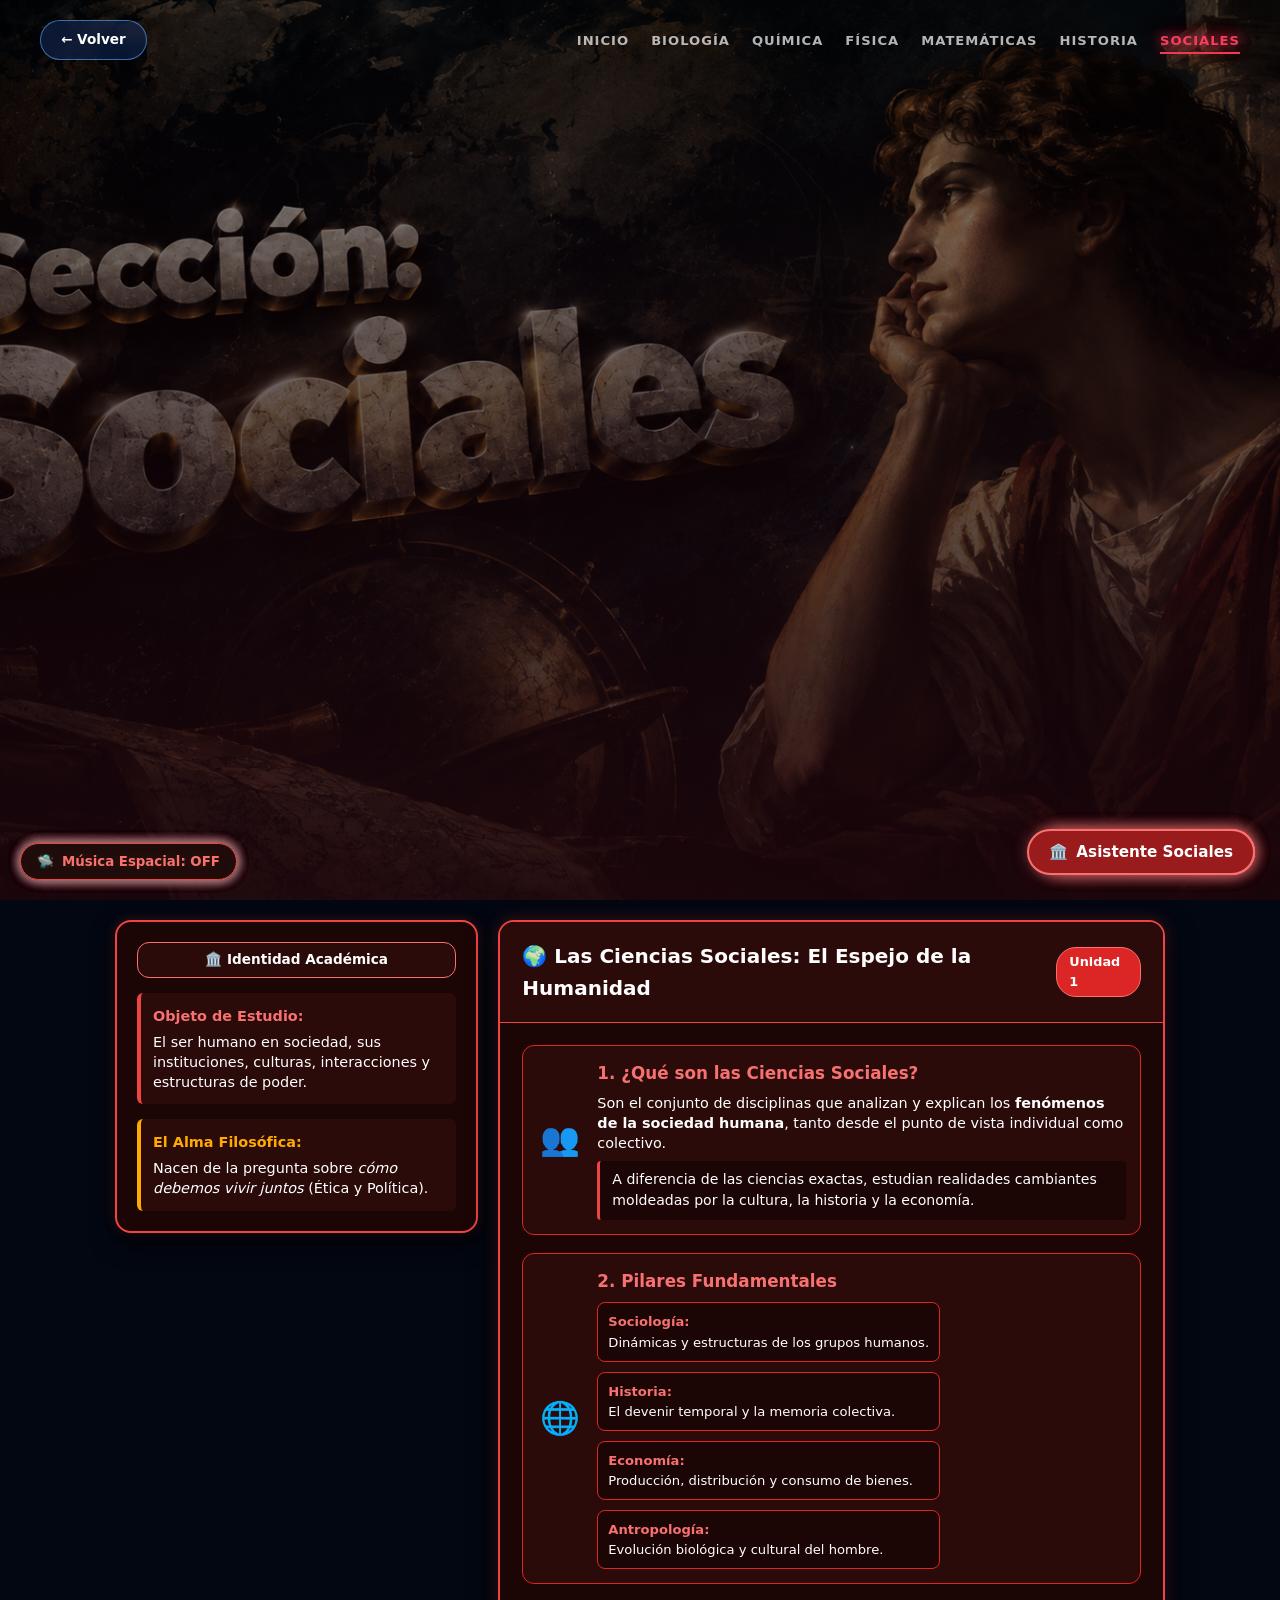
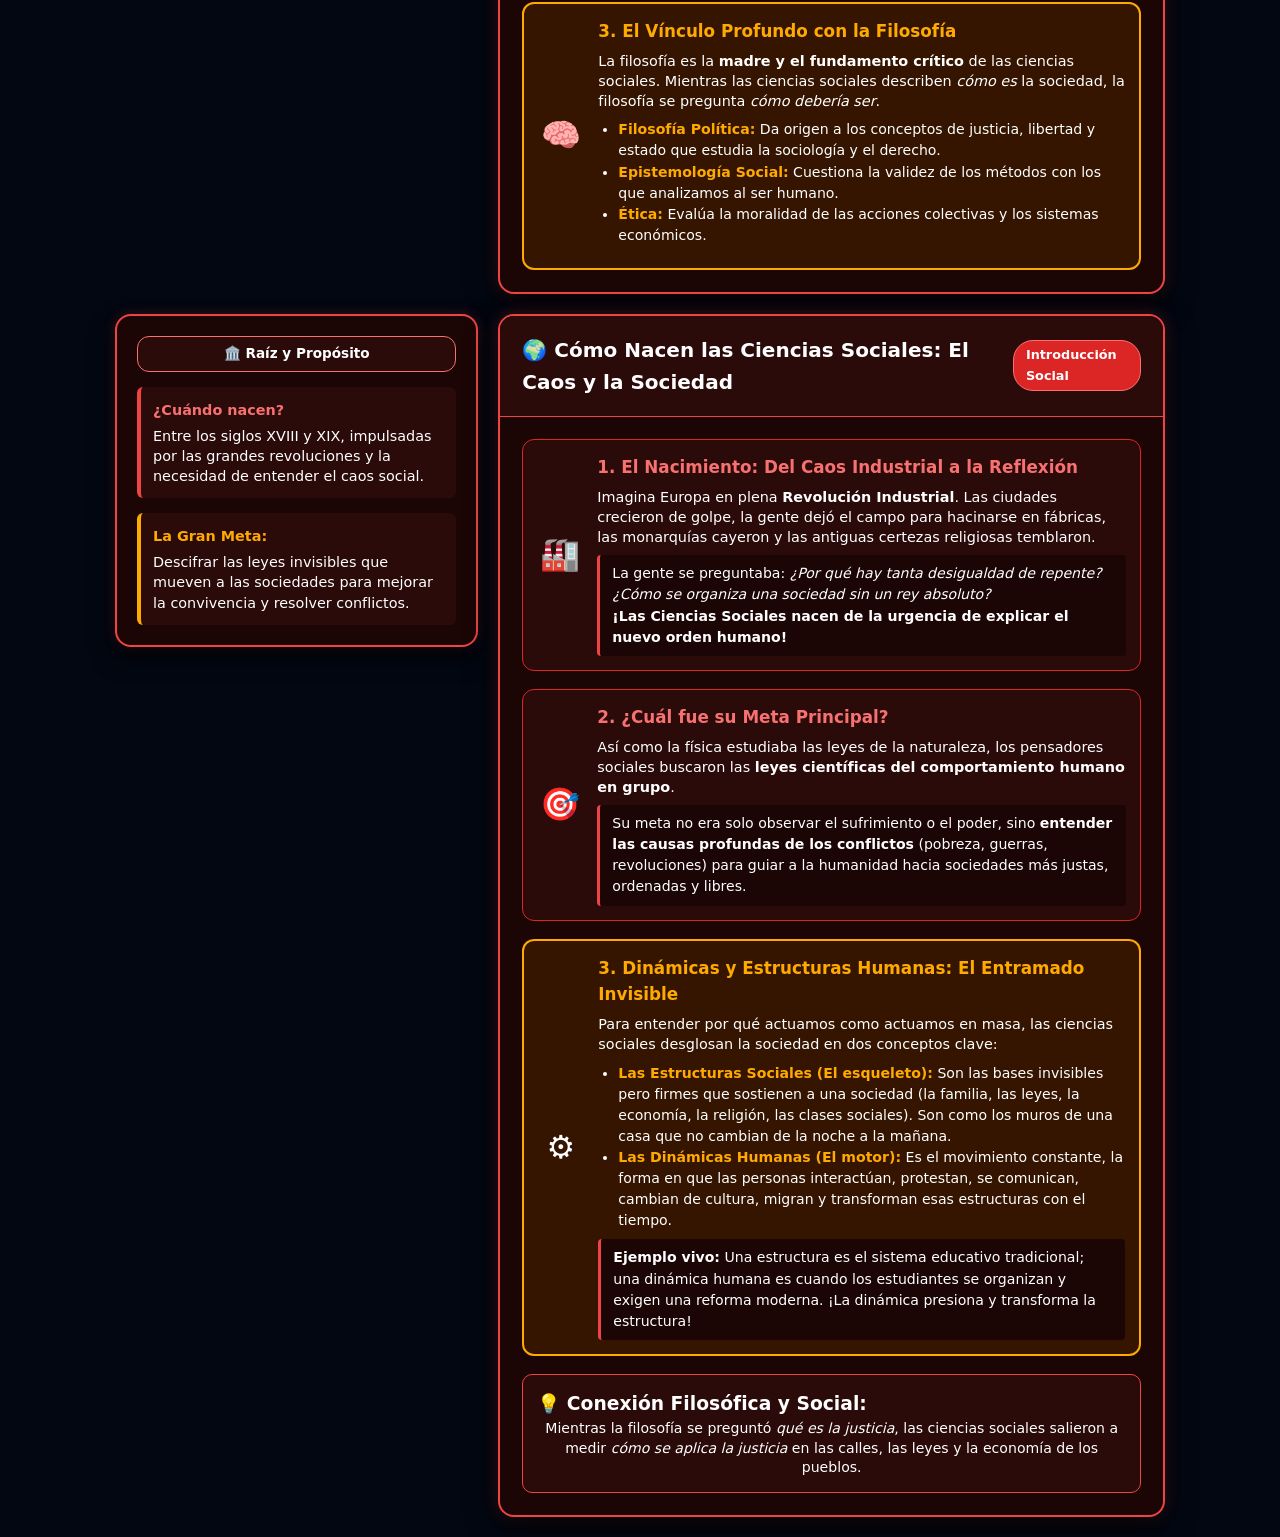
<file: sociales.html>
<!DOCTYPE html>
<html lang="es">
<head>
    <meta charset="UTF-8">
    <meta name="viewport" content="width=device-width, initial-scale=1.0">
    <title>Sección: Sociales - Nodus</title>
    <link rel="stylesheet" href="style.css">
    
    <style>
        /* ENCABEZADO Y PORTADA DE SOCIALES */
        .portada-sociales {
            position: relative;
            width: 100%;
            height: 100vh;
            background: linear-gradient(rgba(0, 0, 0, 0.45), rgba(28, 6, 12, 0.88)), 
                        url('portada-sociales.png') no-repeat center center/cover;
            display: flex;
            flex-direction: column;
            justify-content: space-between;
            box-sizing: border-box;
            padding: 20px 40px;
        }

        /* NAVEGACIÓN SUPERIOR */
        .nav-header {
            display: flex;
            justify-content: space-between;
            align-items: center;
            width: 100%;
            z-index: 10;
        }

        /* BOTÓN VOLVER CON ESTILO ROJO / CARMESÍ */
        .btn-volver {
            display: inline-flex;
            align-items: center;
            gap: 8px;
            background: rgba(225, 29, 72, 0.2);
            border: 1px solid rgba(244, 63, 94, 0.6);
            color: #ffffff;
            padding: 8px 20px;
            border-radius: 20px;
            text-decoration: none;
            font-weight: 700;
            font-size: 0.85rem;
            backdrop-filter: blur(6px);
            transition: all 0.3s ease;
        }

        .btn-volver:hover {
            background: #e11d48;
            box-shadow: 0 0 15px rgba(225, 29, 72, 0.6);
            transform: translateX(-3px);
        }

        /* MENÚ DE ÁREAS */
        .menu-navegacion {
            display: flex;
            gap: 22px;
            list-style: none;
            margin: 0;
            padding: 0;
        }

        .menu-navegacion a {
            color: rgba(255, 255, 255, 0.7);
            text-decoration: none;
            font-weight: 800;
            font-size: 0.82rem;
            letter-spacing: 1px;
            text-transform: uppercase;
            transition: all 0.3s ease;
        }

        .menu-navegacion a:hover {
            color: #ffffff;
        }

        /* ÁREA ACTIVA: SOCIALES (ROJO / CARMESÍ NEÓN) */
        .menu-navegacion a.activo-sociales {
            color: #f43f5e !important;
            text-shadow: 0 0 12px rgba(244, 63, 94, 0.9),
                         0 0 20px rgba(225, 29, 72, 0.7);
            border-bottom: 2px solid #f43f5e;
            padding-bottom: 4px;
        }
    </style>
</head>
<body>

    <!-- PORTADA SOCIALES -->
    <header class="portada-sociales">
        <nav class="nav-header">
            <!-- BOTÓN VOLVER -->
            <a href="index.html" class="btn-volver">← Volver</a>

            <!-- MENÚ DE MATERIAS -->
            <ul class="menu-navegacion">
                <li><a href="index.html">INICIO</a></li>
                <li><a href="biologia.html">BIOLOGÍA</a></li>
                <li><a href="quimica.html">QUÍMICA</a></li>
                <li><a href="fisica.html">FÍSICA</a></li>
                <li><a href="matematicas.html">MATEMÁTICAS</a></li>
                <li><a href="historia.html">HISTORIA</a></li>
                <li><a href="sociales.html" class="activo-sociales">SOCIALES</a></li>
            </ul>
        </nav>
    </header>

</body>

<!-- BOTÓN FLOTANTE DE MÚSICA (ROJO NEÓN) -->
<div id="control-ambiente-espacial" style="position: fixed; bottom: 20px; left: 20px; z-index: 9999;">
    <button id="btn-musica-espacial" onclick="conmutarAmbienteEspacial()" style="background: rgba(30, 10, 10, 0.9); border: 1px solid #ef4444; color: #f87171; padding: 10px 16px; border-radius: 20px; font-weight: bold; cursor: pointer; display: flex; align-items: center; gap: 8px; box-shadow: 0 0 12px rgba(239, 68, 68, 0.4); backdrop-filter: blur(5px); transition: all 0.3s ease;">
        <span>🛸</span> <span id="texto-btn-musica">Música Espacial: OFF</span>
    </button>
</div>

<!-- ELEMENTO DE AUDIO APUNTANDO A TU ARCHIVO -->
<audio id="mi-audio-local" loop preload="auto">
    <source src="musica-espacial.mp3" type="audio/mpeg">
    <source src="musica-espacial.mp4" type="audio/mp4">
</audio>

<script>
    let estaSonando = false;
    const audio = document.getElementById("mi-audio-local");
    const textoBtn = document.getElementById("texto-btn-musica");
    const btn = document.getElementById("btn-musica-espacial");

    // Volumen fijado en 0.35
    audio.volume = 0.35;

    function conmutarAmbienteEspacial() {
        if (!estaSonando) {
            audio.play().then(() => {
                estaSonando = true;
                textoBtn.textContent = "Música Espacial: ON";
                // Estado ACTIVO (ON): Rojo brillante encendido
                btn.style.borderColor = "#ff4d4d";
                btn.style.color = "#ff4d4d";
                btn.style.boxShadow = "0 0 18px rgba(255, 77, 77, 0.8)";
            }).catch(error => {
                console.error("Error al reproducir el audio:", error);
                alert("Asegúrate de haber movido el archivo de audio dentro de la carpeta Proyecto-Cosmos y llamarlo 'musica-espacial.mp3'");
            });
        } else {
            audio.pause();
            audio.currentTime = 0; // Reinicia la canción al inicio
            estaSonando = false;

            textoBtn.textContent = "Música Espacial: OFF";
            // Estado INACTIVO (OFF): Rojo carmesí estándar
            btn.style.borderColor = "#ef4444";
            btn.style.color = "#f87171";
            btn.style.boxShadow = "0 0 12px rgba(239, 68, 68, 0.4)";
        }
    }
</script>	






<!DOCTYPE html>
<html lang="es">
<head>
    <meta charset="UTF-8">
    <meta name="viewport" content="width=device-width, initial-scale=1.0">
    <title>Sección: Física - Nodus</title>
    <link rel="stylesheet" href="style.css">
    
    <style>
        /* ENCABEZADO Y PORTADA DE FÍSICA */
        .portada-fisica {
            position: relative;
            width: 100%;
            height: 100vh;
            background: linear-gradient(rgba(0, 0, 0, 0.45), rgba(6, 18, 36, 0.88)), 
                        url('portada-fisica.png') no-repeat center center/cover;
            display: flex;
            flex-direction: column;
            justify-content: space-between;
            box-sizing: border-box;
            padding: 20px 40px;
        }

        /* NAVEGACIÓN SUPERIOR */
        .nav-header {
            display: flex;
            justify-content: space-between;
            align-items: center;
            width: 100%;
            z-index: 10;
        }

        /* BOTÓN VOLVER CON ESTILO AZUL */
        .btn-volver {
            display: inline-flex;
            align-items: center;
            gap: 8px;
            background: rgba(37, 99, 235, 0.2);
            border: 1px solid rgba(96, 165, 250, 0.6);
            color: #ffffff;
            padding: 8px 20px;
            border-radius: 20px;
            text-decoration: none;
            font-weight: 700;
            font-size: 0.85rem;
            backdrop-filter: blur(6px);
            transition: all 0.3s ease;
        }

        .btn-volver:hover {
            background: #2563eb;
            box-shadow: 0 0 15px rgba(37, 99, 235, 0.6);
            transform: translateX(-3px);
        }

        /* MENÚ DE ÁREAS */
        .menu-navegacion {
            display: flex;
            gap: 22px;
            list-style: none;
            margin: 0;
            padding: 0;
        }

        .menu-navegacion a {
            color: rgba(255, 255, 255, 0.7);
            text-decoration: none;
            font-weight: 800;
            font-size: 0.82rem;
            letter-spacing: 1px;
            text-transform: uppercase;
            transition: all 0.3s ease;
        }

        .menu-navegacion a:hover {
            color: #ffffff;
        }

        /* ÁREA ACTIVA: FÍSICA (AZUL NEÓN) */
        .menu-navegacion a.activo-fisica {
            color: #60a5fa !important;
            text-shadow: 0 0 12px rgba(96, 165, 250, 0.9),
                         0 0 20px rgba(37, 99, 235, 0.7);
            border-bottom: 2px solid #60a5fa;
            padding-bottom: 4px;
        }
    </style>
</head>
<body>



<script>
    // Coloca tu clave API de Gemini aquí
    const GEMINI_API_KEY = "TU_API_KEY_AQUI";

    function toggleIAChat() {
        const chat = document.getElementById('ia-chat-modal');
        chat.style.display = (chat.style.display === 'flex') ? 'none' : 'flex';
    }

    function handleIAKeyPress(e) {
        if (e.key === 'Enter') sendIAMessage();
    }

    async function sendIAMessage() {
        const input = document.getElementById('ia-user-input');
        const container = document.getElementById('ia-messages-container');
        const prompt = input.value.trim();
        if (!prompt) return;

        // 1. Agregar el mensaje escrito por el usuario
        const userMsg = document.createElement('div');
        userMsg.className = 'ia-msg user';
        userMsg.textContent = prompt;
        container.appendChild(userMsg);

        input.value = '';
        container.scrollTop = container.scrollHeight;

        // 2. Crear mensaje temporal de "Cargando..." para la respuesta del bot
        const botMsg = document.createElement('div');
        botMsg.className = 'ia-msg bot';
        botMsg.textContent = 'Pensando respuesta...';
        container.appendChild(botMsg);
        container.scrollTop = container.scrollHeight;

        try {
            // 3. Petición HTTP POST a la API de Gemini
            const response = await fetch(`[https://generativelanguage.googleapis.com/v1beta/models/gemini-1.5-flash:generateContent?key=$](https://generativelanguage.googleapis.com/v1beta/models/gemini-1.5-flash:generateContent?key=$){GEMINI_API_KEY}`, {
                method: 'POST',
                headers: {
                    'Content-Type': 'application/json'
                },
                body: JSON.stringify({
                    contents: [{
                        parts: [{ text: prompt }]
                    }]
                })
            });

            const data = await response.json();

            // 4. Extraer la respuesta e insertarla en el mensaje
            if (data.candidates && data.candidates[0].content.parts[0].text) {
                botMsg.textContent = data.candidates[0].content.parts[0].text;
            } else {
                botMsg.textContent = 'No se obtuvo respuesta del asistente.';
            }
        } catch (error) {
            console.error("Error API Gemini:", error);
            botMsg.textContent = 'Error de conexión con el servicio de Inteligencia Artificial.';
        }

        container.scrollTop = container.scrollHeight;
    }
</script>


<!DOCTYPE html>
<html lang="es">
<head>
    <meta charset="UTF-8">
    <meta name="viewport" content="width=device-width, initial-scale=1.0">
    <title>Nodus - Plataforma Educativa Cosmológica</title>
    <link rel="stylesheet" href="style.css">
    
    <style>
        * {
            margin: 0;
            padding: 0;
            box-sizing: border-box;
            font-family: 'Segoe UI', system-ui, -apple-system, sans-serif;
        }

        body {
            background-color: #030712;
            color: #ffffff;
            overflow-x: hidden;
        }

        /* PORTADA / HERO PRINCIPAL DE INICIO */
        .portada-inicio {
            position: relative;
            width: 100%;
            height: 100vh;
            /* Azul oscuro profundo con degradado y combinación celeste */
            background: linear-gradient(135deg, rgba(3, 7, 18, 0.85) 0%, rgba(15, 23, 42, 0.9) 50%, rgba(30, 58, 138, 0.85) 100%), 
                        url('nebulosa1.png') no-repeat center center/cover;
            display: flex;
            flex-direction: column;
            justify-content: space-between;
            padding: 20px 40px;
        }

        /* NAVEGACIÓN SUPERIOR */
        .nav-header {
            display: flex;
            justify-content: space-between;
            align-items: center;
            width: 100%;
            z-index: 10;
        }

        .brand-logo {
            font-size: 1.5rem;
            font-weight: 900;
            letter-spacing: 2px;
            color: #38bdf8;
            text-shadow: 0 0 15px rgba(56, 189, 248, 0.8);
        }

        /* MENÚ DE MATERIAS */
        .menu-navegacion {
            display: flex;
            gap: 22px;
            list-style: none;
        }

        .menu-navegacion a {
            color: rgba(255, 255, 255, 0.7);
            text-decoration: none;
            font-weight: 800;
            font-size: 0.82rem;
            letter-spacing: 1px;
            text-transform: uppercase;
            transition: all 0.3s ease;
        }

        .menu-navegacion a:hover {
            color: #38bdf8;
        }

        /* ÁREA ACTIVA: INICIO (AZUL CELESTE NEÓN) */
        .menu-navegacion a.activo-inicio {
            color: #38bdf8 !important;
            text-shadow: 0 0 12px rgba(56, 189, 248, 0.9),
                         0 0 20px rgba(37, 99, 235, 0.7);
            border-bottom: 2px solid #38bdf8;
            padding-bottom: 4px;
        }

        /* CONTENIDO CENTRAL */
        .hero-content {
            margin: auto;
            text-align: center;
            max-width: 800px;
            z-index: 2;
        }

        .hero-content h1 {
            font-size: 3.5rem;
            font-weight: 900;
            background: linear-gradient(135deg, #ffffff 30%, #38bdf8 70%, #2563eb 100%);
            -webkit-background-clip: text;
            -webkit-text-fill-color: transparent;
            text-shadow: 0 0 30px rgba(56, 189, 248, 0.3);
            margin-bottom: 15px;
        }

        .hero-content p {
            font-size: 1.2rem;
            color: #94a3b8;
            margin-bottom: 25px;
            line-height: 1.6;
        }

        /* ESTILOS DEL ASISTENTE VIRTUAL (AZUL OSCURO Y CELESTE) */
        #ia-floating-btn {
            position: fixed;
            bottom: 25px;
            right: 25px;
            background: linear-gradient(135deg, #0284c7, #2563eb);
            color: #ffffff;
            border: none;
            padding: 12px 20px;
            border-radius: 30px;
            font-size: 0.95rem;
            font-weight: 700;
            cursor: pointer;
            box-shadow: 0 4px 20px rgba(37, 99, 235, 0.5);
            z-index: 99999;
            display: flex;
            align-items: center;
            gap: 8px;
            transition: transform 0.2s, box-shadow 0.2s;
        }

        #ia-floating-btn:hover {
            transform: translateY(-3px);
            box-shadow: 0 6px 25px rgba(56, 189, 248, 0.7);
        }

        #ia-chat-modal {
            position: fixed;
            bottom: 85px;
            right: 25px;
            width: 350px;
            height: 450px;
            background: #030712;
            border: 1px solid rgba(56, 189, 248, 0.3);
            border-radius: 16px;
            box-shadow: 0 10px 30px rgba(0, 0, 0, 0.9);
            z-index: 99999;
            display: none;
            flex-direction: column;
            overflow: hidden;
        }

        .ia-header {
            background: #0f172a;
            padding: 14px 18px;
            display: flex;
            justify-content: space-between;
            align-items: center;
            color: #ffffff;
            font-weight: 700;
            font-size: 0.9rem;
            border-bottom: 1px solid rgba(56, 189, 248, 0.2);
        }

        .ia-close-btn {
            background: transparent;
            border: none;
            color: #94a3b8;
            font-size: 1.1rem;
            cursor: pointer;
        }

        .ia-messages {
            flex: 1;
            padding: 15px;
            overflow-y: auto;
            display: flex;
            flex-direction: column;
            gap: 10px;
        }

        .ia-msg {
            max-width: 85%;
            padding: 10px 14px;
            border-radius: 12px;
            font-size: 0.85rem;
            line-height: 1.4;
            word-break: break-word;
        }

        .ia-msg.bot {
            background: rgba(255, 255, 255, 0.08);
            color: #e2e8f0;
            align-self: flex-start;
            border-bottom-left-radius: 2px;
        }

        .ia-msg.user {
            background: #2563eb;
            color: #ffffff;
            align-self: flex-end;
            border-bottom-right-radius: 2px;
        }

        .ia-input-container {
            padding: 12px;
            background: #0f172a;
            display: flex;
            gap: 8px;
            border-top: 1px solid rgba(56, 189, 248, 0.2);
        }

        .ia-input-container input {
            flex: 1;
            background: rgba(255, 255, 255, 0.05);
            border: 1px solid rgba(56, 189, 248, 0.3);
            padding: 10px 14px;
            border-radius: 20px;
            color: #ffffff;
            font-size: 0.85rem;
            outline: none;
        }

        .ia-input-container input:focus {
            border-color: #38bdf8;
        }

        .ia-input-container button {
            background: #0284c7;
            border: none;
            color: #ffffff;
            width: 36px;
            height: 36px;
            border-radius: 50%;
            cursor: pointer;
        }
    </style>
</head>
<body>

   

    <!-- BOTÓN FLOTANTE DEL ASISTENTE DE IA -->
    <button id="ia-floating-btn" onclick="toggleIAChat()">
        🤖 Asistente NODUS
    </button>

    <!-- VENTANA DE CHAT -->
    <div id="ia-chat-modal">
        <div class="ia-header">
            <span>Asistente NODUS</span>
            <button class="ia-close-btn" onclick="toggleIAChat()">✕</button>
        </div>
        <div class="ia-messages" id="ia-messages-container">
            <div class="ia-msg bot">
                ¡Hola! Soy tu asistente de NODUS. ¿En qué puedo ayudarte hoy sobre tus materias?
            </div>
        </div>
        <div class="ia-input-container">
            <input type="text" id="ia-user-input" placeholder="Escribe tu duda..." onkeydown="handleIAKeyPress(event)">
            <button onclick="sendIAMessage()">➤</button>
        </div>
    </div>

    <!-- SCRIPT DE CONEXIÓN CON GEMINI API -->
    <script>
        const GEMINI_API_KEY = "TU_API_KEY_AQUI";

        function toggleIAChat() {
            const chat = document.getElementById('ia-chat-modal');
            chat.style.display = (chat.style.display === 'flex') ? 'none' : 'flex';
        }

        function handleIAKeyPress(e) {
            if (e.key === 'Enter') sendIAMessage();
        }

        async function sendIAMessage() {
            const input = document.getElementById('ia-user-input');
            const container = document.getElementById('ia-messages-container');
            const prompt = input.value.trim();
            if (!prompt) return;

            const userMsg = document.createElement('div');
            userMsg.className = 'ia-msg user';
            userMsg.textContent = prompt;
            container.appendChild(userMsg);

            input.value = '';
            container.scrollTop = container.scrollHeight;

            const botMsg = document.createElement('div');
            botMsg.className = 'ia-msg bot';
            botMsg.textContent = 'Pensando respuesta...';
            container.appendChild(botMsg);
            container.scrollTop = container.scrollHeight;

            try {
                const response = await fetch(`https://generativelanguage.googleapis.com/v1beta/models/gemini-1.5-flash:generateContent?key=${GEMINI_API_KEY}`, {
                    method: 'POST',
                    headers: { 'Content-Type': 'application/json' },
                    body: JSON.stringify({
                        contents: [{ parts: [{ text: prompt }] }]
                    })
                });

                const data = await response.json();

                if (data.candidates && data.candidates[0].content.parts[0].text) {
                    botMsg.textContent = data.candidates[0].content.parts[0].text;
                } else {
                    botMsg.textContent = 'No se obtuvo respuesta del asistente.';
                }
            } catch (error) {
                console.error("Error API Gemini:", error);
                botMsg.textContent = 'Error de conexión con el servicio de Inteligencia Artificial.';
            }

            container.scrollTop = container.scrollHeight;
        }
    </script>
</body>
</html>

<!DOCTYPE html>
<html lang="es">
<head>
    <meta charset="UTF-8">
    <meta name="viewport" content="width=device-width, initial-scale=1.0">
    <title>Nodus - Plataforma Educativa Cosmológica</title>
    <link rel="stylesheet" href="style.css">
    
    <style>
        * {
            margin: 0;
            padding: 0;
            box-sizing: border-box;
            font-family: 'Segoe UI', system-ui, -apple-system, sans-serif;
        }

        body {
            background-color: #030712;
            color: #ffffff;
            overflow-x: hidden;
        }

        /* PORTADA / HERO PRINCIPAL DE INICIO */
        .portada-inicio {
            position: relative;
            width: 100%;
            height: 100vh;
            /* Degradado en azul oscuro con la imagen portada.png */
            background: linear-gradient(135deg, rgba(3, 7, 18, 0.82) 0%, rgba(15, 23, 42, 0.88) 50%, rgba(30, 58, 138, 0.82) 100%), 
                        url('portada.png') no-repeat center center/cover;
            display: flex;
            flex-direction: column;
            justify-content: space-between;
            padding: 20px 40px;
        }

        /* NAVEGACIÓN SUPERIOR */
        .nav-header {
            display: flex;
            justify-content: space-between;
            align-items: center;
            width: 100%;
            z-index: 10;
        }

        .brand-logo {
            font-size: 1.5rem;
            font-weight: 900;
            letter-spacing: 2px;
            color: #38bdf8;
            text-shadow: 0 0 15px rgba(56, 189, 248, 0.8);
        }

        /* MENÚ DE MATERIAS */
        .menu-navegacion {
            display: flex;
            gap: 22px;
            list-style: none;
        }

        .menu-navegacion a {
            color: rgba(255, 255, 255, 0.7);
            text-decoration: none;
            font-weight: 800;
            font-size: 0.82rem;
            letter-spacing: 1px;
            text-transform: uppercase;
            transition: all 0.3s ease;
        }

        .menu-navegacion a:hover {
            color: #38bdf8;
        }

        /* ÁREA ACTIVA: INICIO (AZUL CELESTE NEÓN) */
        .menu-navegacion a.activo-inicio {
            color: #38bdf8 !important;
            text-shadow: 0 0 12px rgba(56, 189, 248, 0.9),
                         0 0 20px rgba(37, 99, 235, 0.7);
            border-bottom: 2px solid #38bdf8;
            padding-bottom: 4px;
        }

        /* CONTENIDO CENTRAL */
        .hero-content {
            margin: auto;
            text-align: center;
            max-width: 800px;
            z-index: 2;
        }

        .hero-content h1 {
            font-size: 3.5rem;
            font-weight: 900;
            background: linear-gradient(135deg, #ffffff 30%, #38bdf8 70%, #2563eb 100%);
            -webkit-background-clip: text;
            -webkit-text-fill-color: transparent;
            text-shadow: 0 0 30px rgba(56, 189, 248, 0.3);
            margin-bottom: 15px;
        }

        .hero-content p {
            font-size: 1.2rem;
            color: #94a3b8;
            margin-bottom: 25px;
            line-height: 1.6;
        }

        /* ESTILOS DEL ASISTENTE VIRTUAL (AZUL OSCURO Y CELESTE) */
        #ia-floating-btn {
            position: fixed;
            bottom: 25px;
            right: 25px;
            background: linear-gradient(135deg, #0284c7, #2563eb);
            color: #ffffff;
            border: none;
            padding: 12px 20px;
            border-radius: 30px;
            font-size: 0.95rem;
            font-weight: 700;
            cursor: pointer;
            box-shadow: 0 4px 20px rgba(37, 99, 235, 0.5);
            z-index: 99999;
            display: flex;
            align-items: center;
            gap: 8px;
            transition: transform 0.2s, box-shadow 0.2s;
        }

        #ia-floating-btn:hover {
            transform: translateY(-3px);
            box-shadow: 0 6px 25px rgba(56, 189, 248, 0.7);
        }

        #ia-chat-modal {
            position: fixed;
            bottom: 85px;
            right: 25px;
            width: 350px;
            height: 450px;
            background: #030712;
            border: 1px solid rgba(56, 189, 248, 0.3);
            border-radius: 16px;
            box-shadow: 0 10px 30px rgba(0, 0, 0, 0.9);
            z-index: 99999;
            display: none;
            flex-direction: column;
            overflow: hidden;
        }

        .ia-header {
            background: #0f172a;
            padding: 14px 18px;
            display: flex;
            justify-content: space-between;
            align-items: center;
            color: #ffffff;
            font-weight: 700;
            font-size: 0.9rem;
            border-bottom: 1px solid rgba(56, 189, 248, 0.2);
        }

        .ia-close-btn {
            background: transparent;
            border: none;
            color: #94a3b8;
            font-size: 1.1rem;
            cursor: pointer;
        }

        .ia-messages {
            flex: 1;
            padding: 15px;
            overflow-y: auto;
            display: flex;
            flex-direction: column;
            gap: 10px;
        }

        .ia-msg {
            max-width: 85%;
            padding: 10px 14px;
            border-radius: 12px;
            font-size: 0.85rem;
            line-height: 1.4;
            word-break: break-word;
        }

        .ia-msg.bot {
            background: rgba(255, 255, 255, 0.08);
            color: #e2e8f0;
            align-self: flex-start;
            border-bottom-left-radius: 2px;
        }

        .ia-msg.user {
            background: #2563eb;
            color: #ffffff;
            align-self: flex-end;
            border-bottom-right-radius: 2px;
        }

        .ia-input-container {
            padding: 12px;
            background: #0f172a;
            display: flex;
            gap: 8px;
            border-top: 1px solid rgba(56, 189, 248, 0.2);
        }

        .ia-input-container input {
            flex: 1;
            background: rgba(255, 255, 255, 0.05);
            border: 1px solid rgba(56, 189, 248, 0.3);
            padding: 10px 14px;
            border-radius: 20px;
            color: #ffffff;
            font-size: 0.85rem;
            outline: none;
        }

        .ia-input-container input:focus {
            border-color: #38bdf8;
        }

        .ia-input-container button {
            background: #0284c7;
            border: none;
            color: #ffffff;
            width: 36px;
            height: 36px;
            border-radius: 50%;
            cursor: pointer;
        }
    </style>
</head>
<body>

    <!-- BOTÓN FLOTANTE DEL ASISTENTE DE IA -->
    <button id="ia-floating-btn" onclick="toggleIAChat()">
        🤖 Asistente NODUS
    </button>

    <!-- VENTANA DE CHAT -->
    <div id="ia-chat-modal">
        <div class="ia-header">
            <span>Asistente NODUS</span>
            <button class="ia-close-btn" onclick="toggleIAChat()">✕</button>
        </div>
        <div class="ia-messages" id="ia-messages-container">
            <div class="ia-msg bot">
                ¡Hola! Soy tu asistente de NODUS. ¿En qué puedo ayudarte hoy sobre tus materias?
            </div>
        </div>
        <div class="ia-input-container">
            <input type="text" id="ia-user-input" placeholder="Escribe tu duda..." onkeydown="handleIAKeyPress(event)">
            <button onclick="sendIAMessage()">➤</button>
        </div>
    </div>

    <!-- SCRIPT DE CONEXIÓN CON GEMINI API -->
    <script>
        const GEMINI_API_KEY = "TU_API_KEY_AQUI";

        function toggleIAChat() {
            const chat = document.getElementById('ia-chat-modal');
            chat.style.display = (chat.style.display === 'flex') ? 'none' : 'flex';
        }

        function handleIAKeyPress(e) {
            if (e.key === 'Enter') sendIAMessage();
        }

        async function sendIAMessage() {
            const input = document.getElementById('ia-user-input');
            const container = document.getElementById('ia-messages-container');
            const prompt = input.value.trim();
            if (!prompt) return;

            const userMsg = document.createElement('div');
            userMsg.className = 'ia-msg user';
            userMsg.textContent = prompt;
            container.appendChild(userMsg);

            input.value = '';
            container.scrollTop = container.scrollHeight;

            const botMsg = document.createElement('div');
            botMsg.className = 'ia-msg bot';
            botMsg.textContent = 'Pensando respuesta...';
            container.appendChild(botMsg);
            container.scrollTop = container.scrollHeight;

            try {
                const response = await fetch(`https://generativelanguage.googleapis.com/v1beta/models/gemini-1.5-flash:generateContent?key=${GEMINI_API_KEY}`, {
                    method: 'POST',
                    headers: { 'Content-Type': 'application/json' },
                    body: JSON.stringify({
                        contents: [{ parts: [{ text: prompt }] }]
                    })
                });

                const data = await response.json();

                if (data.candidates && data.candidates[0].content.parts[0].text) {
                    botMsg.textContent = data.candidates[0].content.parts[0].text;
                } else {
                    botMsg.textContent = 'No se obtuvo respuesta del asistente.';
                }
            } catch (error) {
                console.error("Error API Gemini:", error);
                botMsg.textContent = 'Error de conexión con el servicio de Inteligencia Artificial.';
            }

            container.scrollTop = container.scrollHeight;
        }
    </script>
</body>
</html>

<!-- BOTÓN FLOTANTE DE MÚSICA -->

<div id="control-ambiente-espacial" style="position: fixed; bottom: 20px; left: 20px; z-index: 9999;">

    <button id="btn-musica-espacial" onclick="conmutarAmbienteEspacial()" style="background: rgba(10, 14, 26, 0.9); border: 1px solid #00ffcc; color: #00ffcc; padding: 10px 16px; border-radius: 20px; font-weight: bold; cursor: pointer; display: flex; align-items: center; gap: 8px; box-shadow: 0 0 10px rgba(0,255,204,0.3); backdrop-filter: blur(5px); transition: all 0.3s;">

        <span>🛸</span> <span id="texto-btn-musica">Música Espacial: OFF</span>

    </button>

</div>



<!-- ELEMENTO DE AUDIO APUNTANDO A TU ARCHIVO -->

<audio id="mi-audio-local" loop preload="auto">

    <source src="musica-espacial.mp3" type="audio/mpeg">

    <source src="musica-espacial.mp4" type="audio/mp4">

</audio>



<script>

    let estaSonando = false;

    const audio = document.getElementById("mi-audio-local");

    const textoBtn = document.getElementById("texto-btn-musica");

    const btn = document.getElementById("btn-musica-espacial");



    // Volumen fijado en 0.35

    audio.volume = 0.35;



    function conmutarAmbienteEspacial() {

        if (!estaSonando) {

            audio.play().then(() => {

                estaSonando = true;

                textoBtn.textContent = "Música Espacial: ON";

                btn.style.borderColor = "#ffcc00";

                btn.style.color = "#ffcc00";

                btn.style.boxShadow = "0 0 15px rgba(255,204,0,0.5)";

            }).catch(error => {

                console.error("Error al reproducir el audio:", error);

                alert("Asegúrate de haber movido el archivo de audio dentro de la carpeta Proyecto-Cosmos y llamarlo 'musica-espacial.mp3'");

            });

        } else {

            audio.pause();

            audio.currentTime = 0; // Reinicia la canción al inicio

            estaSonando = false;



            textoBtn.textContent = "Música Espacial: OFF";

            btn.style.borderColor = "#00ffcc";

            btn.style.color = "#00ffcc";

            btn.style.boxShadow = "0 0 10px rgba(0,255,204,0.3)";

        }

    }

</script>




<!-- BOTÓN FLOTANTE DE MÚSICA (NARANJA NEÓN) -->
<div id="control-ambiente-espacial" style="position: fixed; bottom: 20px; left: 20px; z-index: 9999;">
    <button id="btn-musica-espacial" onclick="conmutarAmbienteEspacial()" style="background: rgba(28, 12, 4, 0.9); border: 1px solid #f97316; color: #fb923c; padding: 10px 16px; border-radius: 20px; font-weight: bold; cursor: pointer; display: flex; align-items: center; gap: 8px; box-shadow: 0 0 12px rgba(249, 115, 22, 0.4); backdrop-filter: blur(5px); transition: all 0.3s ease;">
        <span>🛸</span> <span id="texto-btn-musica">Música Espacial: OFF</span>
    </button>
</div>

<!-- ELEMENTO DE AUDIO APUNTANDO A TU ARCHIVO -->
<audio id="mi-audio-local" loop preload="auto">
    <source src="musica-espacial.mp3" type="audio/mpeg">
    <source src="musica-espacial.mp4" type="audio/mp4">
</audio>

<script>
    let estaSonando = false;
    const audio = document.getElementById("mi-audio-local");
    const textoBtn = document.getElementById("texto-btn-musica");
    const btn = document.getElementById("btn-musica-espacial");

    // Volumen fijado en 0.35
    audio.volume = 0.35;

    function conmutarAmbienteEspacial() {
        if (!estaSonando) {
            audio.play().then(() => {
                estaSonando = true;
                textoBtn.textContent = "Música Espacial: ON";
                // Estado ACTIVO (ON): Naranja neón intenso encendido
                btn.style.borderColor = "#ffaa00";
                btn.style.color = "#ffaa00";
                btn.style.boxShadow = "0 0 18px rgba(255, 170, 0, 0.7)";
            }).catch(error => {
                console.error("Error al reproducir el audio:", error);
                alert("Asegúrate de haber movido el archivo de audio dentro de la carpeta Proyecto-Cosmos y llamarlo 'musica-espacial.mp3'");
            });
        } else {
            audio.pause();
            audio.currentTime = 0; // Reinicia la canción al inicio
            estaSonando = false;

            textoBtn.textContent = "Música Espacial: OFF";
            // Estado INACTIVO (OFF): Naranja fuego estándar
            btn.style.borderColor = "#f97316";
            btn.style.color = "#fb923c";
            btn.style.boxShadow = "0 0 12px rgba(249, 115, 22, 0.4)";
        }
    }
</script>

<!-- BOTÓN FLOTANTE DE MÚSICA (MORADO NEÓN) -->
<div id="control-ambiente-espacial" style="position: fixed; bottom: 20px; left: 20px; z-index: 9999;">
    <button id="btn-musica-espacial" onclick="conmutarAmbienteEspacial()" style="background: rgba(20, 8, 36, 0.9); border: 1px solid #a855f7; color: #c084fc; padding: 10px 16px; border-radius: 20px; font-weight: bold; cursor: pointer; display: flex; align-items: center; gap: 8px; box-shadow: 0 0 12px rgba(168, 85, 247, 0.4); backdrop-filter: blur(5px); transition: all 0.3s ease;">
        <span>🛸</span> <span id="texto-btn-musica">Música Espacial: OFF</span>
    </button>
</div>

<!-- ELEMENTO DE AUDIO APUNTANDO A TU ARCHIVO -->
<audio id="mi-audio-local" loop preload="auto">
    <source src="musica-espacial.mp3" type="audio/mpeg">
    <source src="musica-espacial.mp4" type="audio/mp4">
</audio>

<script>
    let estaSonando = false;
    const audio = document.getElementById("mi-audio-local");
    const textoBtn = document.getElementById("texto-btn-musica");
    const btn = document.getElementById("btn-musica-espacial");

    // Volumen fijado en 0.35
    audio.volume = 0.35;

    function conmutarAmbienteEspacial() {
        if (!estaSonando) {
            audio.play().then(() => {
                estaSonando = true;
                textoBtn.textContent = "Música Espacial: ON";
                // Estado ACTIVO (ON): Violeta neón intenso encendido
                btn.style.borderColor = "#e879f9";
                btn.style.color = "#e879f9";
                btn.style.boxShadow = "0 0 18px rgba(232, 121, 249, 0.7)";
            }).catch(error => {
                console.error("Error al reproducir el audio:", error);
                alert("Asegúrate de haber movido el archivo de audio dentro de la carpeta Proyecto-Cosmos y llamarlo 'musica-espacial.mp3'");
            });
        } else {
            audio.pause();
            audio.currentTime = 0; // Reinicia la canción al inicio
            estaSonando = false;

            textoBtn.textContent = "Música Espacial: OFF";
            // Estado INACTIVO (OFF): Morado violeta estándar
            btn.style.borderColor = "#a855f7";
            btn.style.color = "#c084fc";
            btn.style.boxShadow = "0 0 12px rgba(168, 85, 247, 0.4)";
        }
    }
</script>

<!-- BOTÓN FLOTANTE DE MÚSICA (AZUL NEÓN) -->
<div id="control-ambiente-espacial" style="position: fixed; bottom: 20px; left: 20px; z-index: 9999;">
    <button id="btn-musica-espacial" onclick="conmutarAmbienteEspacial()" style="background: rgba(6, 18, 36, 0.9); border: 1px solid #3b82f6; color: #60a5fa; padding: 10px 16px; border-radius: 20px; font-weight: bold; cursor: pointer; display: flex; align-items: center; gap: 8px; box-shadow: 0 0 12px rgba(59, 130, 246, 0.4); backdrop-filter: blur(5px); transition: all 0.3s ease;">
        <span>🛸</span> <span id="texto-btn-musica">Música Espacial: OFF</span>
    </button>
</div>

<!-- ELEMENTO DE AUDIO APUNTANDO A TU ARCHIVO -->
<audio id="mi-audio-local" loop preload="auto">
    <source src="musica-espacial.mp3" type="audio/mpeg">
    <source src="musica-espacial.mp4" type="audio/mp4">
</audio>

<script>
    let estaSonando = false;
    const audio = document.getElementById("mi-audio-local");
    const textoBtn = document.getElementById("texto-btn-musica");
    const btn = document.getElementById("btn-musica-espacial");

    // Volumen fijado en 0.35
    audio.volume = 0.35;

    function conmutarAmbienteEspacial() {
        if (!estaSonando) {
            audio.play().then(() => {
                estaSonando = true;
                textoBtn.textContent = "Música Espacial: ON";
                // Estado ACTIVO (ON): Celeste neón brillante encendido
                btn.style.borderColor = "#38bdf8";
                btn.style.color = "#38bdf8";
                btn.style.boxShadow = "0 0 18px rgba(56, 189, 248, 0.7)";
            }).catch(error => {
                console.error("Error al reproducir el audio:", error);
                alert("Asegúrate de haber movido el archivo de audio dentro de la carpeta Proyecto-Cosmos y llamarlo 'musica-espacial.mp3'");
            });
        } else {
            audio.pause();
            audio.currentTime = 0; // Reinicia la canción al inicio
            estaSonando = false;

            textoBtn.textContent = "Música Espacial: OFF";
            // Estado INACTIVO (OFF): Azul eléctrico estándar
            btn.style.borderColor = "#3b82f6";
            btn.style.color = "#60a5fa";
            btn.style.boxShadow = "0 0 12px rgba(59, 130, 246, 0.4)";
        }
    }
</script>

<!-- BOTÓN FLOTANTE DE MÚSICA (BLANCO CON TOQUES CELESTES) -->
<div id="control-ambiente-espacial" style="position: fixed; bottom: 20px; left: 20px; z-index: 9999;">
    <button id="btn-musica-espacial" onclick="conmutarAmbienteEspacial()" style="background: rgba(15, 23, 42, 0.85); border: 1px solid #bae6fd; color: #f0f9ff; padding: 10px 16px; border-radius: 20px; font-weight: bold; cursor: pointer; display: flex; align-items: center; gap: 8px; box-shadow: 0 0 12px rgba(186, 230, 253, 0.4); backdrop-filter: blur(5px); transition: all 0.3s ease;">
        <span>🛸</span> <span id="texto-btn-musica">Música Espacial: OFF</span>
    </button>
</div>

<!-- ELEMENTO DE AUDIO APUNTANDO A TU ARCHIVO -->
<audio id="mi-audio-local" loop preload="auto">
    <source src="musica-espacial.mp3" type="audio/mpeg">
    <source src="musica-espacial.mp4" type="audio/mp4">
</audio>

<script>
    let estaSonando = false;
    const audio = document.getElementById("mi-audio-local");
    const textoBtn = document.getElementById("texto-btn-musica");
    const btn = document.getElementById("btn-musica-espacial");

    // Volumen fijado en 0.35
    audio.volume = 0.35;

    function conmutarAmbienteEspacial() {
        if (!estaSonando) {
            audio.play().then(() => {
                estaSonando = true;
                textoBtn.textContent = "Música Espacial: ON";
                // Estado ACTIVO (ON): Celeste brillante neón con resplandor intenso
                btn.style.borderColor = "#38bdf8";
                btn.style.color = "#ffffff";
                btn.style.boxShadow = "0 0 18px rgba(56, 189, 248, 0.8), 0 0 8px rgba(255, 255, 255, 0.6)";
            }).catch(error => {
                console.error("Error al reproducir el audio:", error);
                alert("Asegúrate de haber movido el archivo de audio dentro de la carpeta Proyecto-Cosmos y llamarlo 'musica-espacial.mp3'");
            });
        } else {
            audio.pause();
            audio.currentTime = 0; // Reinicia la canción al inicio
            estaSonando = false;

            textoBtn.textContent = "Música Espacial: OFF";
            // Estado INACTIVO (OFF): Blanco glacial suave con borde celeste pastel
            btn.style.borderColor = "#bae6fd";
            btn.style.color = "#f0f9ff";
            btn.style.boxShadow = "0 0 12px rgba(186, 230, 253, 0.4)";
        }
    }
</script>

<!-- BOTÓN FLOTANTE DE MÚSICA (MARRÓN BRONCE / DORADO) -->
<div id="control-ambiente-espacial" style="position: fixed; bottom: 20px; left: 20px; z-index: 9999;">
    <button id="btn-musica-espacial" onclick="conmutarAmbienteEspacial()" style="background: rgba(26, 16, 8, 0.9); border: 1px solid #d97706; color: #f59e0b; padding: 10px 16px; border-radius: 20px; font-weight: bold; cursor: pointer; display: flex; align-items: center; gap: 8px; box-shadow: 0 0 12px rgba(217, 119, 6, 0.4); backdrop-filter: blur(5px); transition: all 0.3s ease;">
        <span>🛸</span> <span id="texto-btn-musica">Música Espacial: OFF</span>
    </button>
</div>

<!-- ELEMENTO DE AUDIO APUNTANDO A TU ARCHIVO -->
<audio id="mi-audio-local" loop preload="auto">
    <source src="musica-espacial.mp3" type="audio/mpeg">
    <source src="musica-espacial.mp4" type="audio/mp4">
</audio>

<script>
    let estaSonando = false;
    const audio = document.getElementById("mi-audio-local");
    const textoBtn = document.getElementById("texto-btn-musica");
    const btn = document.getElementById("btn-musica-espacial");

    // Volumen fijado en 0.35
    audio.volume = 0.35;

    function conmutarAmbienteEspacial() {
        if (!estaSonando) {
            audio.play().then(() => {
                estaSonando = true;
                textoBtn.textContent = "Música Espacial: ON";
                // Estado ACTIVO (ON): Dorado cobrizo brillante encendido
                btn.style.borderColor = "#fbbf24";
                btn.style.color = "#fbbf24";
                btn.style.boxShadow = "0 0 18px rgba(251, 191, 36, 0.7)";
            }).catch(error => {
                console.error("Error al reproducir el audio:", error);
                alert("Asegúrate de haber movido el archivo de audio dentro de la carpeta Proyecto-Cosmos y llamarlo 'musica-espacial.mp3'");
            });
        } else {
            audio.pause();
            audio.currentTime = 0; // Reinicia la canción al inicio
            estaSonando = false;

            textoBtn.textContent = "Música Espacial: OFF";
            // Estado INACTIVO (OFF): Marrón bronce estándar
            btn.style.borderColor = "#d97706";
            btn.style.color = "#f59e0b";
            btn.style.boxShadow = "0 0 12px rgba(217, 119, 6, 0.4)";
        }
    }
</script>

<!-- BOTÓN FLOTANTE DE MÚSICA (ROJO NEÓN) -->
<div id="control-ambiente-espacial" style="position: fixed; bottom: 20px; left: 20px; z-index: 9999;">
    <button id="btn-musica-espacial" onclick="conmutarAmbienteEspacial()" style="background: rgba(30, 10, 10, 0.9); border: 1px solid #ef4444; color: #f87171; padding: 10px 16px; border-radius: 20px; font-weight: bold; cursor: pointer; display: flex; align-items: center; gap: 8px; box-shadow: 0 0 12px rgba(239, 68, 68, 0.4); backdrop-filter: blur(5px); transition: all 0.3s ease;">
        <span>🛸</span> <span id="texto-btn-musica">Música Espacial: OFF</span>
    </button>
</div>

<!-- ELEMENTO DE AUDIO APUNTANDO A TU ARCHIVO -->
<audio id="mi-audio-local" loop preload="auto">
    <source src="musica-espacial.mp3" type="audio/mpeg">
    <source src="musica-espacial.mp4" type="audio/mp4">
</audio>

<script>
    let estaSonando = false;
    const audio = document.getElementById("mi-audio-local");
    const textoBtn = document.getElementById("texto-btn-musica");
    const btn = document.getElementById("btn-musica-espacial");

    // Volumen fijado en 0.35
    audio.volume = 0.35;

    function conmutarAmbienteEspacial() {
        if (!estaSonando) {
            audio.play().then(() => {
                estaSonando = true;
                textoBtn.textContent = "Música Espacial: ON";
                // Estado ACTIVO (ON): Rojo brillante encendido
                btn.style.borderColor = "#ff4d4d";
                btn.style.color = "#ff4d4d";
                btn.style.boxShadow = "0 0 18px rgba(255, 77, 77, 0.8)";
            }).catch(error => {
                console.error("Error al reproducir el audio:", error);
                alert("Asegúrate de haber movido el archivo de audio dentro de la carpeta Proyecto-Cosmos y llamarlo 'musica-espacial.mp3'");
            });
        } else {
            audio.pause();
            audio.currentTime = 0; // Reinicia la canción al inicio
            estaSonando = false;

            textoBtn.textContent = "Música Espacial: OFF";
            // Estado INACTIVO (OFF): Rojo carmesí estándar
            btn.style.borderColor = "#ef4444";
            btn.style.color = "#f87171";
            btn.style.boxShadow = "0 0 12px rgba(239, 68, 68, 0.4)";
        }
    }
</script>

<!-- ASISTENTE IA EN LA ESQUINA INFERIOR -->

<button id="ia-floating-btn" onclick="toggleIAChat()">

    <span>🤖</span> Asistente NODUS

</button>



<div id="ia-chat-modal">

    <div class="ia-header">

        <span>🤖 Asistente Nodus Aletheia</span>

        <button class="ia-close-btn" onclick="toggleIAChat()">✕</button>

    </div>

    <div class="ia-messages" id="ia-messages-container">

        <div class="ia-msg bot">

            ¡Hola! Soy la Inteligencia Artificial de Nodus Aletheia. ¿Tienes alguna pregunta sobre tu curso?

        </div>

    </div>

    <div class="ia-input-container">

        <input type="text" id="ia-user-input" placeholder="Escribe tu consulta..." onkeypress="handleIAKeyPress(event)">

        <button onclick="sendIAMessage()">➤</button>

    </div>

</div>



<!-- ESTILOS CSS DEL CHAT -->

<style>

#ia-floating-btn {

    position: fixed;

    bottom: 25px;

    right: 25px;

    background: linear-gradient(135deg, #a855f7, #6366f1);

    color: #ffffff;

    border: none;

    padding: 12px 20px;

    border-radius: 30px;

    font-size: 0.95rem;

    font-weight: 700;

    cursor: pointer;

    box-shadow: 0 4px 20px rgba(168, 85, 247, 0.4);

    z-index: 99999;

    display: flex;

    align-items: center;

    gap: 8px;

    transition: transform 0.2s;

}



#ia-floating-btn:hover {

    transform: translateY(-3px);

}



#ia-chat-modal {

    position: fixed;

    bottom: 85px;

    right: 25px;

    width: 350px;

    height: 450px;

    background: #0d0a18;

    border: 1px solid rgba(255, 255, 255, 0.15);

    border-radius: 16px;

    box-shadow: 0 10px 30px rgba(0, 0, 0, 0.8);

    z-index: 99999;

    display: none;

    flex-direction: column;

    overflow: hidden;

    font-family: system-ui, -apple-system, sans-serif;

}



.ia-header {

    background: #18112d;

    padding: 14px 18px;

    display: flex;

    justify-content: space-between;

    align-items: center;

    color: #ffffff;

    font-weight: 700;

    font-size: 0.9rem;

    border-bottom: 1px solid rgba(255, 255, 255, 0.08);

}



.ia-close-btn {

    background: transparent;

    border: none;

    color: #a1a1aa;

    font-size: 1.1rem;

    cursor: pointer;

}



.ia-messages {

    flex: 1;

    padding: 15px;

    overflow-y: auto;

    display: flex;

    flex-direction: column;

    gap: 10px;

}



.ia-msg {

    max-width: 85%;

    padding: 10px 14px;

    border-radius: 12px;

    font-size: 0.85rem;

    line-height: 1.4;

    word-break: break-word;

}



.ia-msg.bot {

    background: rgba(255, 255, 255, 0.08);

    color: #e4e4e7;

    align-self: flex-start;

    border-bottom-left-radius: 2px;

}



.ia-msg.user {

    background: #a855f7;

    color: #ffffff;

    align-self: flex-end;

    border-bottom-right-radius: 2px;

}



.ia-input-container {

    padding: 12px;

    background: #18112d;

    display: flex;

    gap: 8px;

    border-top: 1px solid rgba(255, 255, 255, 0.08);

}



.ia-input-container input {

    flex: 1;

    background: rgba(255, 255, 255, 0.05);

    border: 1px solid rgba(255, 255, 255, 0.1);

    padding: 10px 14px;

    border-radius: 20px;

    color: #ffffff;

    font-size: 0.85rem;

    outline: none;

}



.ia-input-container button {

    background: #a855f7;

    border: none;

    color: #ffffff;

    width: 36px;

    height: 36px;

    border-radius: 50%;

    cursor: pointer;

}

</style>



<!-- SCRIPT CON LLAMADA A GEMINI -->

<script>

    const GEMINI_API_KEY = "AQ.Ab8RN6JHULghiU0TZb_kOIi9FMI9hTcko7Wv5u3ob3eCFitl2w";



    function toggleIAChat() {

        const chat = document.getElementById('ia-chat-modal');

        if (chat.style.display === 'flex') {

            chat.style.display = 'none';

        } else {

            chat.style.display = 'flex';

        }

    }



    function handleIAKeyPress(e) {

        if (e.key === 'Enter') sendIAMessage();

    }



    async function sendIAMessage() {

        const input = document.getElementById('ia-user-input');

        const container = document.getElementById('ia-messages-container');

        const prompt = input.value.trim();

        if (!prompt) return;



        // 1. Mensaje del usuario

        const userMsg = document.createElement('div');

        userMsg.className = 'ia-msg user';

        userMsg.textContent = prompt;

        container.appendChild(userMsg);



        input.value = '';

        container.scrollTop = container.scrollHeight;



        // 2. Mensaje "Pensando..." del bot

        const botMsg = document.createElement('div');

        botMsg.className = 'ia-msg bot';

        botMsg.textContent = 'Pensando...';

        container.appendChild(botMsg);

        container.scrollTop = container.scrollHeight;



        try {

            // Petición a la API usando gemini-1.5-flash

            const response = await fetch(`https://generativelanguage.googleapis.com/v1beta/models/gemini-1.5-flash:generateContent?key=${GEMINI_API_KEY}`, {

                method: 'POST',

                headers: { 'Content-Type': 'application/json' },

                body: JSON.stringify({

                    contents: [{ parts: [{ text: prompt }] }]

                })

            });



            const data = await response.json();



            if (data.candidates && data.candidates[0]?.content?.parts[0]?.text) {

                botMsg.textContent = data.candidates[0].content.parts[0].text;

            } else if (data.error) {

                botMsg.textContent = "Error de API: " + data.error.message;

            } else {

                botMsg.textContent = "Respuesta no recibida correctamente.";

            }

        } catch (error) {

            console.error(error);

            botMsg.textContent = "Error de conexión al servidor.";

        }



        container.scrollTop = container.scrollHeight;

    }

</script>






<!-- ASISTENTE IA DE CIENCIAS SOCIALES -->
<button id="ia-floating-btn" onclick="toggleIAChat()">
    <span>🏛️</span> Asistente Sociales
</button>

<div id="ia-chat-modal">
    <div class="ia-header">
        <span>🏛️ Asistente Nodus - Sociales</span>
        <button class="ia-close-btn" onclick="toggleIAChat()">✕</button>
    </div>
    <div class="ia-messages" id="ia-messages-container">
        <div class="ia-msg bot">
            ¡Hola! Soy tu tutor de Ciencias Sociales. ¿En qué tema de geografía, economía, historia o ciudadanía podemos trabajar hoy?
        </div>
    </div>
    <div class="ia-input-container">
        <input type="text" id="ia-user-input" placeholder="Consulta sobre Sociales..." onkeypress="handleIAKeyPress(event)">
        <button onclick="sendIAMessage()">➤</button>
    </div>
</div>

<!-- ESTILOS CSS (TEMA ROJO SOCIALES) -->
<style>
/* BOTÓN FLOTANTE */
#ia-floating-btn {
    position: fixed;
    bottom: 25px;
    right: 25px;
    background: #991b1b; /* Rojo carmesí */
    color: #ffffff;      /* Letras blancas */
    border: 2px solid #f87171; /* Borde rojo claro constante */
    padding: 12px 20px;
    border-radius: 30px;
    font-size: 0.95rem;
    font-weight: 700;
    cursor: pointer;
    box-shadow: 0 0 15px rgba(248, 113, 113, 0.4);
    z-index: 99999;
    display: flex;
    align-items: center;
    gap: 8px;
}

/* VENTANA PRINCIPAL DEL CHAT (CUADRO ROJO) */
#ia-chat-modal {
    position: fixed;
    bottom: 85px;
    right: 25px;
    width: 350px;
    height: 450px;
    background: #180505; /* Fondo rojo muy oscuro */
    border: 2px solid #dc2626; /* Borde rojo constante */
    border-radius: 16px;
    box-shadow: 0 10px 30px rgba(0, 0, 0, 0.9), 0 0 15px rgba(220, 38, 38, 0.3);
    z-index: 99999;
    display: none;
    flex-direction: column;
    overflow: hidden;
    font-family: system-ui, -apple-system, sans-serif;
}

/* ENCABEZADO */
.ia-header {
    background: #2d0a0a; /* Rojo vino oscuro */
    padding: 14px 18px;
    display: flex;
    justify-content: space-between;
    align-items: center;
    color: #ffffff; /* Texto blanco */
    font-weight: 700;
    font-size: 0.9rem;
    border-bottom: 1px solid #dc2626;
}

.ia-close-btn {
    background: transparent;
    border: none;
    color: #f87171; /* Rojo claro constante */
    font-size: 1.1rem;
    cursor: pointer;
    font-weight: bold;
}

/* ÁREA DE MENSAJES */
.ia-messages {
    flex: 1;
    padding: 15px;
    overflow-y: auto;
    display: flex;
    flex-direction: column;
    gap: 10px;
    background: #180505;
}

.ia-msg {
    max-width: 85%;
    padding: 10px 14px;
    border-radius: 12px;
    font-size: 0.85rem;
    line-height: 1.4;
    word-break: break-word;
}

/* MENSAJE DEL BOT */
.ia-msg.bot {
    background: #2d0a0a;
    color: #ffffff; /* Texto blanco */
    align-self: flex-start;
    border-bottom-left-radius: 2px;
    border: 1px solid #dc2626;
}

/* MENSAJE DEL USUARIO */
.ia-msg.user {
    background: #991b1b;
    color: #ffffff; /* Texto blanco */
    align-self: flex-end;
    border-bottom-right-radius: 2px;
    border: 1px solid #f87171;
}

/* CONTENEDOR DE ENTRADA DE TEXTO */
.ia-input-container {
    padding: 12px;
    background: #2d0a0a;
    display: flex;
    gap: 8px;
    border-top: 1px solid #dc2626;
}

.ia-input-container input {
    flex: 1;
    background: #180505;
    border: 1px solid #dc2626; /* Borde rojo constante */
    padding: 10px 14px;
    border-radius: 20px;
    color: #ffffff; /* Texto del usuario blanco */
    font-size: 0.85rem;
    outline: none;
}

.ia-input-container input::placeholder {
    color: #f87171; /* Placeholder rojo claro */
}

/* BOTÓN DE ENVIAR */
.ia-input-container button {
    background: #991b1b;
    border: 1px solid #f87171;
    color: #ffffff; /* Icono blanco */
    width: 36px;
    height: 36px;
    border-radius: 50%;
    cursor: pointer;
    font-weight: bold;
}
</style>

<!-- SCRIPT DE CONEXIÓN A GEMINI (ESPECIALIZADO EN SOCIALES) -->
<script>
    const GEMINI_API_KEY = "AQ.Ab8RN6JHULghiU0TZb_kOIi9FMI9hTcko7Wv5u3ob3eCFitl2w";

    function toggleIAChat() {
        const chat = document.getElementById('ia-chat-modal');
        if (chat.style.display === 'flex') {
            chat.style.display = 'none';
        } else {
            chat.style.display = 'flex';
        }
    }

    function handleIAKeyPress(e) {
        if (e.key === 'Enter') sendIAMessage();
    }

    async function sendIAMessage() {
        const input = document.getElementById('ia-user-input');
        const container = document.getElementById('ia-messages-container');
        const prompt = input.value.trim();
        if (!prompt) return;

        // 1. Mostrar mensaje del usuario
        const userMsg = document.createElement('div');
        userMsg.className = 'ia-msg user';
        userMsg.textContent = prompt;
        container.appendChild(userMsg);

        input.value = '';
        container.scrollTop = container.scrollHeight;

        // 2. Mostrar estado "Analizando..." del bot
        const botMsg = document.createElement('div');
        botMsg.className = 'ia-msg bot';
        botMsg.textContent = 'Analizando consulta...';
        container.appendChild(botMsg);
        container.scrollTop = container.scrollHeight;

        try {
            // Petición a Gemini con rol contextualizado de Ciencias Sociales
            const response = await fetch(`https://generativelanguage.googleapis.com/v1beta/models/gemini-1.5-flash:generateContent?key=${GEMINI_API_KEY}`, {
                method: 'POST',
                headers: { 'Content-Type': 'application/json' },
                body: JSON.stringify({
                    contents: [{
                        parts: [{
                            text: "Eres un tutor experto en Ciencias Sociales (Geografía, Economía, Sociología y Ciudadanía) para estudiantes. Responde de forma clara, crítica y didáctica a la siguiente pregunta: " + prompt
                        }]
                    }]
                })
            });

            const data = await response.json();

            if (data.candidates && data.candidates[0]?.content?.parts[0]?.text) {
                botMsg.textContent = data.candidates[0].content.parts[0].text;
            } else if (data.error) {
                botMsg.textContent = "Error de API: " + data.error.message;
            } else {
                botMsg.textContent = "No se pudo obtener una respuesta válida.";
            }
        } catch (error) {
            console.error(error);
            botMsg.textContent = "Error de conexión con el servidor de la IA.";
        }

        container.scrollTop = container.scrollHeight;
    }
</script>










<!-- TARJETA DE CONTENIDO: LAS CIENCIAS SOCIALES Y SU VÍNCULO CON LA FILOSOFÍA (TEMA ROJO) -->
<div class="social-split-container">
    
    <!-- COLUMNA IZQUIERDA: RESUMEN Y CONEXIÓN FILOSÓFICA -->
    <div class="social-col-left">
        <div class="social-box">
            <span class="social-tag">🏛️ Identidad Académica</span>
            <div class="social-concept-box">
                <strong>Objeto de Estudio:</strong>
                <p>El ser humano en sociedad, sus instituciones, culturas, interacciones y estructuras de poder.</p>
            </div>
            <div class="social-concept-box highlight-box">
                <strong>El Alma Filosófica:</strong>
                <p>Nacen de la pregunta sobre <em>cómo debemos vivir juntos</em> (Ética y Política).</p>
            </div>
        </div>
    </div>

    <!-- COLUMNA DERECHA: INFORMACIÓN PRINCIPAL -->
    <div class="social-col-right">
        <div class="social-card-header">
            <h2>🌍 Las Ciencias Sociales: El Espejo de la Humanidad</h2>
            <span class="social-badge">Unidad 1</span>
        </div>

        <div class="social-card-body">
            
            <!-- SECCIÓN 1: QUÉ SON -->
            <div class="social-story-block">
                <div class="story-icon">👥</div>
                <div class="story-content">
                    <h3>1. ¿Qué son las Ciencias Sociales?</h3>
                    <p>
                        Son el conjunto de disciplinas que analizan y explican los <strong>fenómenos de la sociedad humana</strong>, tanto desde el punto de vista individual como colectivo.
                    </p>
                    <div class="story-example">
                        A diferencia de las ciencias exactas, estudian realidades cambiantes moldeadas por la cultura, la historia y la economía.
                    </div>
                </div>
            </div>

            <!-- SECCIÓN 2: DISCIPLINAS PRINCIPALES -->
            <div class="social-story-block">
                <div class="story-icon">🌐</div>
                <div class="story-content">
                    <h3>2. Pilares Fundamentales</h3>
                    <div class="social-grid-branches">
                        <div class="branch-item">
                            <strong>Sociología:</strong> Dinámicas y estructuras de los grupos humanos.
                        </div>
                        <div class="branch-item">
                            <strong>Historia:</strong> El devenir temporal y la memoria colectiva.
                        </div>
                        <div class="branch-item">
                            <strong>Economía:</strong> Producción, distribución y consumo de bienes.
                        </div>
                        <div class="branch-item">
                            <strong>Antropología:</strong> Evolución biológica y cultural del hombre.
                        </div>
                    </div>
                </div>
            </div>

            <!-- SECCIÓN 3: LA RELACIÓN CON LA FILOSOFÍA -->
            <div class="social-story-block highlight-story">
                <div class="story-icon">🧠</div>
                <div class="story-content">
                    <h3>3. El Vínculo Profundo con la Filosofía</h3>
                    <p>
                        La filosofía es la <strong>madre y el fundamento crítico</strong> de las ciencias sociales. Mientras las ciencias sociales describen <em>cómo es</em> la sociedad, la filosofía se pregunta <em>cómo debería ser</em>.
                    </p>
                    <ul class="story-list">
                        <li><strong>Filosofía Política:</strong> Da origen a los conceptos de justicia, libertad y estado que estudia la sociología y el derecho.</li>
                        <li><strong>Epistemología Social:</strong> Cuestiona la validez de los métodos con los que analizamos al ser humano.</li>
                        <li><strong>Ética:</strong> Evalúa la moralidad de las acciones colectivas y los sistemas económicos.</li>
                    </ul>
                </div>
            </div>

        </div>
    </div>

</div>

<!-- ESTILOS CSS CON TEMA ROJO ACADÉMICO NODUS -->
<style>
.social-split-container {
    display: flex;
    flex-wrap: wrap;
    gap: 20px;
    max-width: 1050px;
    margin: 20px auto;
    font-family: system-ui, -apple-system, sans-serif;
}

/* COLUMNA IZQUIERDA */
.social-col-left {
    flex: 1 1 280px;
    display: flex;
    flex-direction: column;
    gap: 15px;
}

.social-box {
    background: #1c0505; /* Fondo rojo muy oscuro */
    border: 2px solid #ef4444; /* Borde rojo neón */
    border-radius: 16px;
    padding: 20px;
    display: flex;
    flex-direction: column;
    gap: 15px;
    box-shadow: 0 10px 25px rgba(0,0,0,0.8), 0 0 12px rgba(239, 68, 68, 0.25);
}

.social-tag {
    color: #ffffff;
    font-size: 0.85rem;
    font-weight: bold;
    background: #2b0a0a;
    padding: 6px 12px;
    border-radius: 12px;
    border: 1px solid #f87171;
    text-align: center;
}

.social-concept-box {
    background: #2b0a0a;
    border-left: 4px solid #ef4444;
    padding: 12px;
    border-radius: 6px;
    color: #ffffff;
    font-size: 0.9rem;
}

.social-concept-box strong {
    color: #f87171;
    display: block;
    margin-bottom: 4px;
}

.social-concept-box p {
    margin: 0;
    line-height: 1.4;
    color: #ffffff;
}

.highlight-box {
    border-left-color: #ffaa00; /* Toque dorado/ámbar para contraste filosófico */
}
.highlight-box strong {
    color: #ffaa00;
}

/* COLUMNA DERECHA */
.social-col-right {
    flex: 2 1 500px;
    background: #1c0505;
    border: 2px solid #ef4444;
    border-radius: 16px;
    color: #ffffff;
    box-shadow: 0 10px 30px rgba(0, 0, 0, 0.9), 0 0 15px rgba(239, 68, 68, 0.3);
    overflow: hidden;
    display: flex;
    flex-direction: column;
}

.social-card-header {
    background: #2b0a0a;
    padding: 18px 22px;
    display: flex;
    justify-content: space-between;
    align-items: center;
    border-bottom: 1px solid #ef4444;
}

.social-card-header h2 {
    margin: 0;
    font-size: 1.25rem;
    color: #ffffff;
}

.social-badge {
    background: #dc2626;
    color: #ffffff;
    border: 1px solid #f87171;
    padding: 4px 12px;
    border-radius: 20px;
    font-size: 0.8rem;
    font-weight: bold;
}

.social-card-body {
    padding: 22px;
    display: flex;
    flex-direction: column;
    gap: 18px;
}

.social-story-block {
    display: flex;
    gap: 15px;
    background: #2b0a0a;
    padding: 14px;
    border-radius: 12px;
    border: 1px solid #dc2626;
}

.highlight-story {
    border: 2px solid #ffaa00;
    background: #361500; /* Fondo cálido destacado para la sección de filosofía */
}

.story-icon {
    font-size: 2rem;
    display: flex;
    align-items: center;
    justify-content: center;
    min-width: 45px;
}

.story-content h3 {
    margin: 0 0 6px 0;
    color: #f87171;
    font-size: 1.05rem;
}

.highlight-story .story-content h3 {
    color: #ffaa00;
}

.story-content p {
    margin: 0 0 8px 0;
    color: #ffffff;
    font-size: 0.9rem;
    line-height: 1.4;
}

.story-example {
    background: #1c0505;
    border-left: 3px solid #ef4444;
    padding: 8px 12px;
    border-radius: 4px;
    font-size: 0.88rem;
    color: #ffffff;
    line-height: 1.5;
}

.social-grid-branches {
    display: grid;
    grid-template-columns: repeat(auto-fit, minmax(200px, 1fr));
    gap: 10px;
    margin-top: 8px;
}

.branch-item {
    background: #1c0505;
    border: 1px solid #dc2626;
    padding: 10px;
    border-radius: 8px;
    font-size: 0.82rem;
    color: #ffffff;
    line-height: 1.3;
}

.branch-item strong {
    color: #f87171;
    display: block;
    margin-bottom: 3px;
}

.story-list {
    margin: 0 0 8px 0;
    padding-left: 20px;
    font-size: 0.88rem;
    color: #ffffff;
}

.story-list li strong {
    color: #ffaa00;
}
</style>



<!-- MÓDULO INTERACTIVO: EL NACIMIENTO DE LAS CIENCIAS SOCIALES -->
<div class="social-origin-container">
    
    <!-- COLUMNA IZQUIERDA: RESUMEN Y FILOSOFÍA -->
    <div class="social-col-left">
        <div class="social-box">
            <span class="social-tag">🏛️ Raíz y Propósito</span>
            <div class="social-concept-box">
                <strong>¿Cuándo nacen?</strong>
                <p>Entre los siglos XVIII y XIX, impulsadas por las grandes revoluciones y la necesidad de entender el caos social.</p>
            </div>
            <div class="social-concept-box highlight-box">
                <strong>La Gran Meta:</strong>
                <p>Descifrar las leyes invisibles que mueven a las sociedades para mejorar la convivencia y resolver conflictos.</p>
            </div>
        </div>
    </div>

    <!-- COLUMNA DERECHA: HISTORIA Y EXPLICACIÓN -->
    <div class="social-col-right">
        <div class="social-card-header">
            <h2>🌍 Cómo Nacen las Ciencias Sociales: El Caos y la Sociedad</h2>
            <span class="social-badge">Introducción Social</span>
        </div>

        <div class="social-card-body">
            
            <!-- HISTORIA 1: EL NACIMIENTO POR EL CAOS -->
            <div class="social-story-block">
                <div class="story-icon">🏭</div>
                <div class="story-content">
                    <h3>1. El Nacimiento: Del Caos Industrial a la Reflexión</h3>
                    <p>
                        Imagina Europa en plena <strong>Revolución Industrial</strong>. Las ciudades crecieron de golpe, la gente dejó el campo para hacinarse en fábricas, las monarquías cayeron y las antiguas certezas religiosas temblaron.
                    </p>
                    <div class="story-example">
                        La gente se preguntaba: <em>¿Por qué hay tanta desigualdad de repente? ¿Cómo se organiza una sociedad sin un rey absoluto?</em><br>
                        <strong>¡Las Ciencias Sociales nacen de la urgencia de explicar el nuevo orden humano!</strong>
                    </div>
                </div>
            </div>

            <!-- HISTORIA 2: LA META -->
            <div class="social-story-block">
                <div class="story-icon">🎯</div>
                <div class="story-content">
                    <h3>2. ¿Cuál fue su Meta Principal?</h3>
                    <p>
                        Así como la física estudiaba las leyes de la naturaleza, los pensadores sociales buscaron las <strong>leyes científicas del comportamiento humano en grupo</strong>.
                    </p>
                    <div class="story-example">
                        Su meta no era solo observar el sufrimiento o el poder, sino <strong>entender las causas profundas de los conflictos</strong> (pobreza, guerras, revoluciones) para guiar a la humanidad hacia sociedades más justas, ordenadas y libres.
                    </div>
                </div>
            </div>

            <!-- HISTORIA 3: DINÁMICAS Y ESTRUCTURAS HUMANAS -->
            <div class="social-story-block highlight-story">
                <div class="story-icon">⚙️</div>
                <div class="story-content">
                    <h3>3. Dinámicas y Estructuras Humanas: El Entramado Invisible</h3>
                    <p>
                        Para entender por qué actuamos como actuamos en masa, las ciencias sociales desglosan la sociedad en dos conceptos clave:
                    </p>
                    <ul class="story-list">
                        <li><strong>Las Estructuras Sociales (El esqueleto):</strong> Son las bases invisibles pero firmes que sostienen a una sociedad (la familia, las leyes, la economía, la religión, las clases sociales). Son como los muros de una casa que no cambian de la noche a la mañana.</li>
                        <li><strong>Las Dinámicas Humanas (El motor):</strong> Es el movimiento constante, la forma en que las personas interactúan, protestan, se comunican, cambian de cultura, migran y transforman esas estructuras con el tiempo.</li>
                    </ul>
                    <div class="story-example">
                        <strong>Ejemplo vivo:</strong> Una estructura es el sistema educativo tradicional; una dinámica humana es cuando los estudiantes se organizan y exigen una reforma moderna. ¡La dinámica presiona y transforma la estructura!
                    </div>
                </div>
            </div>

            <!-- RESUMEN FINAL -->
            <div class="social-summary-box">
                <h3>💡 Conexión Filosófica y Social:</h3>
                <p style="margin: 0; font-size: 0.88rem; color: #ffffff; text-align: center; line-height: 1.4;">
                    Mientras la filosofía se preguntó <em>qué es la justicia</em>, las ciencias sociales salieron a medir <em>cómo se aplica la justicia</em> en las calles, las leyes y la economía de los pueblos.
                </p>
            </div>

        </div>
    </div>

</div>

<!-- ESTILOS CSS CON TEMA ROJO ACADÉMICO NODUS -->
<style>
.social-origin-container {
    display: flex;
    flex-wrap: wrap;
    gap: 20px;
    max-width: 1050px;
    margin: 20px auto;
    font-family: system-ui, -apple-system, sans-serif;
}

/* COLUMNA IZQUIERDA */
.social-col-left {
    flex: 1 1 280px;
    display: flex;
    flex-direction: column;
    gap: 15px;
}

.social-box {
    background: #1c0505;
    border: 2px solid #ef4444;
    border-radius: 16px;
    padding: 20px;
    display: flex;
    flex-direction: column;
    gap: 15px;
    box-shadow: 0 10px 25px rgba(0,0,0,0.8), 0 0 12px rgba(239, 68, 68, 0.25);
}

.social-tag {
    color: #ffffff;
    font-size: 0.85rem;
    font-weight: bold;
    background: #2b0a0a;
    padding: 6px 12px;
    border-radius: 12px;
    border: 1px solid #f87171;
    text-align: center;
}

.social-concept-box {
    background: #2b0a0a;
    border-left: 4px solid #ef4444;
    padding: 12px;
    border-radius: 6px;
    color: #ffffff;
    font-size: 0.9rem;
}

.social-concept-box strong {
    color: #f87171;
    display: block;
    margin-bottom: 4px;
}

.social-concept-box p {
    margin: 0;
    line-height: 1.4;
    color: #ffffff;
}

.highlight-box {
    border-left-color: #ffaa00;
}
.highlight-box strong {
    color: #ffaa00;
}

/* COLUMNA DERECHA */
.social-col-right {
    flex: 2 1 500px;
    background: #1c0505;
    border: 2px solid #ef4444;
    border-radius: 16px;
    color: #ffffff;
    box-shadow: 0 10px 30px rgba(0, 0, 0, 0.9), 0 0 15px rgba(239, 68, 68, 0.3);
    overflow: hidden;
    display: flex;
    flex-direction: column;
}

.social-card-header {
    background: #2b0a0a;
    padding: 18px 22px;
    display: flex;
    justify-content: space-between;
    align-items: center;
    border-bottom: 1px solid #ef4444;
}

.social-card-header h2 {
    margin: 0;
    font-size: 1.25rem;
    color: #ffffff;
}

.social-badge {
    background: #dc2626;
    color: #ffffff;
    border: 1px solid #f87171;
    padding: 4px 12px;
    border-radius: 20px;
    font-size: 0.8rem;
    font-weight: bold;
}

.social-card-body {
    padding: 22px;
    display: flex;
    flex-direction: column;
    gap: 18px;
}

.social-story-block {
    display: flex;
    gap: 15px;
    background: #2b0a0a;
    padding: 14px;
    border-radius: 12px;
    border: 1px solid #dc2626;
}

.highlight-story {
    border: 2px solid #ffaa00;
    background: #361500;
}

.story-icon {
    font-size: 2rem;
    display: flex;
    align-items: center;
    justify-content: center;
    min-width: 45px;
}

.story-content h3 {
    margin: 0 0 6px 0;
    color: #f87171;
    font-size: 1.05rem;
}

.highlight-story .story-content h3 {
    color: #ffaa00;
}

.story-content p {
    margin: 0 0 8px 0;
    color: #ffffff;
    font-size: 0.9rem;
    line-height: 1.4;
}

.story-example {
    background: #1c0505;
    border-left: 3px solid #ef4444;
    padding: 8px 12px;
    border-radius: 4px;
    font-size: 0.88rem;
    color: #ffffff;
    line-height: 1.5;
}

.story-list {
    margin: 0 0 8px 0;
    padding-left: 20px;
    font-size: 0.88rem;
    color: #ffffff;
    line-height: 1.5;
}

.story-list li strong {
    color: #ffaa00;
}

.social-summary-box {
    background: #2b0a0a;
    border: 1px solid #ef4444;
    border-radius: 10px;
    padding: 14px;
}
</style>
</file>
<file: style.css>
/* ==========================================================================
   1. CONFIGURACIÓN GENERAL Y VARIABLES (ESTILO NASA)
   ========================================================================== */
:root {
    --bg-color: #0b0d17;
    --card-bg: rgba(20, 24, 40, 0.75);
    --nasa-red: #e03c31;
    --nasa-blue: #0b3d91;
    --text-color: #ffffff;
    --text-muted: #a0aab8;
    --accent-orange: #ff6b35;
    --border-color: rgba(255, 255, 255, 0.12);
    --font-main: 'Segoe UI', system-ui, -apple-system, sans-serif;
}

* {
    margin: 0;
    padding: 0;
    box-sizing: border-box;
}

body {
    background-color: var(--bg-color);
    color: var(--text-color);
    font-family: var(--font-main);
    line-height: 1.6;
    overflow-x: hidden;
}

a {
    color: inherit;
    text-decoration: none;
}

/* ==========================================================================
   2. NAVEGACIÓN (HEADER NAV)
   ========================================================================== */
.nasa-nav {
    position: fixed;
    top: 0;
    left: 0;
    width: 100%;
    height: 70px;
    background: rgba(11, 13, 23, 0.9);
    backdrop-filter: blur(12px);
    border-bottom: 1px solid var(--border-color);
    display: flex;
    align-items: center;
    justify-content: space-between;
    padding: 0 2rem;
    z-index: 1000;
}

.nasa-logo span {
    font-size: 1.25rem;
    font-weight: 800;
    letter-spacing: 2px;
    color: #fff;
    background: linear-gradient(90deg, #fff, var(--nasa-red));
    -webkit-background-clip: text;
    -webkit-text-fill-color: transparent;
}

.nav-right {
    display: flex;
    gap: 1.5rem;
}

.nav-right a {
    font-size: 0.88rem;
    font-weight: 600;
    text-transform: uppercase;
    letter-spacing: 1px;
    color: var(--text-muted);
    transition: color 0.3s ease;
}

.nav-right a:hover {
    color: var(--nasa-red);
}

.search-container {
    position: relative;
    width: 220px;
}

.search-container input {
    width: 100%;
    padding: 0.4rem 0.8rem;
    background: rgba(255, 255, 255, 0.08);
    border: 1px solid var(--border-color);
    border-radius: 20px;
    color: #fff;
    font-size: 0.85rem;
    outline: none;
    transition: all 0.3s ease;
}

.search-container input:focus {
    border-color: var(--nasa-red);
    box-shadow: 0 0 10px rgba(224, 60, 49, 0.3);
}

/* ==========================================================================
   3. HERO / PORTADA
   ========================================================================== */
.hero-nasa {
    position: relative;
    height: 75vh;
    min-height: 500px;
    background: url('https://scontent.ftru8-1.fna.fbcdn.net/v/t1.15752-9/798261328_3757416124410039_1647073210388727719_n.png?stp=dst-png_s960x960&_nc_cat=107&ccb=1-7&_nc_sid=9f807c&_nc_ohc=DtoL3s7BIMIQ7kNvwGD8fLF&_nc_oc=AdorebHIDhy__LcJUFaXrwYBPbYjXC0SApsKJ0nBrKWbb8jbddEWIBpqIJnfPuXy7nk&_nc_ad=z-m&_nc_cid=1549&_nc_zt=23&_nc_ht=scontent.ftru8-1.fna&_nc_ss=7a22e&oh=03_Q7cD6QFqQPDLVcE4DKInIDpVRwZ1YxGVskDaUrAXtu5iBxV12A&oe=6ACA9220') center/cover no-repeat;
    display: flex;
    align-items: center;
    padding: 0 4rem;
    margin-top: 70px;
}

.hero-overlay {
    position: absolute;
    inset: 0;
    background: linear-gradient(90deg, rgba(11,13,23,0.95) 0%, rgba(11,13,23,0.5) 60%, transparent 100%);
}

.hero-content {
    position: relative;
    max-width: 600px;
    z-index: 2;
}

.hero-content h1 {
    font-size: 3rem;
    font-weight: 800;
    line-height: 1.1;
    margin-bottom: 1rem;
    text-transform: uppercase;
    letter-spacing: 2px;
}

.hero-text {
    font-size: 1.05rem;
    color: var(--text-muted);
    margin-bottom: 2rem;
}

.btn-nodus-red {
    display: inline-block;
    background: var(--nasa-red);
    color: #fff;
    padding: 0.8rem 1.8rem;
    border-radius: 4px;
    font-weight: 700;
    font-size: 0.9rem;
    letter-spacing: 1px;
    text-transform: uppercase;
    transition: transform 0.3s ease, background 0.3s ease;
}

.btn-nodus-red:hover {
    background: #c02b21;
    transform: translateY(-2px);
}

/* ==========================================================================
   4. ESTRUCTURA DE SECCIONES
   ========================================================================== */
.nasa-section {
    padding: 4rem 3rem;
    max-width: 1400px;
    margin: 0 auto;
}

.section-title {
    font-size: 1.8rem;
    font-weight: 800;
    letter-spacing: 1.5px;
    text-transform: uppercase;
    margin-bottom: 0.5rem;
    position: relative;
    display: inline-block;
}

.section-title::after {
    content: '';
    display: block;
    width: 60px;
    height: 4px;
    background: var(--nasa-red);
    margin-top: 6px;
    border-radius: 2px;
}

.sim-subtitle {
    color: var(--text-muted);
    font-size: 0.95rem;
    margin-bottom: 2rem;
}

/* ==========================================================================
   5. AGUJERO NEGRO INTERSTELLAR 3D (CONTENEDOR Y PANEL)
   ========================================================================== */
.blackhole-viewport-container {
    position: relative;
    width: 100%;
    height: 580px;
    background: #000;
    border: 1px solid rgba(255, 255, 255, 0.15);
    border-radius: 12px;
    overflow: hidden;
    box-shadow: 0 0 35px rgba(224, 60, 49, 0.15);
}

#blackhole-canvas-container {
    width: 100%;
    height: 100%;
}

.view-controls-panel {
    position: absolute;
    bottom: 25px;
    left: 25px;
    background: rgba(11, 13, 23, 0.85);
    backdrop-filter: blur(10px);
    padding: 1.2rem;
    border-radius: 8px;
    border: 1px solid rgba(255, 255, 255, 0.15);
    display: flex;
    flex-direction: column;
    gap: 0.6rem;
    z-index: 10;
}

.view-controls-panel h3 {
    font-size: 0.8rem;
    color: var(--nasa-red);
    text-transform: uppercase;
    letter-spacing: 1px;
    margin-bottom: 0.2rem;
}

.view-btn {
    background: rgba(255, 255, 255, 0.08);
    border: 1px solid rgba(255, 255, 255, 0.2);
    color: #fff;
    padding: 0.65rem 1.2rem;
    border-radius: 5px;
    font-size: 0.85rem;
    font-weight: 600;
    cursor: pointer;
    text-align: left;
    transition: all 0.3s ease;
}

.view-btn:hover {
    background: var(--nasa-red);
    border-color: var(--nasa-red);
    transform: translateX(5px);
}

/* ==========================================================================
   6. VÍDEO DESTACADO Y SECCIONES INTERACTIVAS
   ========================================================================== */
.featured-container {
    display: flex;
    gap: 2.5rem;
    align-items: center;
    background: var(--card-bg);
    border: 1px solid var(--border-color);
    padding: 2rem;
    border-radius: 12px;
}

.video-card {
    flex: 1;
    aspect-ratio: 16 / 9;
    border-radius: 8px;
    overflow: hidden;
}

.video-card iframe {
    width: 100%;
    height: 100%;
    border: none;
}

.featured-info {
    flex: 1;
}

.featured-info .tag {
    font-size: 0.75rem;
    font-weight: 700;
    color: var(--accent-orange);
    letter-spacing: 1px;
}

.featured-info h2 {
    font-size: 1.8rem;
    margin: 0.5rem 0 1rem 0;
}

/* ==========================================================================
   7. CATÁLOGO DE PLANETAS Y LUNAS
   ========================================================================== */
.planets-grid {
    display: grid;
    grid-template-columns: repeat(auto-fill, minmax(260px, 1fr));
    gap: 1.8rem;
}

.planet-card {
    background: var(--card-bg);
    border: 1px solid var(--border-color);
    border-radius: 12px;
    padding: 2rem 1.5rem;
    text-align: center;
    cursor: pointer;
    transition: all 0.3s ease;
}

.planet-card:hover {
    transform: translateY(-8px);
    border-color: rgba(255, 255, 255, 0.4);
    box-shadow: 0 10px 25px rgba(0, 0, 0, 0.5);
}

.planet-img {
    width: 130px;
    height: 130px;
    object-fit: contain;
    margin-bottom: 1.2rem;
    filter: drop-shadow(0 0 15px rgba(255, 255, 255, 0.1));
    transition: transform 0.4s ease;
}

.planet-card:hover .planet-img {
    transform: scale(1.08) rotate(3deg);
}

.planet-card h3 {
    font-size: 1.2rem;
    margin-bottom: 0.3rem;
}

.planet-type {
    font-size: 0.8rem;
    color: var(--text-muted);
}

/* ==========================================================================
   8. ECUACIONES, GALERÍA Y FOOTER
   ========================================================================== */
.formulas-container {
    display: grid;
    grid-template-columns: repeat(auto-fit, minmax(300px, 1fr));
    gap: 1.5rem;
}

.formula-card {
    background: var(--card-bg);
    border: 1px solid var(--border-color);
    border-radius: 8px;
    padding: 1.5rem;
}

.math-formula {
    font-family: 'Courier New', Courier, monospace;
    font-size: 1.3rem;
    color: var(--accent-orange);
    background: rgba(0, 0, 0, 0.4);
    padding: 0.8rem;
    border-radius: 6px;
    margin: 1rem 0;
    text-align: center;
}

.nasa-gallery-grid {
    display: grid;
    grid-template-columns: repeat(auto-fill, minmax(280px, 1fr));
    gap: 1rem;
}

.gallery-item {
    height: 200px;
    border-radius: 8px;
    overflow: hidden;
}

.gallery-item img {
    width: 100%;
    height: 100%;
    object-fit: cover;
    transition: transform 0.3s ease;
}

.gallery-item img:hover {
    transform: scale(1.05);
}

.more-images-container {
    text-align: center;
    margin-top: 2rem;
}

.btn-nasa-outline {
    display: inline-block;
    border: 1px solid var(--border-color);
    padding: 0.7rem 1.5rem;
    border-radius: 4px;
    font-weight: 600;
    font-size: 0.85rem;
    transition: all 0.3s ease;
}

.btn-nasa-outline:hover {
    background: rgba(255, 255, 255, 0.1);
    border-color: #fff;
}

.footer-section {
    border-top: 1px solid var(--border-color);
    margin-top: 4rem;
}

.biblio-list {
    list-style: none;
    margin: 1.5rem 0;
}

.biblio-list li {
    margin-bottom: 0.6rem;
    color: var(--text-muted);
}

.copyright {
    font-size: 0.8rem;
    color: var(--text-muted);
    margin-top: 2rem;
}

/* ==========================================================================
   9. MODAL FLOTANTE DE INFORMACIÓN
   ========================================================================== */
.modal {
    display: none;
    position: fixed;
    inset: 0;
    background: rgba(0, 0, 0, 0.8);
    backdrop-filter: blur(8px);
    z-index: 2000;
    align-items: center;
    justify-content: center;
}

.modal-content {
    background: #101424;
    border: 1px solid var(--border-color);
    border-radius: 12px;
    width: 90%;
    max-width: 600px;
    padding: 2rem;
    position: relative;
    box-shadow: 0 15px 35px rgba(0, 0, 0, 0.7);
}

.close-modal {
    position: absolute;
    top: 15px;
    right: 20px;
    font-size: 1.8rem;
    cursor: pointer;
    color: var(--text-muted);
}

.close-modal:hover {
    color: #fff;
}

/* ==========================================================================
   10. RESPONSIVO (MÓVILES Y TABLETS)
   ========================================================================== */
@media (max-width: 768px) {
    .nasa-nav {
        padding: 0 1rem;
    }
    
    .nav-right {
        display: none; /* Simplificado para pantallas pequeñas */
    }

    .hero-content h1 {
        font-size: 2rem;
    }

    .featured-container {
        flex-direction: column;
    }

    .blackhole-viewport-container {
        height: 420px;
    }

    .view-controls-panel {
        bottom: 15px;
        left: 15px;
        right: 15px;
        padding: 0.8rem;
    }
}
/* ===================================================
   VARIABLES DE COLOR Y PALETA PERSONALIZADA
=================================================== */
:root {
    --bg-dark: #0B1026;
    --bg-navy: #1A2A4F;
    --accent-blue: #2F3C7E;
    --soft-lavender: #A9B6FF;
    --warm-cream: #F2E8C9;
    --text-light: #F2E8C9;
    --text-dark: #0B1026;
}

* {
    margin: 0;
    padding: 0;
    box-sizing: border-box;
    font-family: 'Segoe UI', Tahoma, Geneva, Verdana, sans-serif;
}

body {
    background-color: var(--bg-dark);
    color: var(--text-light);
    overflow-x: hidden;
    scroll-behavior: smooth;
}

/* ===================================================
   NAVEGACIÓN (LOGO E INICIO MANTENIDOS)
=================================================== */
.nasa-nav {
    display: flex;
    justify-content: space-between;
    align-items: center;
    padding: 18px 40px;
    background: rgba(11, 16, 38, 0.85);
    backdrop-filter: blur(12px);
    position: fixed;
    top: 0;
    width: 100%;
    z-index: 1000;
    border-bottom: 1px solid rgba(169, 182, 255, 0.2);
}

.nasa-logo {
    font-size: 1.3rem;
    font-weight: 800;
    letter-spacing: 2px;
    color: var(--warm-cream);
}

.nav-right a {
    color: var(--soft-lavender);
    text-decoration: none;
    margin-left: 20px;
    font-weight: 600;
    transition: color 0.3s;
}

.nav-right a:hover {
    color: var(--warm-cream);
}

/* ===================================================
   SECCIONES CON COLORES CLAROS Y DIFUMINADOS
=================================================== */
.nasa-section {
    padding: 100px 40px 60px;
    position: relative;
}

/* Degradados suaves difuminados según sección */
.section-gradient-1 {
    background: linear-gradient(135deg, var(--bg-dark) 0%, var(--bg-navy) 60%, var(--accent-blue) 100%);
}

.section-gradient-2 {
    background: linear-gradient(180deg, var(--accent-blue) 0%, rgba(169, 182, 255, 0.25) 50%, var(--bg-navy) 100%);
    backdrop-filter: blur(20px);
}

.section-gradient-3 {
    background: radial-gradient(circle at center, rgba(169, 182, 255, 0.2) 0%, var(--bg-dark) 80%);
}

.section-title {
    text-align: center;
    font-size: 2.2rem;
    letter-spacing: 3px;
    color: var(--warm-cream);
    margin-bottom: 10px;
    text-transform: uppercase;
}

.sim-subtitle {
    text-align: center;
    color: var(--soft-lavender);
    margin-bottom: 40px;
}

/* ===================================================
   SECCIÓN PLANETAS (IMAGEN DE REBANADAS DE PLANETAS)
=================================================== */
.planets-slice-banner {
    position: relative;
    width: 100%;
    max-width: 1200px;
    margin: 0 auto;
    border-radius: 16px;
    overflow: hidden;
    box-shadow: 0 10px 30px rgba(0,0,0,0.5);
    border: 1px solid rgba(169, 182, 255, 0.3);
}

.planets-slice-banner img {
    width: 100%;
    display: block;
    object-fit: cover;
}

.planets-interactive-grid {
    display: grid;
    grid-template-columns: repeat(auto-fit, minmax(110px, 1fr));
    gap: 12px;
    max-width: 1200px;
    margin: 25px auto 0;
}

.planet-btn-card {
    background: rgba(26, 42, 79, 0.6);
    border: 1px solid rgba(169, 182, 255, 0.3);
    border-radius: 10px;
    padding: 12px 8px;
    text-align: center;
    cursor: pointer;
    transition: all 0.3s ease;
}

.planet-btn-card:hover {
    background: var(--soft-lavender);
    color: var(--bg-dark);
    transform: translateY(-5px);
}

.planet-btn-card h4 {
    font-size: 0.95rem;
    margin-top: 4px;
}

/* ===================================================
   VISTA / MODAL TIPO PÓSTER (ESTILO IMÁGENES 3, 4 Y 5)
=================================================== */
.poster-modal {
    display: none;
    position: fixed;
    top: 0;
    left: 0;
    width: 100%;
    height: 100%;
    background: rgba(11, 16, 38, 0.92);
    backdrop-filter: blur(15px);
    z-index: 2000;
    justify-content: center;
    align-items: center;
    padding: 20px;
}

.poster-modal.active {
    display: flex;
}

.poster-card {
    background: #000;
    width: 100%;
    max-width: 900px;
    height: 90vh;
    border: 1px solid rgba(242, 232, 201, 0.3);
    border-radius: 12px;
    position: relative;
    padding: 30px;
    display: grid;
    grid-template-columns: 1.2fr 1fr;
    grid-template-rows: auto 1fr auto;
    gap: 20px;
    overflow-y: auto;
    box-shadow: 0 0 50px rgba(169, 182, 255, 0.2);
}

.close-poster {
    position: absolute;
    top: 15px;
    right: 20px;
    font-size: 2rem;
    color: var(--warm-cream);
    cursor: pointer;
    z-index: 10;
}

/* Tipografía gigante estilo poster */
.poster-title-vertical {
    grid-column: 1 / -1;
    font-size: 5rem;
    font-weight: 900;
    letter-spacing: 12px;
    text-transform: uppercase;
    color: #fff;
    line-height: 0.9;
    border-bottom: 2px solid var(--warm-cream);
    padding-bottom: 10px;
}

.poster-image-container {
    display: flex;
    justify-content: center;
    align-items: center;
    position: relative;
}

.poster-image-container img {
    max-width: 100%;
    max-height: 380px;
    object-fit: contain;
    filter: drop-shadow(0 0 25px rgba(255, 255, 255, 0.2));
}

.poster-info-content {
    display: flex;
    flex-direction: column;
    justify-content: space-between;
    font-size: 0.85rem;
    color: #ddd;
    line-height: 1.6;
}

.poster-info-content p {
    margin-bottom: 15px;
}

.poster-stats-table {
    width: 100%;
    border-collapse: collapse;
    margin-top: 10px;
}

.poster-stats-table td {
    padding: 6px 0;
    border-bottom: 1px solid rgba(255, 255, 255, 0.1);
}

.poster-stats-table td.label {
    color: var(--soft-lavender);
    font-weight: 600;
}

.poster-stats-table td.val {
    text-align: right;
    color: var(--warm-cream);
    font-family: monospace;
}


<style>
    /* 1. Ajuste del menú para que no sea muy alto */
    .nasa-nav {
        display: flex !important;
        justify-content: space-between !important;
        align-items: center !important;
        padding: 10px 25px !important;
        height: 60px !important; /* Mantiene la barra delgada */
        box-sizing: border-box !important;
    }

    /* 2. Forzar a que NODUS ALETHEIA esté en una sola línea */
    .nasa-logo {
        white-space: nowrap !important;
        font-size: 1.1rem !important;
        font-weight: 800 !important;
        display: flex !important;
        align-items: center !important;
    }

    /* 3. Pegar la imagen del astronauta más arriba */
    .hero-nasa, #inicio, .hero-section {
        margin-top: 0 !important;
        padding-top: 60px !important; /* Ajuste exacto al tamaño de la barra */
    }
</style>
</file>
